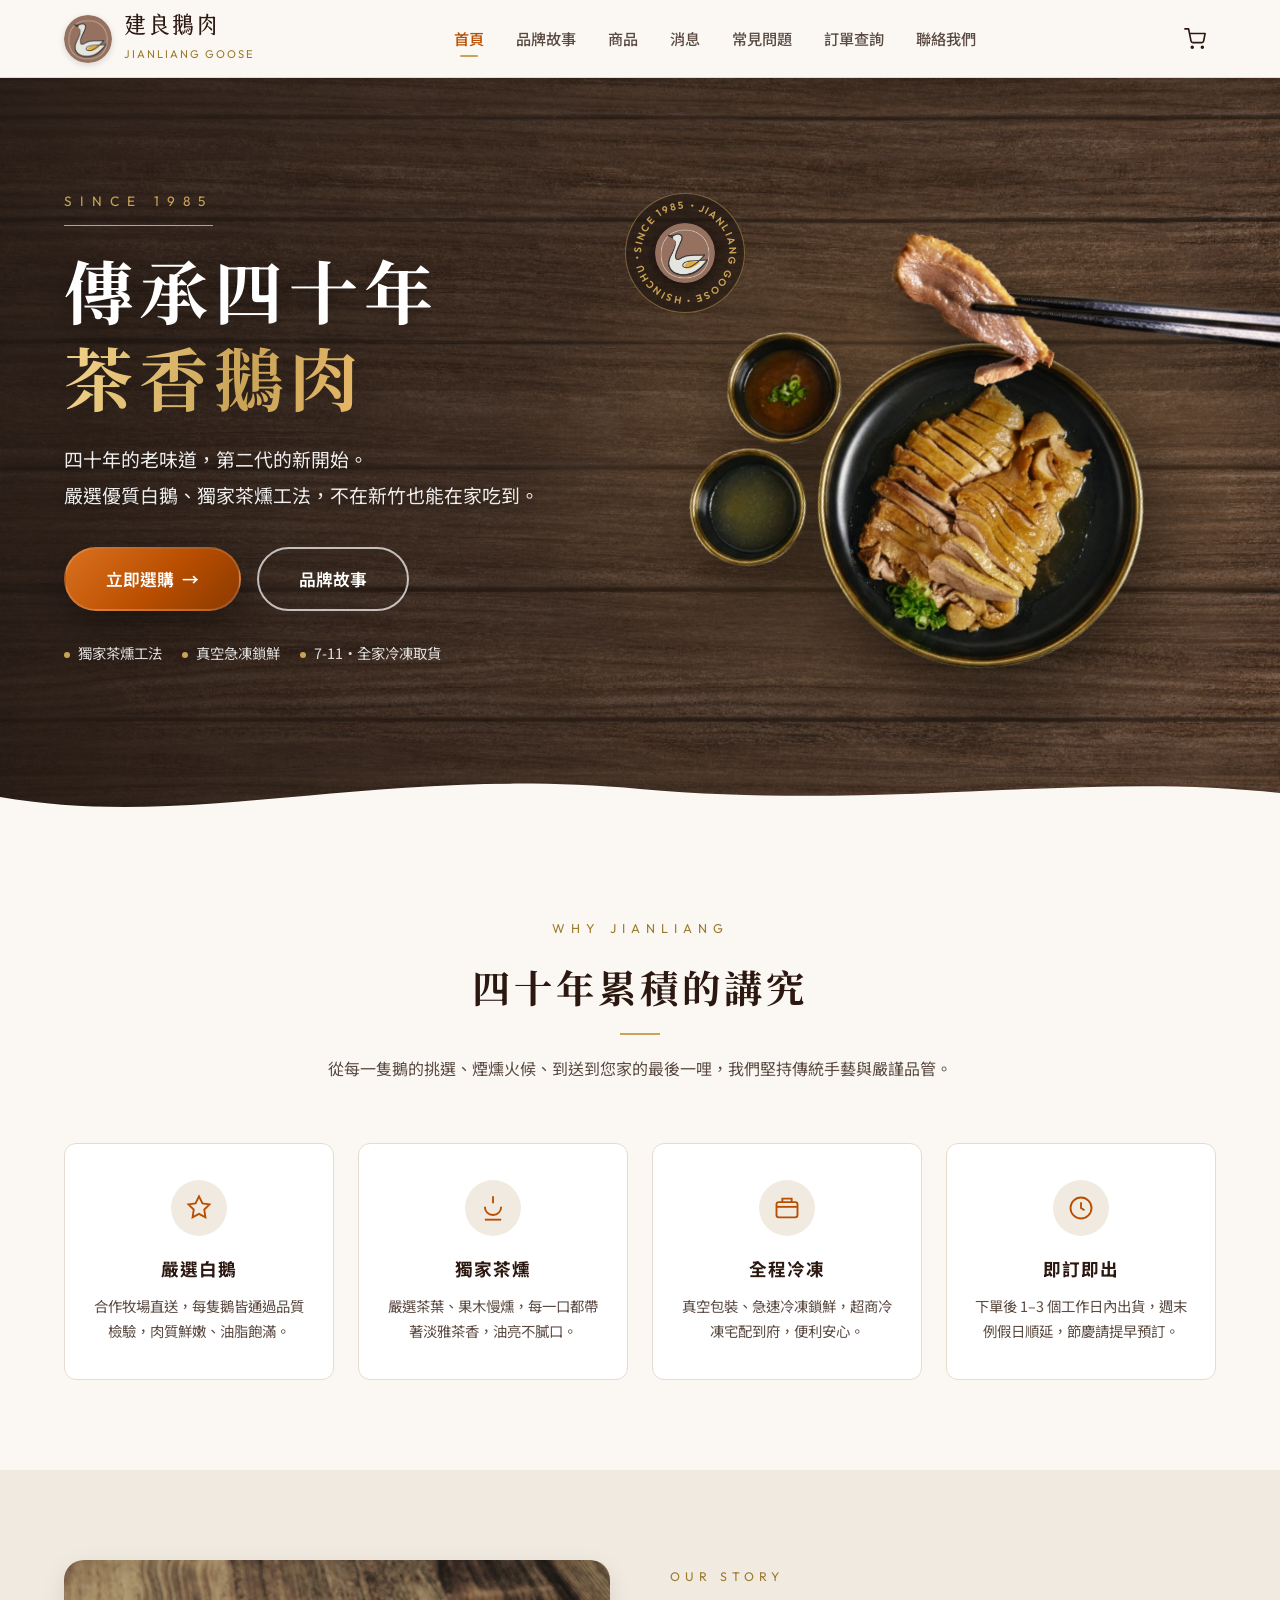
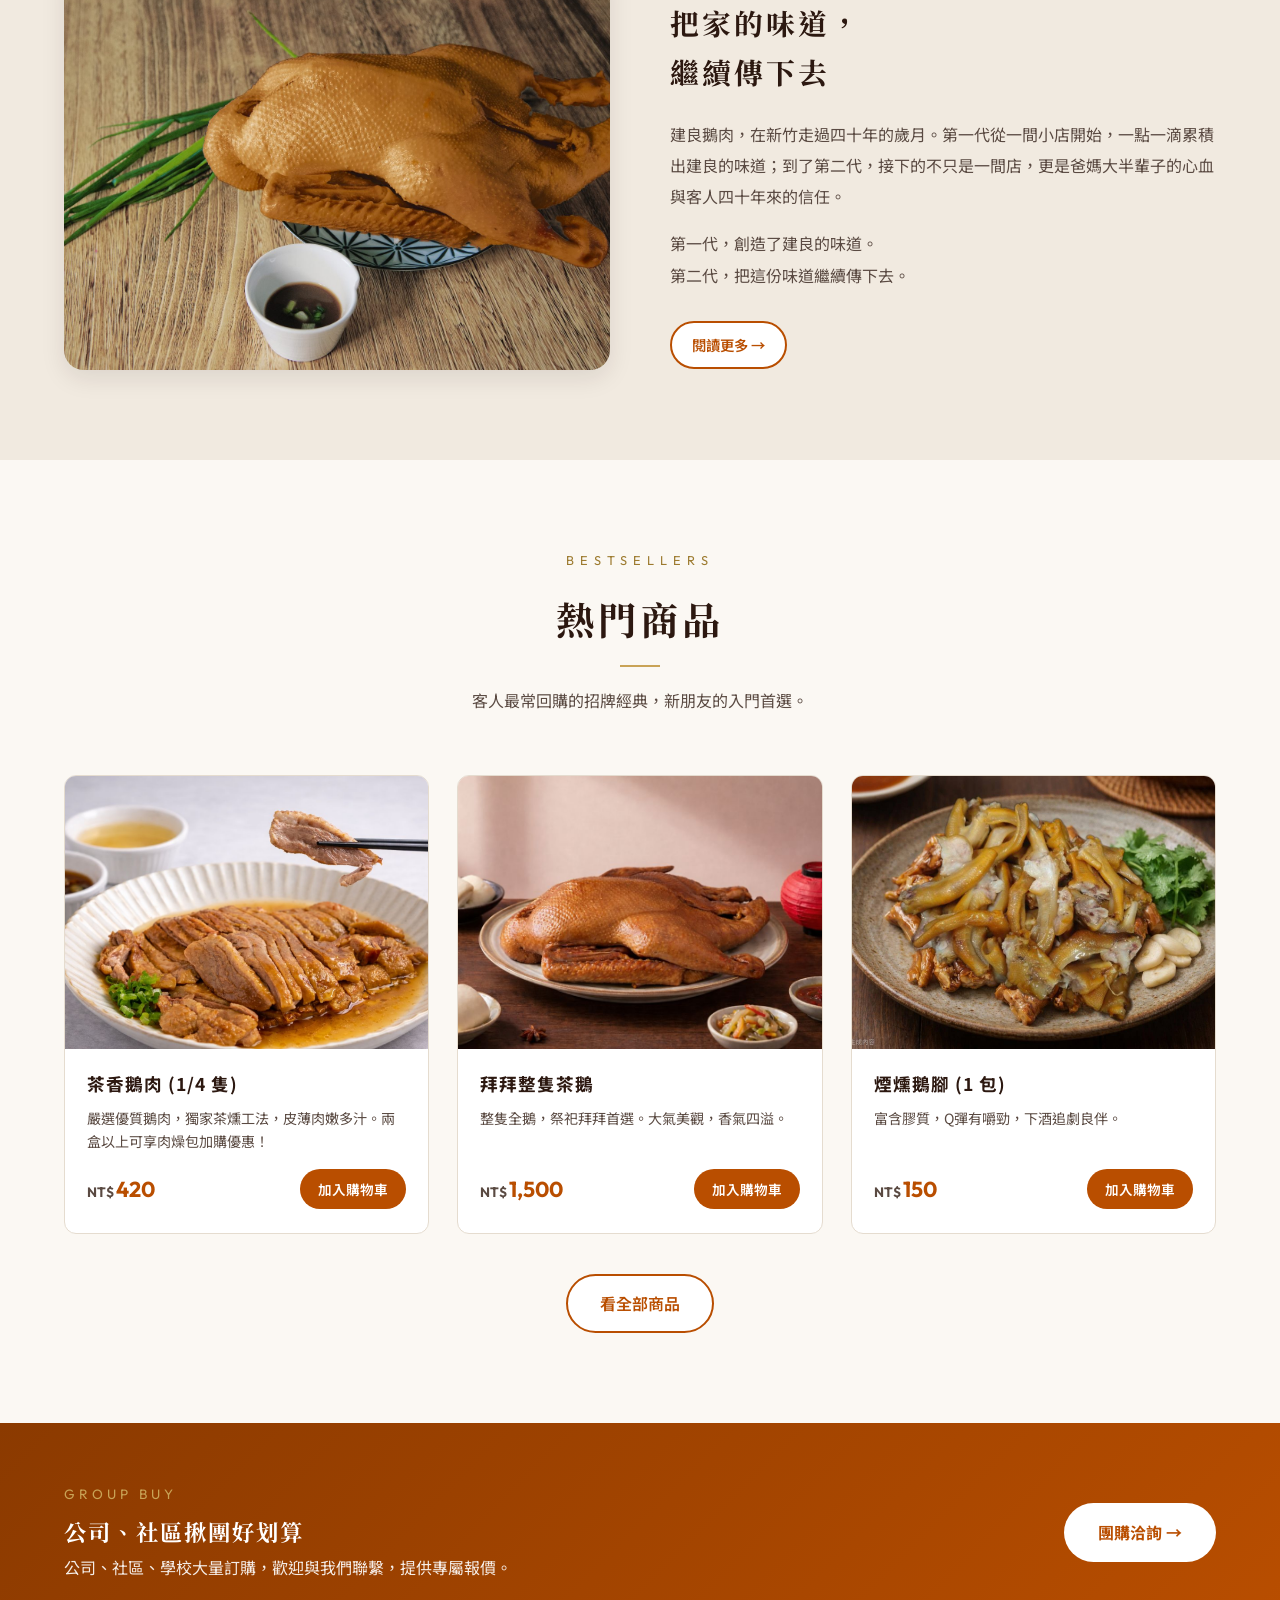
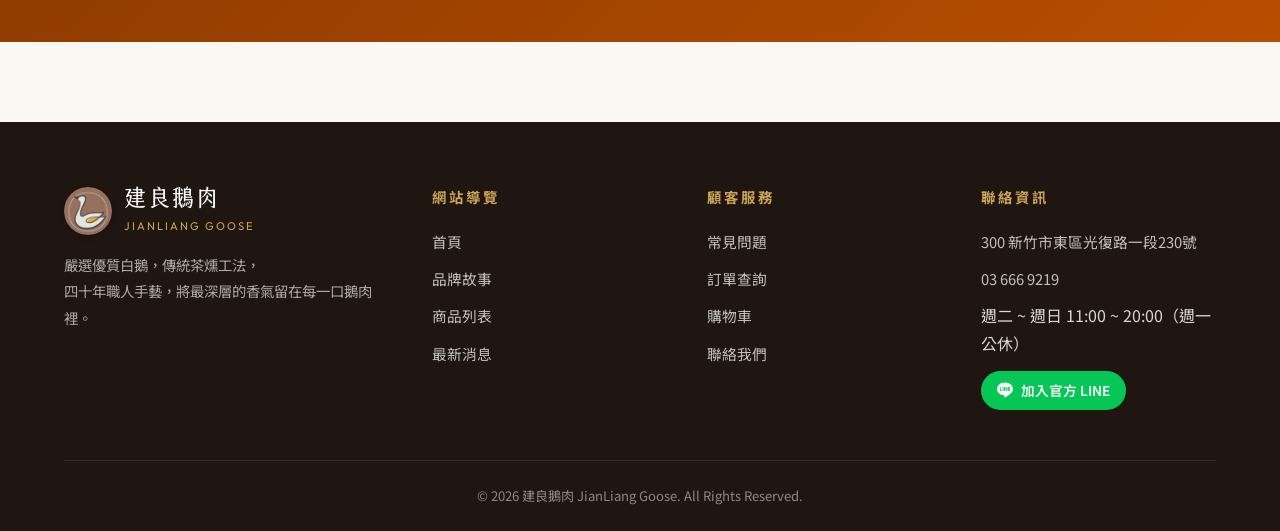
<file: index.html>
<!DOCTYPE html>
<html lang="zh-TW">
<head>
  <meta charset="UTF-8">
  <meta name="viewport" content="width=device-width, initial-scale=1.0">
  <title>建良鵝肉 JianLiang Goose｜傳承四十年的茶香鵝肉</title>
  <meta name="description" content="嚴選優質白鵝，傳統茶燻工法，四十年職人手藝。線上購買茶香鵝肉、煙燻鵝腳、鵝舌，超商冷凍宅配到家。">
  <link rel="preconnect" href="https://fonts.googleapis.com">
  <link rel="preconnect" href="https://fonts.gstatic.com" crossorigin>
  <link href="https://fonts.googleapis.com/css2?family=Noto+Sans+TC:wght@400;500;700&family=Noto+Serif+TC:wght@500;700&family=Outfit:wght@400;600;700&display=swap" rel="stylesheet">
  <link rel="stylesheet" href="css/style.css?v=8">
</head>
<body>
  <div id="siteHeader"></div>

  <!-- Hero -->
  <section class="hero">
    <div class="container hero-grid">
      <div class="hero-copy">
        <span class="eyebrow">SINCE 1985</span>
        <h1>傳承四十年<br><span class="hl">茶香鵝肉</span></h1>
        <p>
          四十年的老味道，第二代的新開始。<br>
          嚴選優質白鵝、獨家茶燻工法，不在新竹也能在家吃到。
        </p>
        <div class="hero-actions">
          <a href="products.html" class="btn btn-primary btn-lg">立即選購 <span class="arrow">→</span></a>
          <a href="about.html" class="btn btn-outline btn-lg">品牌故事</a>
        </div>
        <ul class="hero-points">
          <li>獨家茶燻工法</li>
          <li>真空急凍鎖鮮</li>
          <li>7-11・全家冷凍取貨</li>
        </ul>
      </div>
      <div class="hero-visual" aria-hidden="true">
        <div class="hero-steam"><span></span><span></span><span></span></div>
        <img src="images/hero_plate.png" alt="" class="hero-plate">
        <img src="hero_chopsticks.png?v=3" alt="" class="hero-chopsticks">
        <div class="hero-badge">
          <svg viewBox="0 0 120 120">
            <defs><path id="heroBadgePath" d="M60,60 m-44,0 a44,44 0 1,1 88,0 a44,44 0 1,1 -88,0"/></defs>
            <text><textPath href="#heroBadgePath" textLength="274" lengthAdjust="spacing">SINCE 1985 • JIANLIANG GOOSE • HSINCHU •</textPath></text>
          </svg>
          <img src="brand_logo.png" alt="">
        </div>
      </div>
    </div>
    <svg class="hero-wave" viewBox="0 0 1440 70" preserveAspectRatio="none" aria-hidden="true">
      <path d="M0,38 C220,72 420,6 720,30 C1000,52 1220,12 1440,34 L1440,70 L0,70 Z" fill="currentColor"/>
    </svg>
  </section>

  <!-- Highlights -->
  <section class="section">
    <div class="container">
      <div class="section-head">
        <span class="eyebrow">Why JianLiang</span>
        <h2>四十年累積的講究</h2>
        <p>從每一隻鵝的挑選、煙燻火候、到送到您家的最後一哩，我們堅持傳統手藝與嚴謹品管。</p>
      </div>
      <div class="highlights-grid">
        <div class="highlight-card">
          <div class="highlight-icon">
            <svg width="28" height="28" viewBox="0 0 24 24" fill="none" stroke="currentColor" stroke-width="1.6"><path d="M12 2l3 6 6 .9-4.5 4.4 1 6.7L12 17l-5.5 3 1-6.7L3 8.9 9 8z"/></svg>
          </div>
          <h3>嚴選白鵝</h3>
          <p>合作牧場直送，每隻鵝皆通過品質檢驗，肉質鮮嫩、油脂飽滿。</p>
        </div>
        <div class="highlight-card">
          <div class="highlight-icon">
            <svg width="28" height="28" viewBox="0 0 24 24" fill="none" stroke="currentColor" stroke-width="1.6"><path d="M12 2v6"/><path d="M5 11c0 4 3 7 7 7s7-3 7-7"/><path d="M5 22h14"/></svg>
          </div>
          <h3>獨家茶燻</h3>
          <p>嚴選茶葉、果木慢燻，每一口都帶著淡雅茶香，油亮不膩口。</p>
        </div>
        <div class="highlight-card">
          <div class="highlight-icon">
            <svg width="28" height="28" viewBox="0 0 24 24" fill="none" stroke="currentColor" stroke-width="1.6"><rect x="3" y="7" width="18" height="13" rx="2"/><path d="M3 11h18"/><path d="M8 7V4h8v3"/></svg>
          </div>
          <h3>全程冷凍</h3>
          <p>真空包裝、急速冷凍鎖鮮，超商冷凍宅配到府，便利安心。</p>
        </div>
        <div class="highlight-card">
          <div class="highlight-icon">
            <svg width="28" height="28" viewBox="0 0 24 24" fill="none" stroke="currentColor" stroke-width="1.6"><circle cx="12" cy="12" r="9"/><path d="M12 7v5l3 2"/></svg>
          </div>
          <h3>即訂即出</h3>
          <p>下單後 1–3 個工作日內出貨，週末例假日順延，節慶請提早預訂。</p>
        </div>
      </div>
    </div>
  </section>

  <!-- Story preview -->
  <section class="section section-alt">
    <div class="container">
      <div class="story-row">
        <div class="story-image">
          <img src="茶鵝.jpg" alt="茶香鵝肉">
        </div>
        <div class="story-text">
          <span class="eyebrow">Our Story</span>
          <h3>把家的味道，<br>繼續傳下去</h3>
          <p>建良鵝肉，在新竹走過四十年的歲月。第一代從一間小店開始，一點一滴累積出建良的味道；到了第二代，接下的不只是一間店，更是爸媽大半輩子的心血與客人四十年來的信任。</p>
          <p>第一代，創造了建良的味道。<br>第二代，把這份味道繼續傳下去。</p>
          <a href="about.html" class="btn btn-ghost btn-sm" style="margin-top:14px;">閱讀更多 →</a>
        </div>
      </div>
    </div>
  </section>

  <!-- Featured products -->
  <section class="section">
    <div class="container">
      <div class="section-head">
        <span class="eyebrow">Bestsellers</span>
        <h2>熱門商品</h2>
        <p>客人最常回購的招牌經典，新朋友的入門首選。</p>
      </div>
      <div class="product-grid" id="featuredGrid">
        <div style="grid-column: 1/-1; text-align:center; padding: 40px; color: var(--ink-mute);">
          <span class="spinner" style="border-color: rgba(0,0,0,.15); border-top-color: var(--primary);"></span>
          <p style="margin-top: 12px;">載入商品中...</p>
        </div>
      </div>
      <div style="text-align:center; margin-top: 40px;">
        <a href="products.html" class="btn btn-ghost">看全部商品</a>
      </div>
    </div>
  </section>

  <!-- Group buy CTA banner -->
  <section class="section-tight" style="background: linear-gradient(135deg, var(--primary-dark), var(--primary));">
    <div class="container" style="display:flex; align-items:center; justify-content:space-between; gap:24px; flex-wrap:wrap; color:white;">
      <div>
        <div style="font-family: var(--font-en); letter-spacing: 4px; color: var(--accent); font-size: 0.85rem; margin-bottom: 6px;">GROUP BUY</div>
        <h3 style="font-family: var(--font-serif); font-size: 1.4rem; letter-spacing: 2px;">公司、社區揪團好划算</h3>
        <p style="opacity: .9; margin-top: 4px;">公司、社區、學校大量訂購，歡迎與我們聯繫，提供專屬報價。</p>
      </div>
      <a href="contact.html" class="btn" style="background: white; color: var(--primary); font-weight: 700;">團購洽詢 →</a>
    </div>
  </section>

  <div id="siteFooter"></div>

  <script src="data.js"></script>
  <script src="js/main.js?v=3"></script>
  <script src="js/shop.js?v=3"></script>
  <script>
    (async function () {
      const data = await fetchShop();
      // 商品表沒有填分類（全部是 other）時，改列前 3 項商品
      let featured = data.products.filter(p => p.Category === 'main' || p.Category === 'snack');
      if (!featured.length) featured = data.products;
      featured = featured.slice(0, 3);
      const grid = document.getElementById('featuredGrid');
      if (!featured.length) {
        grid.innerHTML = '<div style="grid-column:1/-1; text-align:center; padding:40px; color: var(--ink-mute);">商品準備中…</div>';
        return;
      }
      grid.innerHTML = featured.map(renderProductCard).join('');
    })();
  </script>
</body>
</html>
</file>
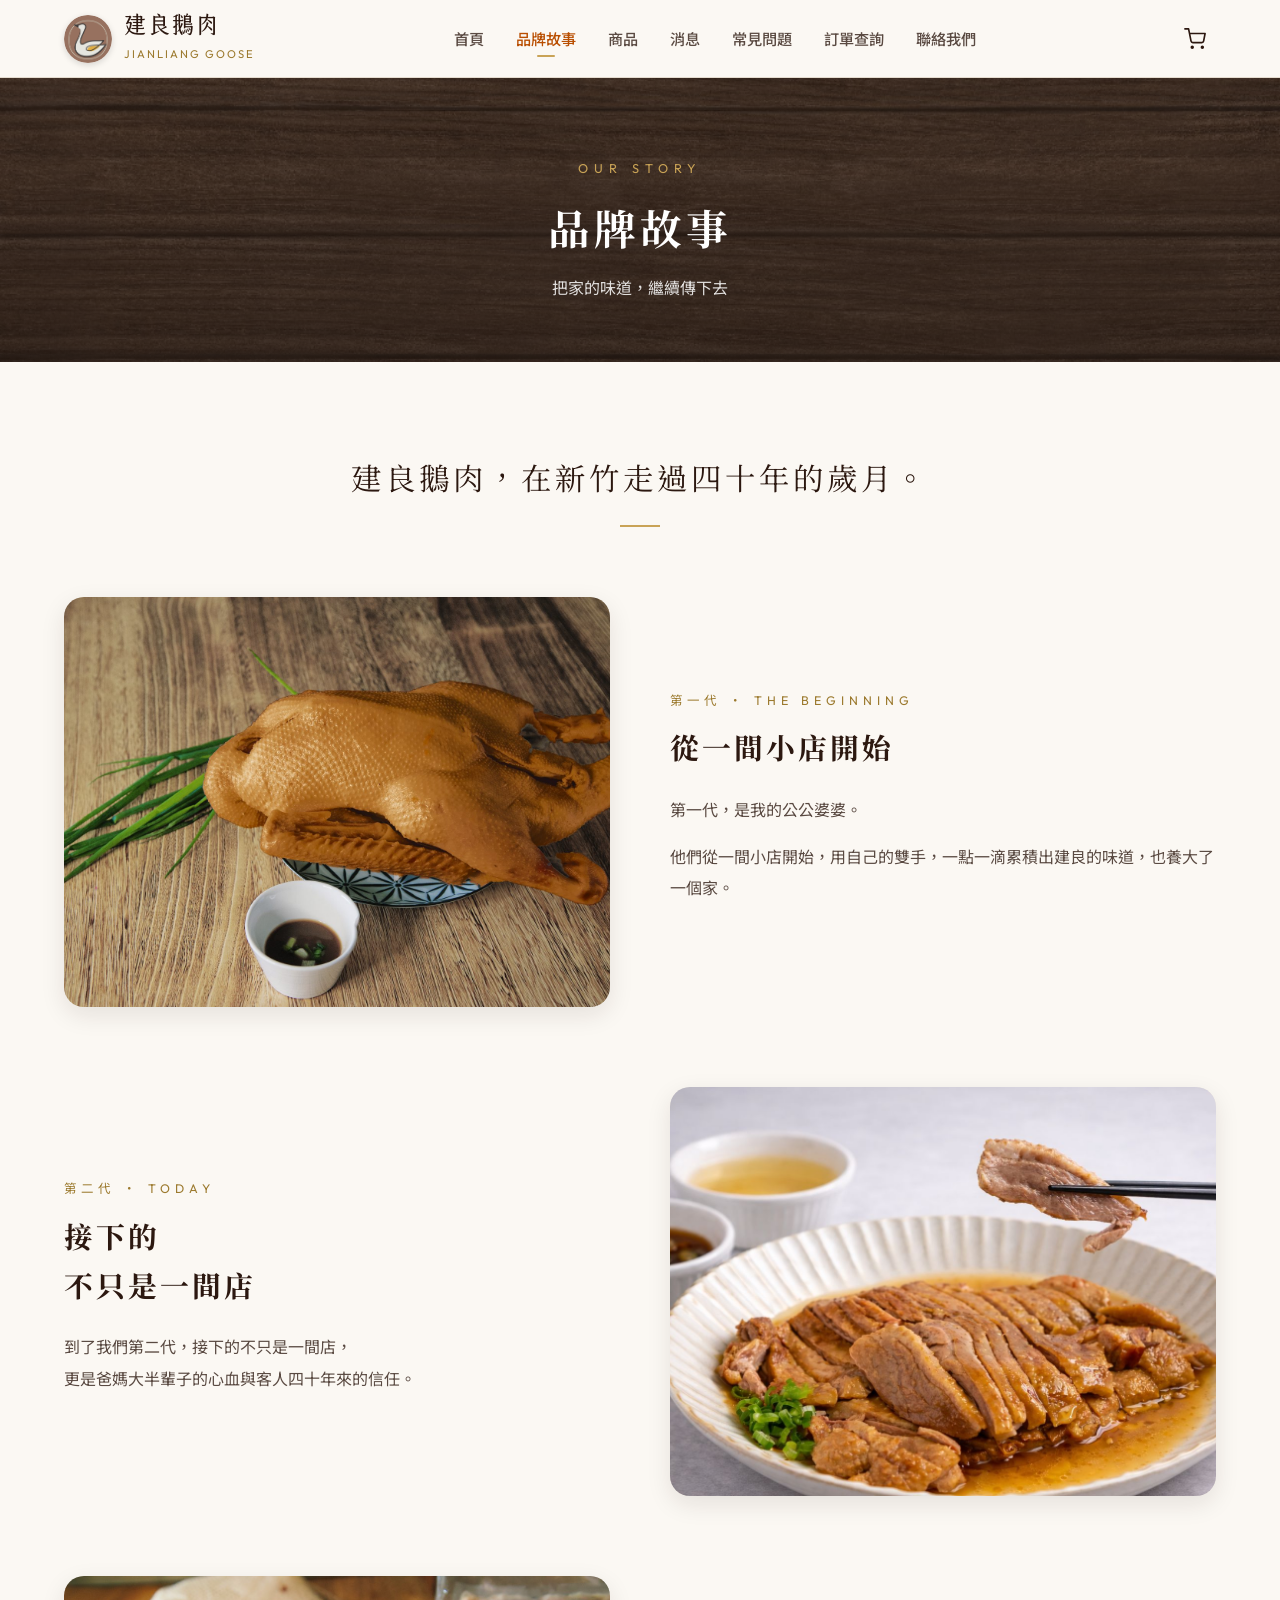
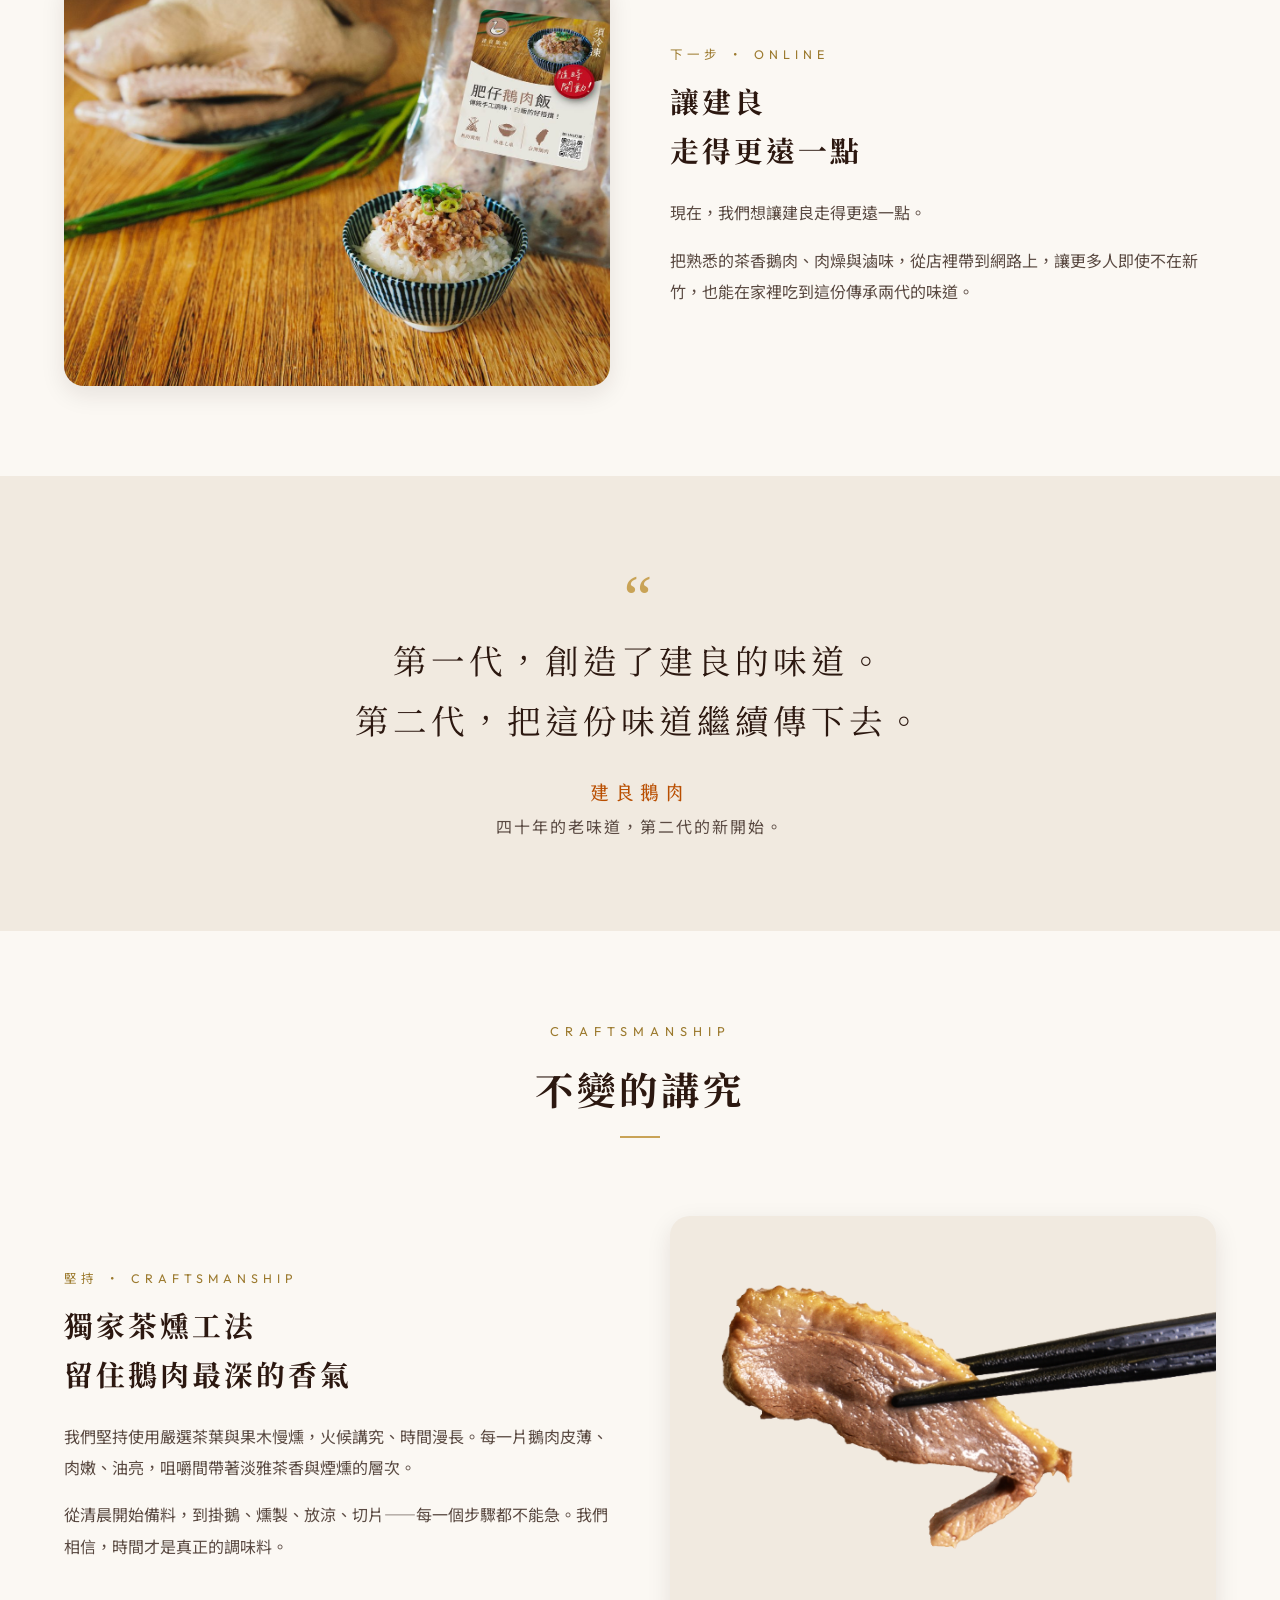
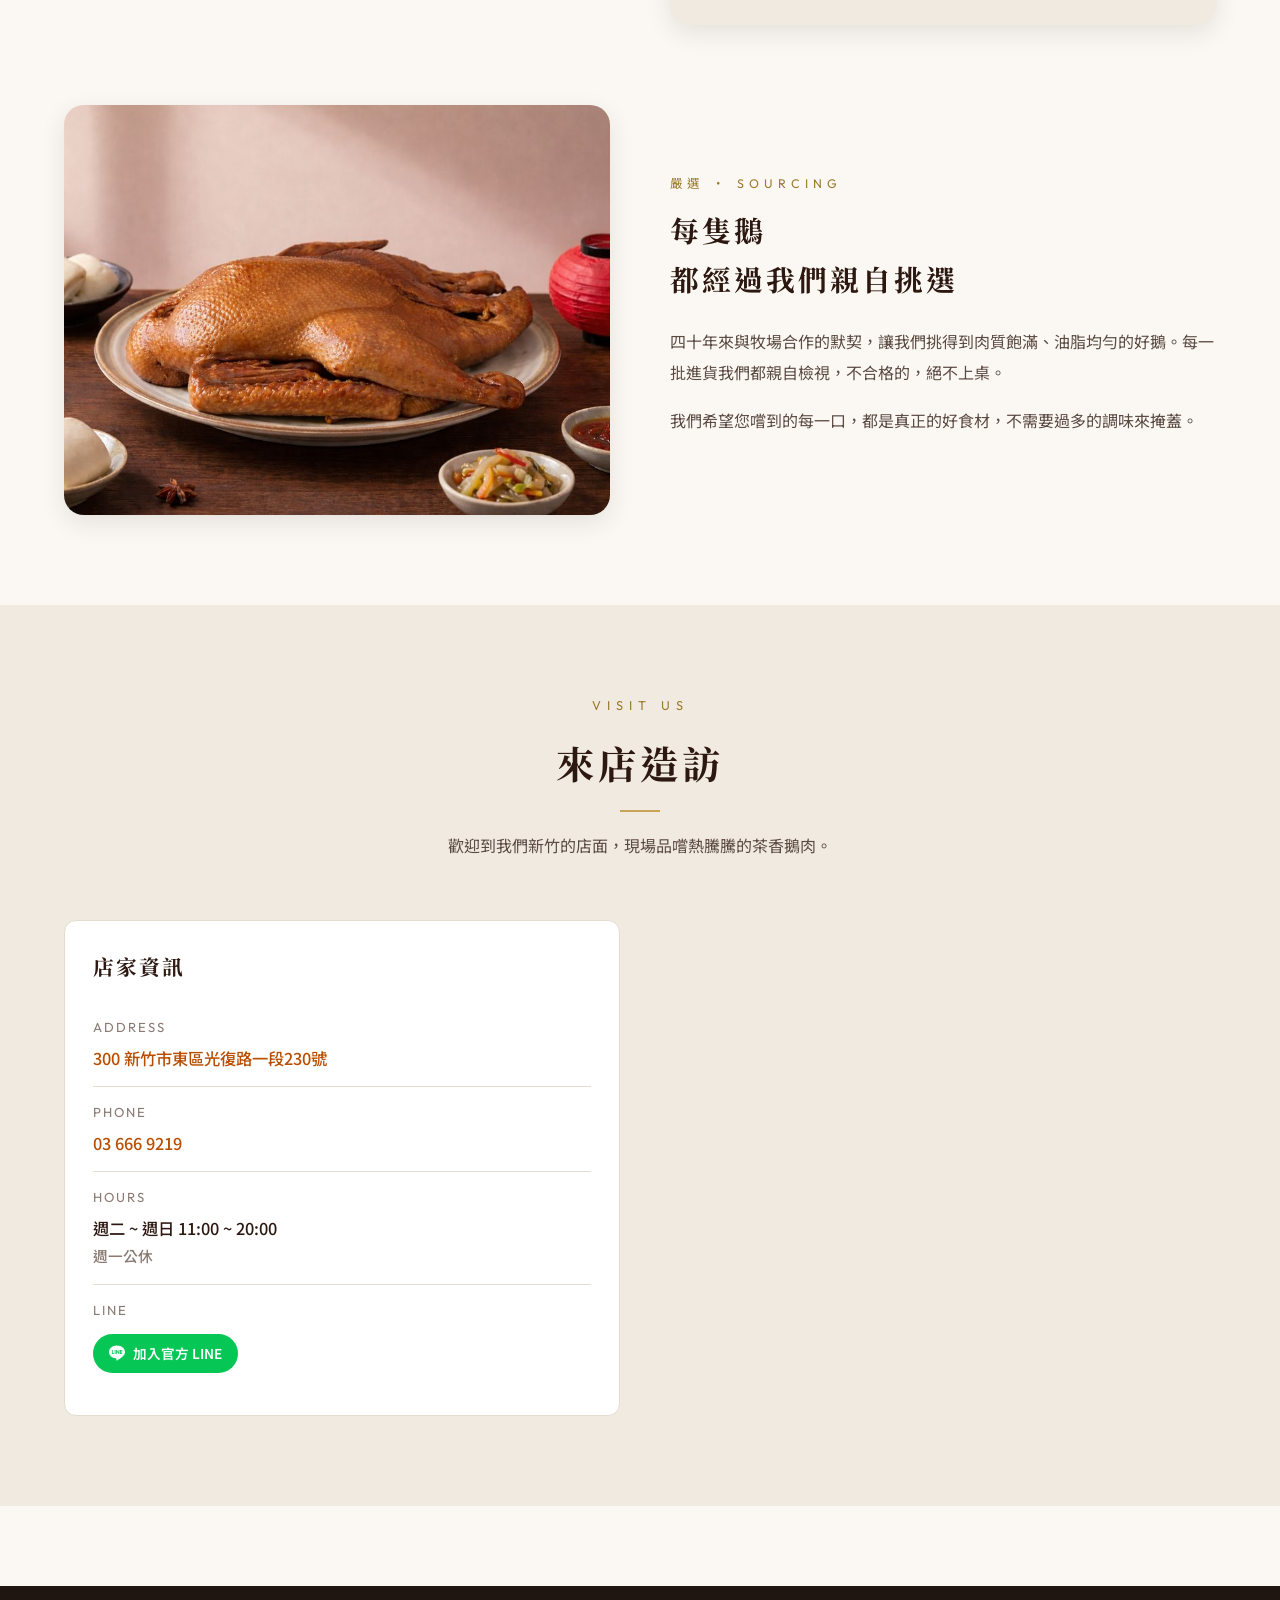
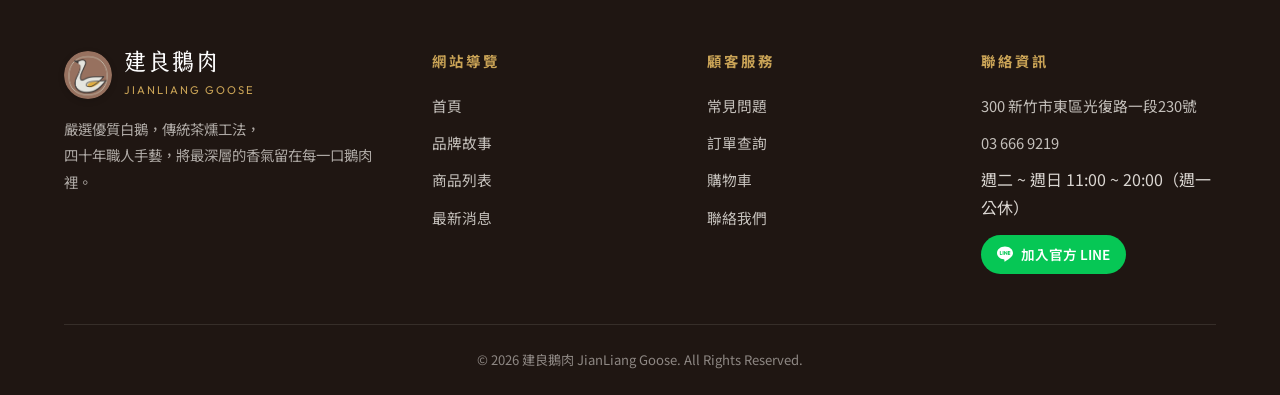
<file: about.html>
<!DOCTYPE html>
<html lang="zh-TW">
<head>
  <meta charset="UTF-8">
  <meta name="viewport" content="width=device-width, initial-scale=1.0">
  <title>品牌故事｜建良鵝肉</title>
  <meta name="description" content="建良鵝肉在新竹走過四十年。第一代從一間小店開始，創造了建良的味道；第二代把這份味道繼續傳下去——四十年的老味道，第二代的新開始。">
  <link rel="preconnect" href="https://fonts.googleapis.com">
  <link rel="preconnect" href="https://fonts.gstatic.com" crossorigin>
  <link href="https://fonts.googleapis.com/css2?family=Noto+Sans+TC:wght@400;500;700&family=Noto+Serif+TC:wght@500;700&family=Outfit:wght@400;600;700&display=swap" rel="stylesheet">
  <link rel="stylesheet" href="css/style.css?v=8">
</head>
<body>
  <div id="siteHeader"></div>

  <section class="page-header">
    <div class="eyebrow">Our Story</div>
    <h1>品牌故事</h1>
    <p>把家的味道，繼續傳下去</p>
  </section>

  <section class="section">
    <div class="container">

      <p class="story-lead">建良鵝肉，在新竹走過四十年的歲月。</p>

      <div class="story-row">
        <div class="story-image">
          <img src="茶鵝.jpg" alt="建良茶香鵝肉">
        </div>
        <div class="story-text">
          <span class="eyebrow">第一代 ・ The Beginning</span>
          <h3>從一間小店開始</h3>
          <p>第一代，是我的公公婆婆。</p>
          <p>他們從一間小店開始，用自己的雙手，一點一滴累積出建良的味道，也養大了一個家。</p>
        </div>
      </div>

      <div class="story-row reverse">
        <div class="story-image">
          <img src="images/goose-quarter.jpg" alt="切盤茶香鵝肉">
        </div>
        <div class="story-text">
          <span class="eyebrow">第二代 ・ Today</span>
          <h3>接下的<br>不只是一間店</h3>
          <p>到了我們第二代，接下的不只是一間店，<br>更是爸媽大半輩子的心血與客人四十年來的信任。</p>
        </div>
      </div>

      <div class="story-row">
        <div class="story-image">
          <img src="images/story-online.jpg" alt="冷凍包裝的肥仔鵝肉飯與鵝肉燥飯">
        </div>
        <div class="story-text">
          <span class="eyebrow">下一步 ・ Online</span>
          <h3>讓建良<br>走得更遠一點</h3>
          <p>現在，我們想讓建良走得更遠一點。</p>
          <p>把熟悉的茶香鵝肉、肉燥與滷味，從店裡帶到網路上，讓更多人即使不在新竹，也能在家裡吃到這份傳承兩代的味道。</p>
        </div>
      </div>

    </div>
  </section>

  <section class="section section-alt">
    <div class="container">
      <blockquote class="story-quote">
        <p>第一代，創造了建良的味道。<br>第二代，把這份味道繼續傳下去。</p>
        <footer><span class="brand">建良鵝肉</span>四十年的老味道，第二代的新開始。</footer>
      </blockquote>
    </div>
  </section>

  <section class="section">
    <div class="container">

      <div class="section-head">
        <span class="eyebrow">Craftsmanship</span>
        <h2>不變的講究</h2>
      </div>

      <div class="story-row reverse">
        <div class="story-image">
          <img src="images/craft-chopsticks.png" alt="茶燻鵝肉">
        </div>
        <div class="story-text">
          <span class="eyebrow">堅持 ・ Craftsmanship</span>
          <h3>獨家茶燻工法<br>留住鵝肉最深的香氣</h3>
          <p>我們堅持使用嚴選茶葉與果木慢燻，火候講究、時間漫長。每一片鵝肉皮薄、肉嫩、油亮，咀嚼間帶著淡雅茶香與煙燻的層次。</p>
          <p>從清晨開始備料，到掛鵝、燻製、放涼、切片——每一個步驟都不能急。我們相信，時間才是真正的調味料。</p>
        </div>
      </div>

      <div class="story-row">
        <div class="story-image">
          <img src="images/goose-whole.jpg" alt="嚴選白鵝">
        </div>
        <div class="story-text">
          <span class="eyebrow">嚴選 ・ Sourcing</span>
          <h3>每隻鵝<br>都經過我們親自挑選</h3>
          <p>四十年來與牧場合作的默契，讓我們挑得到肉質飽滿、油脂均勻的好鵝。每一批進貨我們都親自檢視，不合格的，絕不上桌。</p>
          <p>我們希望您嚐到的每一口，都是真正的好食材，不需要過多的調味來掩蓋。</p>
        </div>
      </div>

    </div>
  </section>

  <!-- Store info -->
  <section class="section section-alt">
    <div class="container">
      <div class="section-head">
        <span class="eyebrow">Visit Us</span>
        <h2>來店造訪</h2>
        <p>歡迎到我們新竹的店面，現場品嚐熱騰騰的茶香鵝肉。</p>
      </div>
      <div class="contact-grid">
        <div class="contact-info">
          <h2>店家資訊</h2>
          <div class="contact-block">
            <div class="label">Address</div>
            <div class="value"><a href="https://maps.google.com/?q=新竹市東區光復路一段230號" target="_blank">300 新竹市東區光復路一段230號</a></div>
          </div>
          <div class="contact-block">
            <div class="label">Phone</div>
            <div class="value"><a href="tel:036669219">03 666 9219</a></div>
          </div>
          <div class="contact-block">
            <div class="label">Hours</div>
            <div class="value">週二 ~ 週日 11:00 ~ 20:00<br><span style="color: var(--ink-mute); font-size: 0.92rem;">週一公休</span></div>
          </div>
          <div class="contact-block">
            <div class="label">LINE</div>
            <div class="value"><a href="https://lin.ee/uLbdSkD" target="_blank" class="footer-line" style="margin-top:6px;">
              <svg width="16" height="16" viewBox="0 0 24 24" fill="currentColor"><path d="M19.365 9.863c.349 0 .63.285.63.631 0 .345-.281.63-.63.63H17.61v1.125h1.755c.349 0 .63.283.63.63 0 .344-.281.629-.63.629h-2.386c-.345 0-.627-.285-.627-.629V8.108c0-.345.282-.63.63-.63h2.386c.346 0 .627.285.627.63 0 .349-.281.63-.63.63H17.61v1.125h1.755zm-3.855 3.016c0 .27-.174.51-.432.596-.064.021-.133.031-.199.031-.211 0-.391-.09-.51-.25l-2.443-3.317v2.94c0 .344-.279.629-.631.629-.346 0-.626-.285-.626-.629V8.108c0-.27.173-.51.43-.595.06-.023.136-.033.194-.033.195 0 .375.105.495.254l2.462 3.33V8.108c0-.345.282-.63.63-.63.345 0 .63.285.63.63v4.771zm-5.741 0c0 .344-.282.629-.631.629-.345 0-.627-.285-.627-.629V8.108c0-.345.282-.63.63-.63.346 0 .628.285.628.63v4.771zm-2.466.629H4.917c-.345 0-.63-.285-.63-.629V8.108c0-.345.285-.63.63-.63.348 0 .63.285.63.63v4.141h1.756c.348 0 .629.283.629.63 0 .344-.282.629-.629.629M24 10.314C24 4.943 18.615.572 12 .572S0 4.943 0 10.314c0 4.811 4.27 8.842 10.035 9.608.391.082.923.258 1.058.59.12.301.079.766.038 1.08l-.164 1.02c-.045.301-.24 1.186 1.049.645 1.291-.539 6.916-4.078 9.436-6.975C23.176 14.393 24 12.458 24 10.314"/></svg>
              加入官方 LINE
            </a></div>
          </div>
        </div>
        <div>
          <iframe class="contact-map"
            src="https://www.google.com/maps?q=%E6%96%B0%E7%AB%B9%E5%B8%82%E6%9D%B1%E5%8D%80%E5%85%89%E5%BE%A9%E8%B7%AF%E4%B8%80%E6%AE%B5230%E8%99%9F&output=embed"
            allowfullscreen loading="lazy"></iframe>
        </div>
      </div>
    </div>
  </section>

  <div id="siteFooter"></div>

  <script src="js/main.js?v=3"></script>
</body>
</html>
</file>
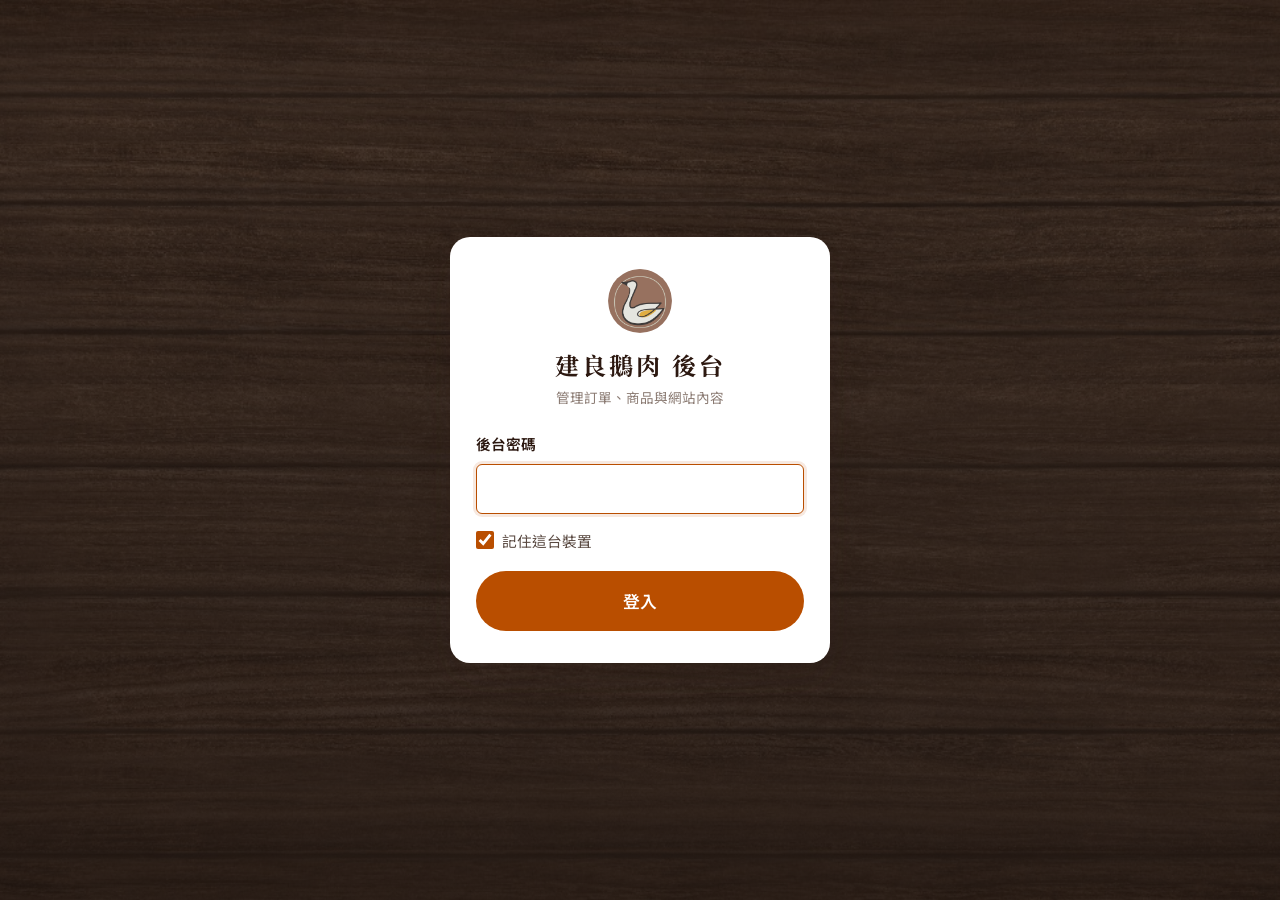
<file: admin.html>
<!DOCTYPE html>
<html lang="zh-TW">
<head>
  <meta charset="UTF-8">
  <meta name="viewport" content="width=device-width, initial-scale=1.0, viewport-fit=cover">
  <meta name="robots" content="noindex, nofollow">
  <title>後台管理｜建良鵝肉</title>
  <link rel="icon" href="brand_logo.png">
  <link rel="apple-touch-icon" href="brand_logo.png">
  <link rel="preconnect" href="https://fonts.googleapis.com">
  <link rel="preconnect" href="https://fonts.gstatic.com" crossorigin>
  <link href="https://fonts.googleapis.com/css2?family=Noto+Sans+TC:wght@400;500;700&family=Noto+Serif+TC:wght@500;700&family=Outfit:wght@400;600;700&display=swap" rel="stylesheet">
  <link rel="stylesheet" href="css/style.css?v=8">
  <link rel="stylesheet" href="css/admin.css?v=1">
</head>
<body class="admin-body">
  <div id="app">
    <div class="a-empty">讀取中…</div>
  </div>

  <script src="js/main.js?v=3"></script>
  <script src="js/shop.js?v=3"></script>
  <script src="js/admin.js?v=2"></script>
</body>
</html>
</file>
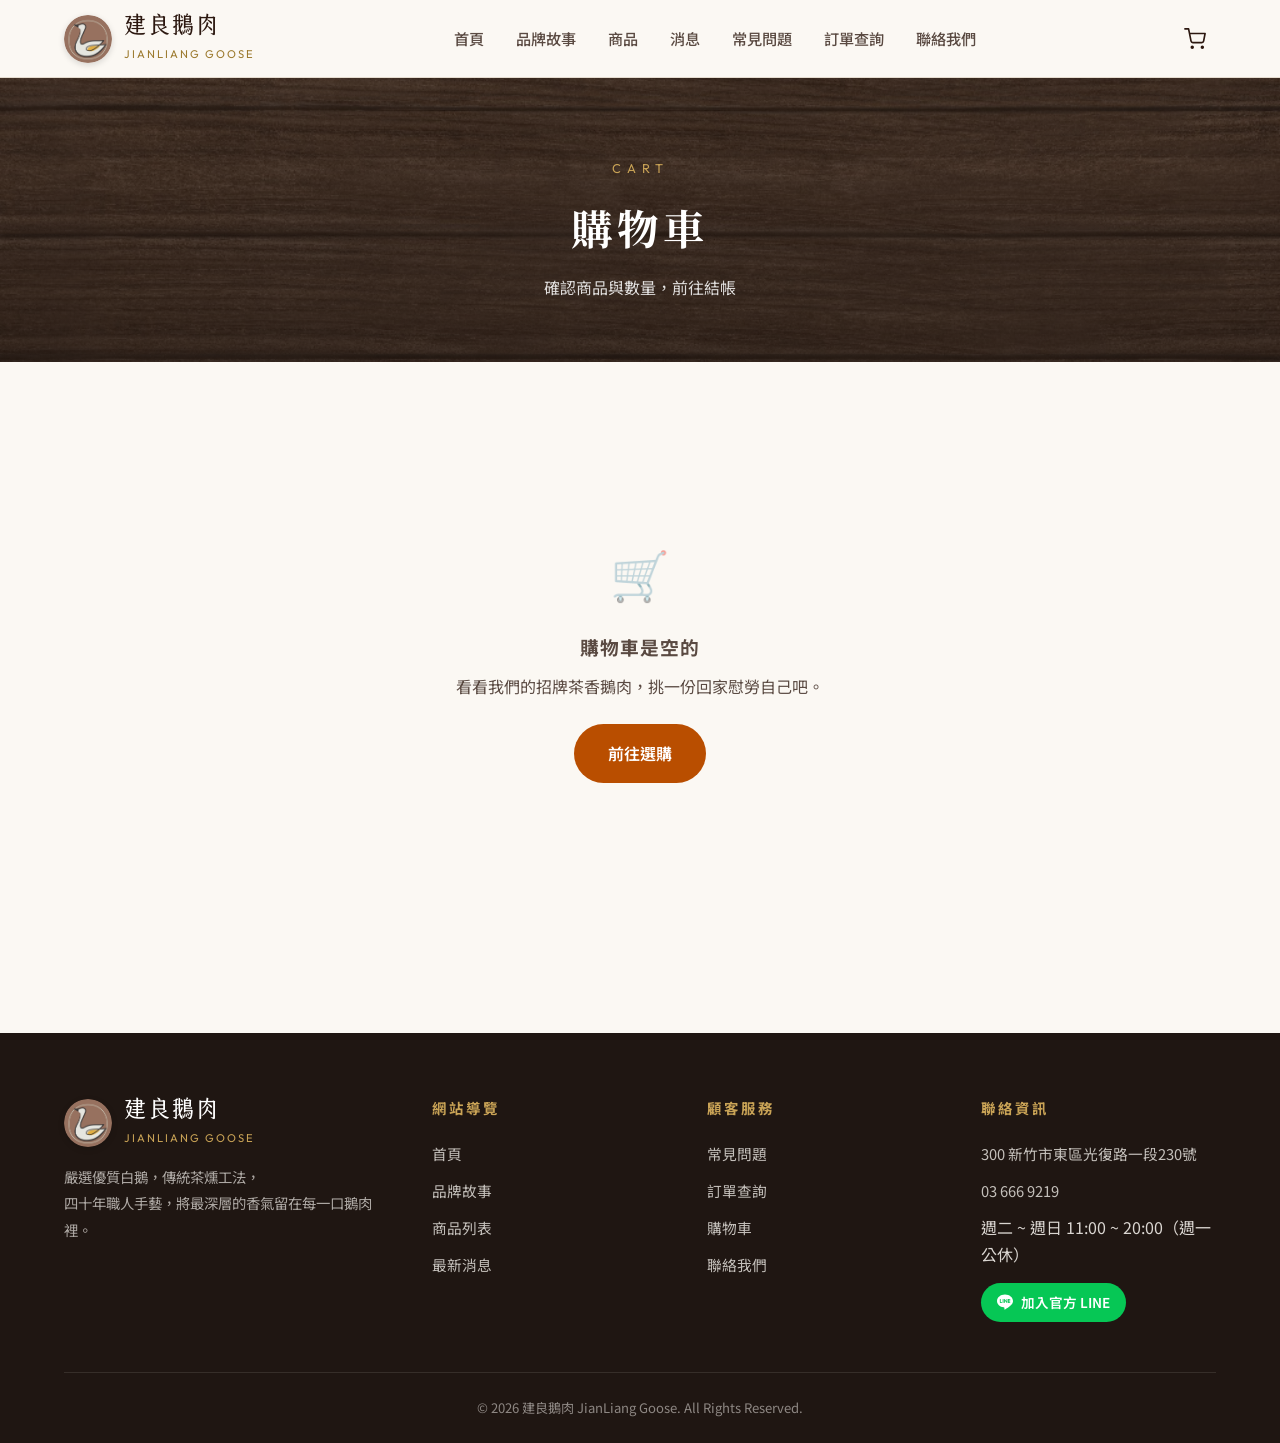
<file: cart.html>
<!DOCTYPE html>
<html lang="zh-TW">
<head>
  <meta charset="UTF-8">
  <meta name="viewport" content="width=device-width, initial-scale=1.0">
  <title>購物車｜建良鵝肉</title>
  <link rel="preconnect" href="https://fonts.googleapis.com">
  <link rel="preconnect" href="https://fonts.gstatic.com" crossorigin>
  <link href="https://fonts.googleapis.com/css2?family=Noto+Sans+TC:wght@400;500;700&family=Noto+Serif+TC:wght@500;700&family=Outfit:wght@400;600;700&display=swap" rel="stylesheet">
  <link rel="stylesheet" href="css/style.css?v=8">
</head>
<body>
  <div id="siteHeader"></div>

  <section class="page-header">
    <div class="eyebrow">Cart</div>
    <h1>購物車</h1>
    <p>確認商品與數量，前往結帳</p>
  </section>

  <section class="section">
    <div class="container">
      <div id="cartContent">
        <div style="text-align:center; padding: 60px; color: var(--ink-mute);">
          <span class="spinner" style="border-color: rgba(0,0,0,.15); border-top-color: var(--primary);"></span>
          <p style="margin-top: 12px;">載入中...</p>
        </div>
      </div>
    </div>
  </section>

  <div id="siteFooter"></div>

  <script src="data.js"></script>
  <script src="js/main.js?v=3"></script>
  <script src="js/shop.js?v=3"></script>
  <script>
    let allProducts = [];
    let shopSettings = {};

    function buildCartLines() {
      const cart = getCart();
      const lines = [];
      Object.entries(cart).forEach(([id, qty]) => {
        const p = findProduct(allProducts, id);
        if (!p) return;
        const unit = effectivePrice(p);
        lines.push({ p, qty: parseInt(qty) || 0, unit, lineTotal: unit * (parseInt(qty) || 0) });
      });
      return lines;
    }

    function calcTotals(lines) {
      const subTotal = lines.reduce((s, l) => s + l.lineTotal, 0);
      const threshold = parseFloat(shopSettings.shipping_threshold) || 3000;
      const shippingFee = parseFloat(shopSettings.shipping_fee) || 120;
      // Cart page assumes shipping; actual fee determined at checkout based on delivery method
      const ship = subTotal >= threshold ? 0 : shippingFee;
      return { subTotal, threshold, shippingFee, estShipping: ship, grandTotal: subTotal + ship };
    }

    function render() {
      const lines = buildCartLines();
      const root = document.getElementById('cartContent');

      if (!lines.length) {
        root.innerHTML = `
          <div class="empty-state">
            <div class="icon">🛒</div>
            <h3>購物車是空的</h3>
            <p>看看我們的招牌茶香鵝肉，挑一份回家慰勞自己吧。</p>
            <a href="products.html" class="btn btn-primary">前往選購</a>
          </div>`;
        return;
      }

      const t = calcTotals(lines);
      const remain = Math.max(0, t.threshold - t.subTotal);
      const note = remain > 0
        ? `再買 ${fmtPrice(remain)} 即享免運費（超商冷凍配送，現場自取永遠免運）`
        : `已享免運費！結帳時可選擇配送方式`;

      root.innerHTML = `
        <div class="cart-layout">
          <div class="cart-items" id="cartItems">
            ${lines.map(l => `
              <div class="cart-row" data-id="${l.p.ID}">
                <img class="thumb" src="${imagePath(l.p.Image)}" alt="${l.p.Name}" onerror="this.style.opacity=0.3">
                <div class="meta">
                  <h4><a href="product.html?id=${encodeURIComponent(l.p.ID)}" style="color:inherit;">${l.p.Name}</a></h4>
                  <div class="unit-price">單價 ${fmtPrice(l.unit)}</div>
                </div>
                <div class="qty-control">
                  <button type="button" data-act="dec">−</button>
                  <input type="number" value="${l.qty}" min="1" max="99" data-input>
                  <button type="button" data-act="inc">+</button>
                </div>
                <div class="line-total">${fmtPrice(l.lineTotal)}</div>
                <button class="remove-btn" data-act="remove" aria-label="移除">×</button>
              </div>
            `).join('')}
          </div>

          <aside class="cart-summary">
            <h3>訂單摘要</h3>
            <div class="summary-row"><span>商品小計</span><span>${fmtPrice(t.subTotal)}</span></div>
            <div class="summary-row"><span>預估運費</span><span>${t.estShipping === 0 ? '免運' : fmtPrice(t.estShipping)}</span></div>
            <div class="summary-row total"><span>預估總計</span><span>${fmtPrice(t.grandTotal)}</span></div>
            <div class="summary-note">${note}</div>
            <div style="margin-top: 18px; display: flex; flex-direction: column; gap: 10px;">
              <a href="checkout.html" class="btn btn-primary btn-block">前往結帳</a>
              <a href="products.html" class="btn btn-ghost btn-block">繼續選購</a>
            </div>
            <button onclick="if(confirm('清空購物車？')){clearCart();render();}" style="display:block; margin: 14px auto 0; color: var(--ink-mute); font-size: 0.85rem; background:none;">清空購物車</button>
          </aside>
        </div>
      `;

      // wire qty buttons
      root.querySelectorAll('.cart-row').forEach(row => {
        const id = row.dataset.id;
        const input = row.querySelector('[data-input]');
        row.querySelector('[data-act="dec"]').onclick = () => {
          let v = (parseInt(input.value) || 1) - 1;
          if (v <= 0) { removeFromCart(id); render(); return; }
          setCartItem(id, v); render();
        };
        row.querySelector('[data-act="inc"]').onclick = () => {
          let v = Math.min(99, (parseInt(input.value) || 1) + 1);
          setCartItem(id, v); render();
        };
        input.addEventListener('change', () => {
          let v = Math.min(99, Math.max(1, parseInt(input.value) || 1));
          setCartItem(id, v); render();
        });
        row.querySelector('[data-act="remove"]').onclick = () => {
          removeFromCart(id); render();
        };
      });
    }

    (async function () {
      const data = await fetchShop();
      allProducts = data.products;
      shopSettings = data.settings;
      render();
    })();
  </script>
</body>
</html>
</file>
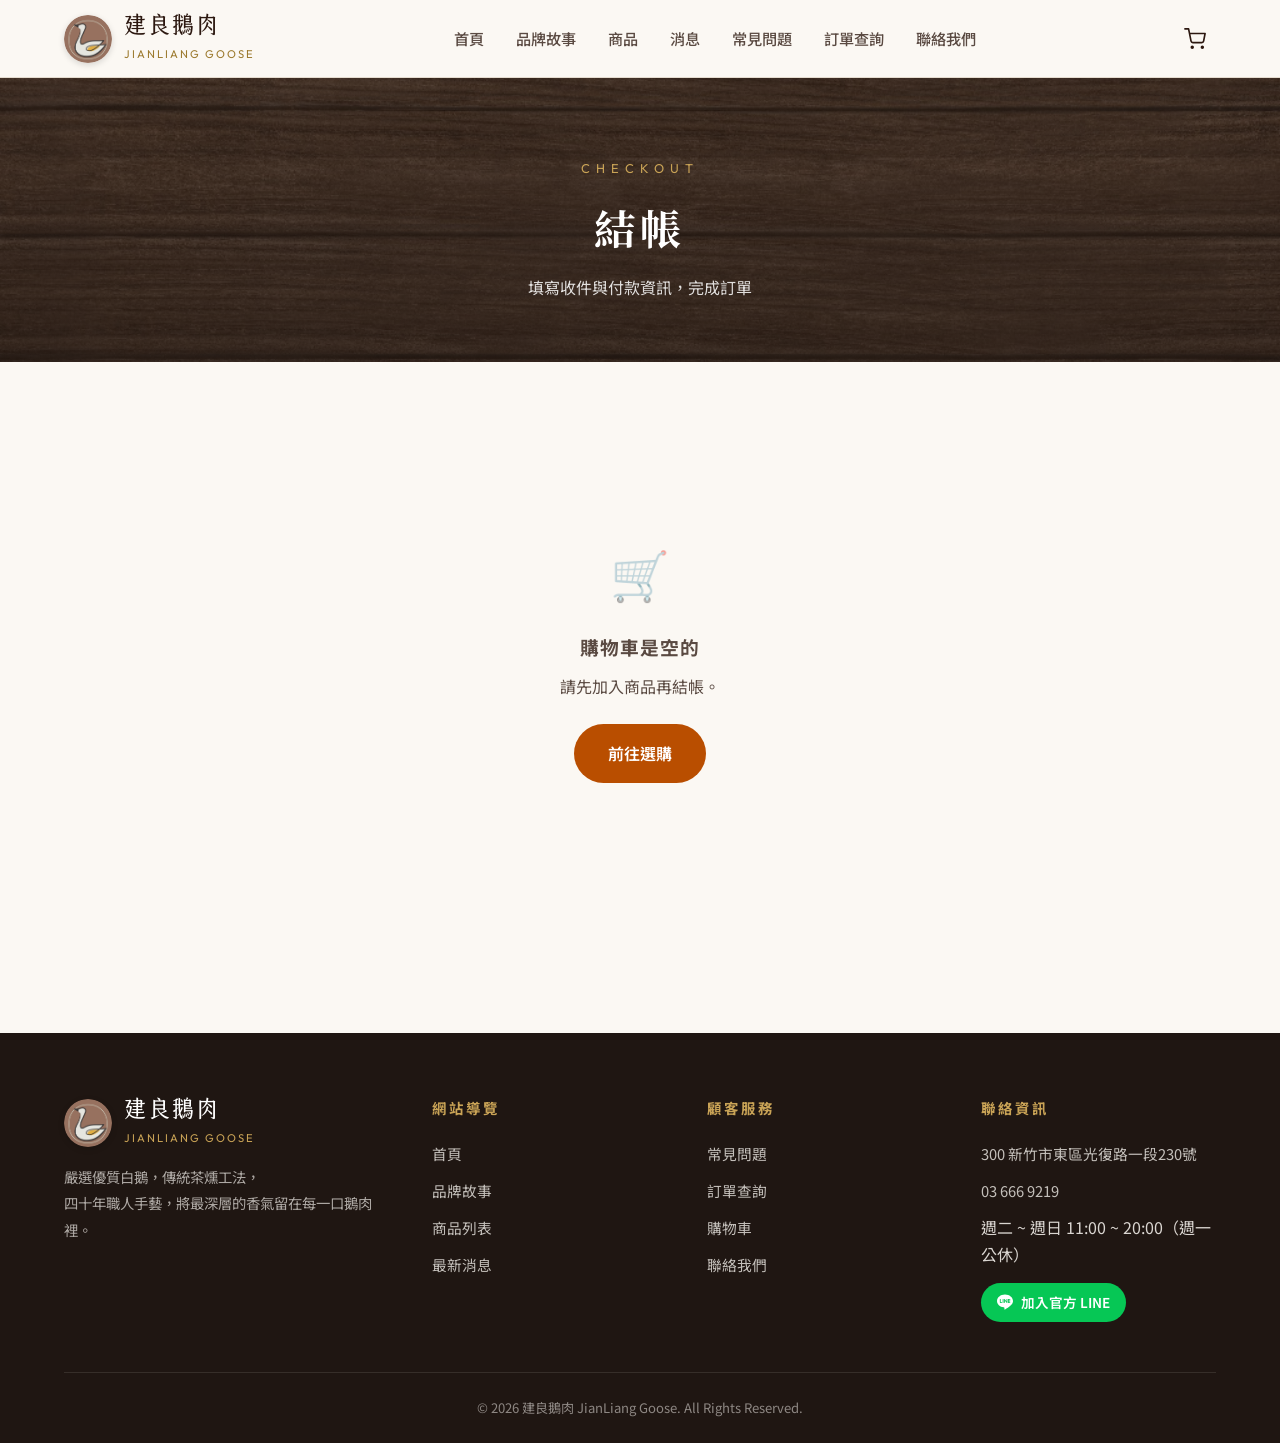
<file: checkout.html>
<!DOCTYPE html>
<html lang="zh-TW">
<head>
  <meta charset="UTF-8">
  <meta name="viewport" content="width=device-width, initial-scale=1.0">
  <title>結帳｜建良鵝肉</title>
  <link rel="preconnect" href="https://fonts.googleapis.com">
  <link rel="preconnect" href="https://fonts.gstatic.com" crossorigin>
  <link href="https://fonts.googleapis.com/css2?family=Noto+Sans+TC:wght@400;500;700&family=Noto+Serif+TC:wght@500;700&family=Outfit:wght@400;600;700&display=swap" rel="stylesheet">
  <link rel="stylesheet" href="css/style.css?v=8">
</head>
<body>
  <div id="siteHeader"></div>

  <section class="page-header">
    <div class="eyebrow">Checkout</div>
    <h1>結帳</h1>
    <p>填寫收件與付款資訊，完成訂單</p>
  </section>

  <section class="section">
    <div class="container">
      <div id="checkoutContent">
        <div style="text-align:center; padding: 60px; color: var(--ink-mute);">
          <span class="spinner" style="border-color: rgba(0,0,0,.15); border-top-color: var(--primary);"></span>
          <p style="margin-top: 12px;">載入中...</p>
        </div>
      </div>
    </div>
  </section>

  <div id="siteFooter"></div>

  <script src="data.js"></script>
  <script src="js/main.js?v=3"></script>
  <script src="js/shop.js?v=3"></script>
  <script src="js/cvs-picker.js?v=1"></script>
  <script>
    let allProducts = [];
    let shopSettings = {};
    let storePicker = null;

    // 付款資訊由後台「設定」頁管理；收款碼沒設定時，結帳頁就不顯示該付款方式
    function payConfig() {
      return {
        bankName: shopSetting(shopSettings, 'bank_name', '凱基銀行'),
        bankCode: shopSetting(shopSettings, 'bank_code', '809'),
        bankAccount: shopSetting(shopSettings, 'bank_account', '0005-95-3239840-6'),
        bankHolder: shopSetting(shopSettings, 'bank_holder', '林宛儒'),
        jkoQr: shopSetting(shopSettings, 'jko_qr', 'images/pay-jkopay.jpg'),
        linepayQr: shopSetting(shopSettings, 'linepay_qr', ''),
      };
    }

    function payQrHtml(src, label) {
      return `<img src="${escapeHtml(imagePath(src))}" alt="建良鵝肉 ${label} 收款 QR Code">`;
    }

    function numSetting(key, fallback) {
      const n = Number(shopSetting(shopSettings, key, ''));
      return shopSetting(shopSettings, key, '') !== '' && !isNaN(n) ? n : fallback;
    }

    function buildLines() {
      const cart = getCart();
      return Object.entries(cart).map(([id, qty]) => {
        const p = findProduct(allProducts, id);
        if (!p) return null;
        const unit = effectivePrice(p);
        return { p, qty: parseInt(qty) || 0, unit, lineTotal: unit * (parseInt(qty) || 0) };
      }).filter(Boolean);
    }

    function calcTotals(lines, deliveryMethod) {
      const subTotal = lines.reduce((s, l) => s + l.lineTotal, 0);
      const threshold = numSetting('shipping_threshold', 3000);
      const shippingFee = numSetting('shipping_fee', 120);
      let ship = 0;
      if (deliveryMethod === 'shipping') {
        ship = subTotal >= threshold ? 0 : shippingFee;
      }
      return { subTotal, threshold, shippingFee, ship, grandTotal: subTotal + ship };
    }

    function renderEmpty() {
      document.getElementById('checkoutContent').innerHTML = `
        <div class="empty-state">
          <div class="icon">🛒</div>
          <h3>購物車是空的</h3>
          <p>請先加入商品再結帳。</p>
          <a href="products.html" class="btn btn-primary">前往選購</a>
        </div>`;
    }

    function renderClosed() {
      const msg = shopSetting(shopSettings, 'closed_message', '') || '目前暫停接單，造成不便敬請見諒。';
      document.getElementById('checkoutContent').innerHTML = `
        <div class="empty-state">
          <div class="icon">🙏</div>
          <h3>目前暫停接單</h3>
          <p style="white-space: pre-line;">${escapeHtml(msg)}</p>
          <a href="https://lin.ee/uLbdSkD" target="_blank" class="btn btn-primary">LINE 詢問</a>
        </div>`;
    }

    function renderCheckout() {
      if (!shopIsOpen(shopSettings)) { renderClosed(); return; }
      const lines = buildLines();
      if (!lines.length) { renderEmpty(); return; }
      const pay = payConfig();

      document.getElementById('checkoutContent').innerHTML = `
        <form id="checkoutForm" class="cart-layout">
          <div>
            <!-- 訂購人資料 -->
            <div class="form-card">
              <h2>訂購人資料</h2>
              <div class="card-desc">我們會用此資料聯繫對帳與配送通知。</div>
              <div class="form-row">
                <div class="form-group">
                  <label class="form-label">姓名 <span class="required">*</span></label>
                  <input type="text" class="form-input" id="customerName" required placeholder="王小明">
                </div>
                <div class="form-group">
                  <label class="form-label">手機 <span class="required">*</span></label>
                  <input type="tel" class="form-input" id="customerPhone" required placeholder="0912-345-678" pattern="[0-9\\-\\s]{8,}">
                </div>
              </div>
              <div class="form-group">
                <label class="form-label">Email（選填，將用於寄送收據）</label>
                <input type="email" class="form-input" id="customerEmail" placeholder="example@mail.com">
              </div>
            </div>

            <!-- 取貨方式 -->
            <div class="form-card">
              <h2>取貨方式</h2>
              <div class="card-desc">超商冷凍店到店免低溫運費，現場自取免運。</div>
              <div class="radio-group">
                <label class="radio-tile selected" data-delivery="shipping">
                  <input type="radio" name="deliveryMethod" value="shipping" checked>
                  <div class="tile-text">
                    <div class="tile-title">超商冷凍店到店</div>
                    <div class="tile-sub">7-11 / 全家 ・ 滿 ${numSetting('shipping_threshold', 3000).toLocaleString()} 免運</div>
                  </div>
                </label>
                <label class="radio-tile" data-delivery="self">
                  <input type="radio" name="deliveryMethod" value="self">
                  <div class="tile-text">
                    <div class="tile-title">現場自取</div>
                    <div class="tile-sub">新竹光復路門市 ・ 永遠免運</div>
                  </div>
                </label>
              </div>

              <!-- 超商配送資訊 -->
              <div id="shippingFields" style="margin-top: 18px;">
                <div class="form-group">
                  <label class="form-label">超商系統</label>
                  <div class="radio-group">
                    <label class="radio-tile selected" data-store="familymart" style="flex: 1;">
                      <input type="radio" name="storeType" value="familymart" checked>
                      <div class="tile-text">
                        <div class="tile-title">全家 FamilyMart</div>
                      </div>
                    </label>
                    <label class="radio-tile" data-store="711" style="flex: 1;">
                      <input type="radio" name="storeType" value="711">
                      <div class="tile-text">
                        <div class="tile-title">7-11</div>
                      </div>
                    </label>
                  </div>
                </div>
                <div class="form-group store-picker" id="storePicker"></div>
                <div class="form-group">
                  <label class="form-label">收件人姓名（如同訂購人可留空）</label>
                  <input type="text" class="form-input" id="receiverName" placeholder="同訂購人">
                </div>
              </div>

              <!-- 自取資訊 -->
              <div id="selfFields" style="margin-top: 18px; display: none;">
                <div class="form-group">
                  <label class="form-label">預計自取時間 <span class="required">*</span></label>
                  <input type="text" class="form-input" id="pickupTime" placeholder="例如：3/15 下午3點、週六傍晚">
                  <div class="form-help">📍 自取地點：300 新竹市東區光復路一段230號</div>
                </div>
              </div>
            </div>

            <!-- 付款方式 -->
            <div class="form-card">
              <h2>付款方式</h2>
              <div class="card-desc">本店採先付款、後出貨，超商取貨不提供貨到付款。付款後請填寫下方資訊，我們確認款項後就會安排出貨。</div>
              <div class="radio-group">
                <label class="radio-tile selected" data-payment="atm">
                  <input type="radio" name="paymentMethod" value="atm" checked>
                  <div class="tile-text">
                    <div class="tile-title">ATM 轉帳</div>
                    <div class="tile-sub">${escapeHtml(pay.bankName)} ・ 轉帳後填寫末 5 碼</div>
                  </div>
                </label>
                ${pay.jkoQr ? `
                <label class="radio-tile" data-payment="jko">
                  <input type="radio" name="paymentMethod" value="jko">
                  <div class="tile-text">
                    <div class="tile-title">街口支付</div>
                    <div class="tile-sub">掃描 QR Code 付款</div>
                  </div>
                </label>` : ''}
                ${pay.linepayQr ? `
                <label class="radio-tile" data-payment="linepay">
                  <input type="radio" name="paymentMethod" value="linepay">
                  <div class="tile-text">
                    <div class="tile-title">LINE Pay</div>
                    <div class="tile-sub">掃描 QR Code 付款</div>
                  </div>
                </label>` : ''}
              </div>

              <!-- ATM info -->
              <div id="atmFields" style="margin-top: 18px;">
                <div class="payment-info-box">
                  <div><strong>🏦 ${escapeHtml(pay.bankName)}（代碼 ${escapeHtml(pay.bankCode)}）</strong></div>
                  <div class="account-row">
                    <span>帳號：</span>
                    <span class="account-num" id="bankAcc">${escapeHtml(pay.bankAccount)}</span>
                    <button type="button" class="copy-btn" data-copy-account>📋 複製</button>
                  </div>
                  <div>戶名：<strong>${escapeHtml(pay.bankHolder)}</strong></div>
                </div>
                <div class="form-row" style="margin-top: 14px;">
                  <div class="form-group">
                    <label class="form-label">轉帳帳號末 5 碼 <span class="required">*</span></label>
                    <input type="text" class="form-input" id="atmLast5" placeholder="12345" maxlength="5" pattern="[0-9]{5}">
                  </div>
                  <div class="form-group">
                    <label class="form-label">轉帳日期 <span class="required">*</span></label>
                    <input type="date" class="form-input" id="atmDate">
                  </div>
                </div>
              </div>

              <!-- 街口支付 -->
              <div id="jkoFields" style="margin-top: 18px; display: none;">
                <div class="payment-info-box pay-qr">
                  ${pay.jkoQr ? payQrHtml(pay.jkoQr, '街口支付') : ''}
                  <div>
                    <div><strong>📱 街口支付</strong></div>
                    <div>請掃描 QR Code，或截圖後於街口 APP 內掃描完成付款。</div>
                  </div>
                </div>
                <div class="form-row" style="margin-top: 14px;">
                  <div class="form-group">
                    <label class="form-label">街口帳號 / 暱稱 <span class="required">*</span></label>
                    <input type="text" class="form-input" id="jkoAccount" placeholder="您的街口帳號或暱稱">
                  </div>
                  <div class="form-group">
                    <label class="form-label">付款日期 <span class="required">*</span></label>
                    <input type="date" class="form-input" id="jkoDate">
                  </div>
                </div>
              </div>

              <!-- LINE Pay -->
              <div id="linepayFields" style="margin-top: 18px; display: none;">
                <div class="payment-info-box pay-qr">
                  ${pay.linepayQr ? payQrHtml(pay.linepayQr, 'LINE Pay') : ''}
                  <div>
                    <div><strong>📱 LINE Pay</strong></div>
                    <div>請掃描 QR Code，或截圖後於 LINE Pay 內掃描完成付款。</div>
                  </div>
                </div>
                <div class="form-row" style="margin-top: 14px;">
                  <div class="form-group">
                    <label class="form-label">LINE 顯示名稱 <span class="required">*</span></label>
                    <input type="text" class="form-input" id="linepayName" placeholder="付款時的 LINE 名稱">
                  </div>
                  <div class="form-group">
                    <label class="form-label">付款日期 <span class="required">*</span></label>
                    <input type="date" class="form-input" id="linepayDate">
                  </div>
                </div>
              </div>
            </div>

            <!-- 訂單備註 -->
            <div class="form-card">
              <h2>訂單備註（選填）</h2>
              <div class="form-group">
                <textarea class="form-textarea" id="orderNote" placeholder="例如：收件人聯絡時段、特殊需求…"></textarea>
              </div>
            </div>
          </div>

          <!-- 訂單摘要 -->
          <aside class="cart-summary">
            <h3>訂單摘要</h3>
            <div class="summary-items-list" id="summaryItems"></div>
            <div class="checkout-summary-row"><span>商品小計</span><span id="sumSub">$0</span></div>
            <div class="checkout-summary-row"><span>運費</span><span id="sumShip">$0</span></div>
            <div class="checkout-summary-row total"><span>總計</span><span id="sumTotal">$0</span></div>
            <div class="summary-note" id="shipNote"></div>

            <div style="margin-top: 18px;">
              <button type="submit" class="btn btn-primary btn-block btn-lg" id="submitOrderBtn">確認下單</button>
              <a href="cart.html" style="display:block; text-align:center; margin-top: 12px; color: var(--ink-mute); font-size: 0.9rem;">← 回購物車</a>
            </div>
            <div style="font-size: 0.78rem; color: var(--ink-mute); text-align: center; margin-top: 14px; line-height: 1.6;">
              送出訂單即代表您同意我們<br>使用您的資料進行訂單聯繫與核對。
            </div>
          </aside>
        </form>
      `;

      // Wire up the form
      wireForm(lines);
    }

    function wireForm(lines) {
      // Radio tile selection
      function bindRadios(name, onChange) {
        document.querySelectorAll(`input[name="${name}"]`).forEach(r => {
          r.addEventListener('change', () => {
            document.querySelectorAll(`input[name="${name}"]`).forEach(rr => {
              const tile = rr.closest('.radio-tile');
              if (tile) tile.classList.toggle('selected', rr.checked);
            });
            if (onChange) onChange(r.value);
          });
        });
      }

      const shippingFields = document.getElementById('shippingFields');
      const selfFields = document.getElementById('selfFields');
      const payFields = {
        atm: document.getElementById('atmFields'),
        jko: document.getElementById('jkoFields'),
        linepay: document.getElementById('linepayFields'),
      };

      document.querySelector('[data-copy-account]').addEventListener('click', e => {
        copyToClipboard(payConfig().bankAccount, e.currentTarget);
      });

      storePicker = createCvsPicker(document.getElementById('storePicker'));
      storePicker.setChain(document.querySelector('input[name="storeType"]:checked').value);

      bindRadios('deliveryMethod', (v) => {
        shippingFields.style.display = v === 'shipping' ? '' : 'none';
        selfFields.style.display = v === 'self' ? '' : 'none';
        updateSummary();
      });
      bindRadios('storeType', (v) => storePicker.setChain(v));
      bindRadios('paymentMethod', (v) => {
        Object.entries(payFields).forEach(([k, el]) => { el.style.display = k === v ? '' : 'none'; });
      });

      // Render summary items
      const itemsHtml = lines.map(l => `
        <div class="summary-item"><span>${l.p.Name} × ${l.qty}</span><span>${fmtPrice(l.lineTotal)}</span></div>
      `).join('');
      document.getElementById('summaryItems').innerHTML = itemsHtml;

      function updateSummary() {
        const dm = (document.querySelector('input[name="deliveryMethod"]:checked') || {}).value || 'shipping';
        const t = calcTotals(lines, dm);
        document.getElementById('sumSub').textContent = fmtPrice(t.subTotal);
        document.getElementById('sumShip').textContent = t.ship === 0 ? '免運' : fmtPrice(t.ship);
        document.getElementById('sumTotal').textContent = fmtPrice(t.grandTotal);
        const remain = Math.max(0, t.threshold - t.subTotal);
        const note = dm === 'self'
          ? '現場自取免運費'
          : (remain > 0 ? `再買 ${fmtPrice(remain)} 即享免運費` : '已享免運費');
        document.getElementById('shipNote').textContent = note;
      }
      updateSummary();

      document.getElementById('checkoutForm').addEventListener('submit', (e) => {
        e.preventDefault();
        handleSubmit(lines);
      });
    }

    async function handleSubmit(lines) {
      const btn = document.getElementById('submitOrderBtn');
      const name = document.getElementById('customerName').value.trim();
      const phone = document.getElementById('customerPhone').value.trim();
      const email = document.getElementById('customerEmail').value.trim();
      const note = document.getElementById('orderNote').value.trim();
      const dm = document.querySelector('input[name="deliveryMethod"]:checked').value;
      const pm = document.querySelector('input[name="paymentMethod"]:checked').value;

      if (!name) { showToast('請填寫訂購人姓名', 'error'); return; }
      if (!phone || phone.replace(/\D/g, '').length < 8) { showToast('請填寫正確的手機號碼', 'error'); return; }

      let storeInfoFull = '';
      let pickupTime = '';
      let deliveryLabel = '';

      if (dm === 'shipping') {
        const picked = storePicker.getValue();
        if (!picked) { showToast('請選擇收件門市', 'error'); storePicker.focus(); return; }
        const storeType = document.querySelector('input[name="storeType"]:checked').value;
        const storeLabel = CVS_CHAINS[storeType].label;
        const storeText = picked.store
          ? `${picked.store.name} / ${picked.store.id} / ${picked.store.addr}`
          : picked.text;
        const receiver = document.getElementById('receiverName').value.trim();
        storeInfoFull = `${storeLabel} - ${storeText}` + (receiver ? `（收件人：${receiver}）` : '');
        deliveryLabel = '冷凍店到店';
      } else {
        pickupTime = document.getElementById('pickupTime').value.trim();
        if (!pickupTime) { showToast('請填寫預計自取時間', 'error'); return; }
        deliveryLabel = '現場自取';
      }

      let paymentInfo = '';
      let paymentLabel = '';
      if (pm === 'atm') {
        const last5 = document.getElementById('atmLast5').value.trim();
        const date = document.getElementById('atmDate').value;
        if (!/^\d{5}$/.test(last5)) { showToast('請填寫正確的轉帳末 5 碼', 'error'); return; }
        if (!date) { showToast('請填寫轉帳日期', 'error'); return; }
        paymentInfo = `帳號末5碼: ${last5}, 日期: ${date}`;
        paymentLabel = 'ATM轉帳';
      } else if (pm === 'jko') {
        const account = document.getElementById('jkoAccount').value.trim();
        const date = document.getElementById('jkoDate').value;
        if (!account) { showToast('請填寫您的街口帳號或暱稱', 'error'); return; }
        if (!date) { showToast('請填寫付款日期', 'error'); return; }
        paymentInfo = `街口帳號: ${account}, 日期: ${date}`;
        paymentLabel = '街口支付';
      } else {
        const lineName = document.getElementById('linepayName').value.trim();
        const date = document.getElementById('linepayDate').value;
        if (!lineName) { showToast('請填寫付款時的 LINE 顯示名稱', 'error'); return; }
        if (!date) { showToast('請填寫付款日期', 'error'); return; }
        paymentInfo = `LINE 名稱: ${lineName}, 日期: ${date}`;
        paymentLabel = 'LINE Pay';
      }

      const t = calcTotals(lines, dm);
      const itemsStr = lines.map(l => `${l.p.Name}x${l.qty}`).join(', ');
      const orderId = generateOrderId();

      const fullEmail = email ? `, Email: ${email}` : '';
      const fullNote = note + (email ? `\nEmail: ${email}` : '');

      const payload = {
        action: 'createOrder',
        orderId,
        groupLeader: '官網訂單',
        name,
        phone,
        items: itemsStr,
        totalAmount: t.subTotal,
        shippingFee: t.ship,
        grandTotal: t.grandTotal,
        paymentMethod: paymentLabel,
        paymentInfo,
        deliveryMethod: deliveryLabel,
        storeInfo: storeInfoFull,
        pickupTime,
        note: fullNote,
      };

      btn.disabled = true;
      btn.innerHTML = '<span class="spinner"></span> 送出中...';

      try {
        await submitOrderToGAS(payload);
        clearCart();
        renderSuccess(orderId, payload, t);
      } catch (err) {
        console.error(err);
        showToast('訂單送出失敗，請稍後再試或聯絡客服', 'error');
        btn.disabled = false;
        btn.innerHTML = '確認下單';
      }
    }

    function renderSuccess(orderId, payload, t) {
      const now = new Date();
      const lineMsg = `【我已下單】

📋 訂單編號：${orderId}
👤 訂購人：${payload.name}
📱 電話：${payload.phone}
🛒 訂購內容：${payload.items}
💰 總金額：${fmtPrice(t.grandTotal)}
💳 付款：${payload.paymentMethod}（${payload.paymentInfo}）
🚚 取貨：${payload.deliveryMethod}${payload.storeInfo ? ` - ${payload.storeInfo}` : ''}${payload.pickupTime ? `\n⏰ 預計自取：${payload.pickupTime}` : ''}`;

      const LINE_OA_ID = '@063ifost';
      const lineUrl = `https://line.me/R/oaMessage/${LINE_OA_ID}/?${encodeURIComponent(lineMsg)}`;

      document.getElementById('checkoutContent').innerHTML = `
        <div class="success-card">
          <div class="success-icon">✓</div>
          <h1>訂購完成！</h1>
          <p style="color: var(--ink-soft);">${now.toLocaleString('zh-TW', { hour12: false })} 訂單已送出</p>
          <div class="order-id">訂單編號 <span class="num">${orderId}</span></div>
          <p style="color: var(--ink-mute); font-size: 0.85rem;">之後用「手機號碼＋這個訂單編號」就能在訂單查詢頁看到出貨進度。</p>

          <div class="line-share-section" style="background: linear-gradient(135deg,#06c755,#00b548); padding: 18px; border-radius: var(--r-md); margin: 18px 0; color: white; box-shadow: 0 6px 18px rgba(6,199,85,.25);">
            <p style="margin-bottom: 12px;">📬 請傳送訂單給我們，方便後續對帳與聯繫</p>
            <a href="${lineUrl}" target="_blank" class="btn" style="background: white; color: #06c755; font-weight: 700;">
              傳送訂單給建良
            </a>
            <div style="font-size: 0.8rem; opacity: .85; margin-top: 8px;">尚未加好友？點擊後會引導加入</div>
          </div>

          <div class="success-meta">
            <div class="meta-line"><span class="label">訂購人</span><span class="value">${payload.name}</span></div>
            <div class="meta-line"><span class="label">總金額</span><span class="value" style="color: var(--primary); font-weight: 700;">${fmtPrice(t.grandTotal)}</span></div>
            <div class="meta-line"><span class="label">付款方式</span><span class="value">${payload.paymentMethod}<br><span style="color: var(--ink-mute); font-size: 0.85rem;">${payload.paymentInfo}</span></span></div>
            <div class="meta-line"><span class="label">取貨方式</span><span class="value">${payload.deliveryMethod}${payload.storeInfo ? '<br>' + payload.storeInfo : ''}${payload.pickupTime ? '<br>預計自取：' + payload.pickupTime : ''}</span></div>
            <div class="meta-line" style="display:block;"><span class="label" style="display:block; margin-bottom: 6px;">訂購內容</span><span class="value" style="text-align:left;">${payload.items.split(', ').map(s => '• ' + s).join('<br>')}</span></div>
          </div>

          <div style="background: #fff3cd; color: #856404; padding: 10px 14px; border-radius: var(--r-sm); display: inline-block; margin: 12px 0; font-size: 0.9rem;">
            📸 請截圖保存此畫面，方便後續對帳
          </div>

          <div style="margin-top: 24px; display: grid; grid-template-columns: 1fr 1fr; gap: 12px;">
            <a href="tracking.html" class="btn btn-ghost">查詢我的訂單</a>
            <a href="index.html" class="btn btn-primary">回到首頁</a>
          </div>
        </div>
      `;
      window.scrollTo({ top: 0, behavior: 'smooth' });
    }

    (async function () {
      const data = await fetchShop();
      allProducts = data.products;
      shopSettings = data.settings;
      renderCheckout();
    })();
  </script>
</body>
</html>
</file>
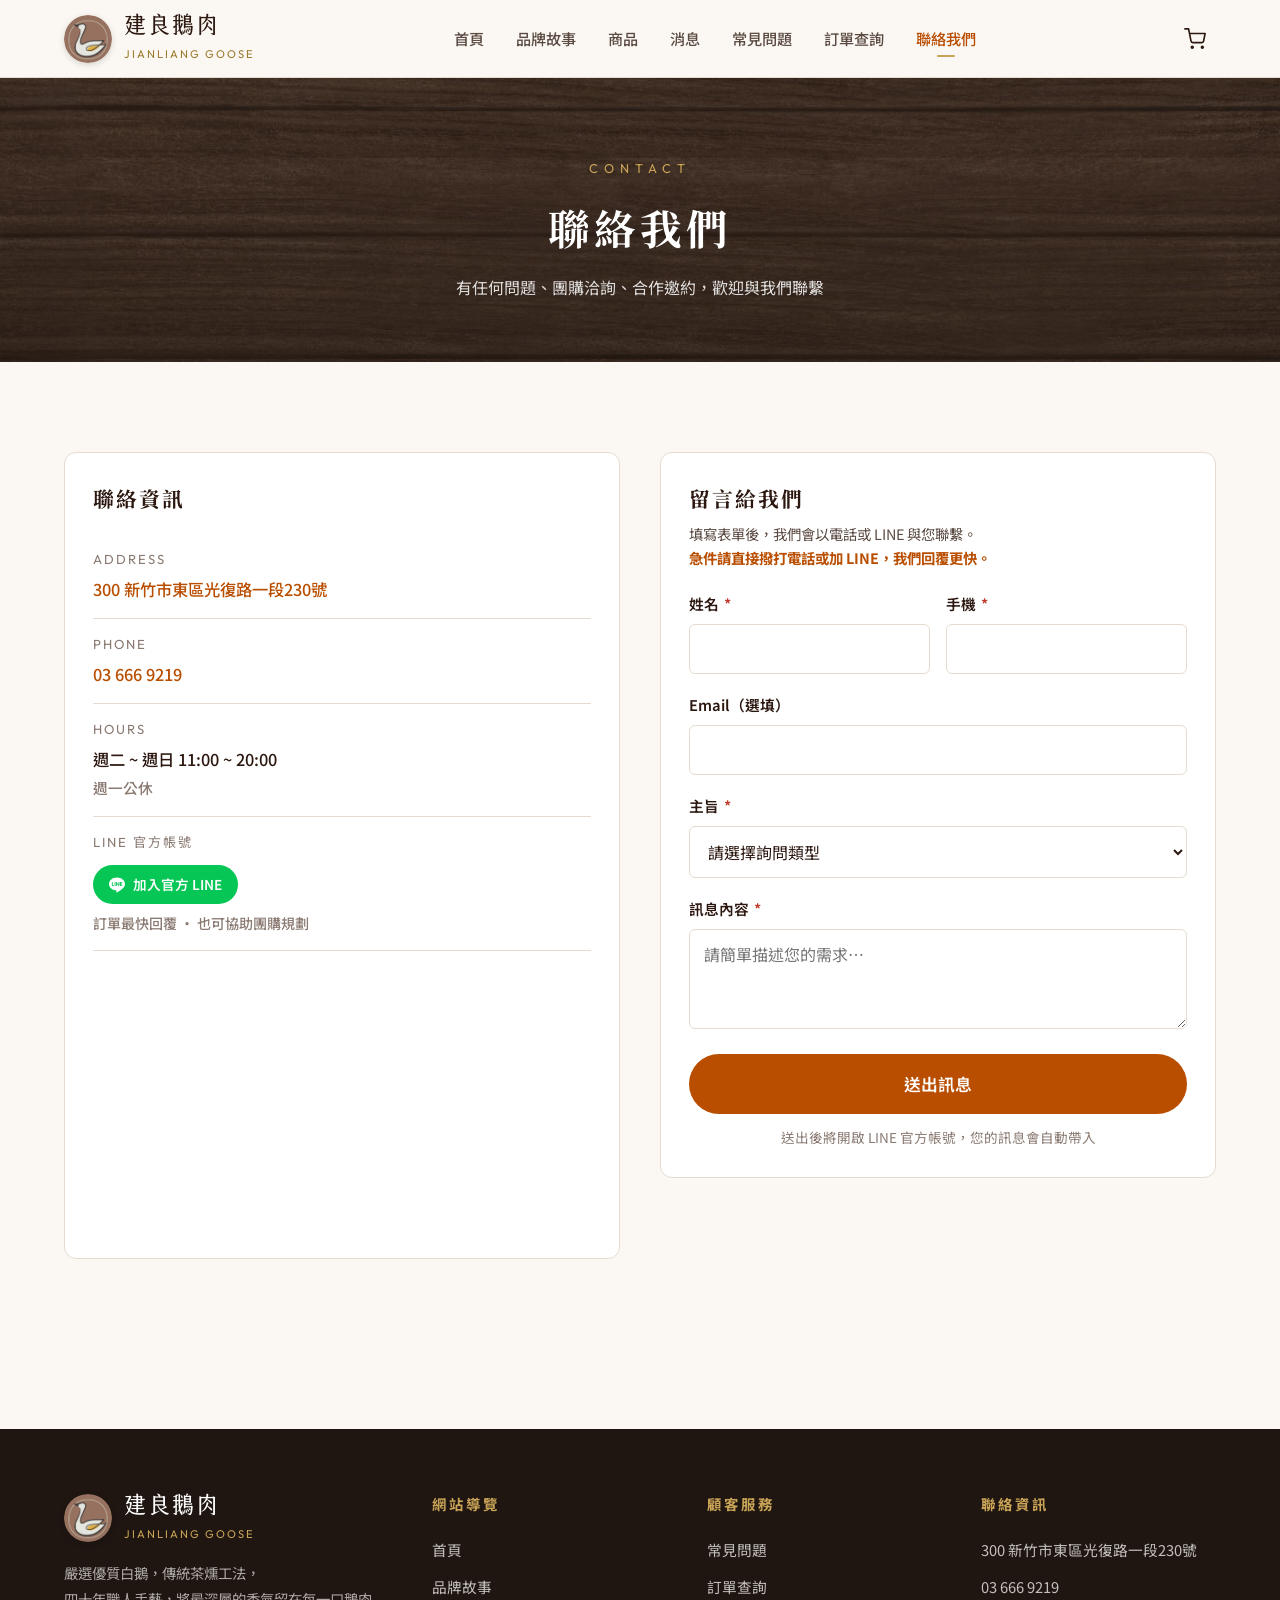
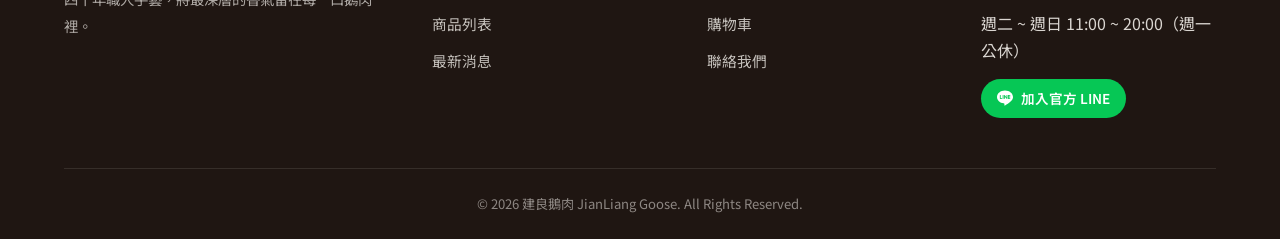
<file: contact.html>
<!DOCTYPE html>
<html lang="zh-TW">
<head>
  <meta charset="UTF-8">
  <meta name="viewport" content="width=device-width, initial-scale=1.0">
  <title>聯絡我們｜建良鵝肉</title>
  <meta name="description" content="建良鵝肉聯絡資訊：電話、地址、營業時間、LINE 官方帳號。歡迎來電或來訊洽詢。">
  <link rel="preconnect" href="https://fonts.googleapis.com">
  <link rel="preconnect" href="https://fonts.gstatic.com" crossorigin>
  <link href="https://fonts.googleapis.com/css2?family=Noto+Sans+TC:wght@400;500;700&family=Noto+Serif+TC:wght@500;700&family=Outfit:wght@400;600;700&display=swap" rel="stylesheet">
  <link rel="stylesheet" href="css/style.css?v=8">
</head>
<body>
  <div id="siteHeader"></div>

  <section class="page-header">
    <div class="eyebrow">Contact</div>
    <h1>聯絡我們</h1>
    <p>有任何問題、團購洽詢、合作邀約，歡迎與我們聯繫</p>
  </section>

  <section class="section">
    <div class="container">
      <div class="contact-grid">
        <!-- Left: contact info -->
        <div class="contact-info">
          <h2>聯絡資訊</h2>

          <div class="contact-block">
            <div class="label">Address</div>
            <div class="value"><a href="https://maps.google.com/?q=新竹市東區光復路一段230號" target="_blank">300 新竹市東區光復路一段230號</a></div>
          </div>

          <div class="contact-block">
            <div class="label">Phone</div>
            <div class="value"><a href="tel:036669219">03 666 9219</a></div>
          </div>

          <div class="contact-block">
            <div class="label">Hours</div>
            <div class="value">週二 ~ 週日 11:00 ~ 20:00<br><span style="color: var(--ink-mute); font-size: 0.92rem;">週一公休</span></div>
          </div>

          <div class="contact-block">
            <div class="label">LINE 官方帳號</div>
            <div class="value">
              <a href="https://lin.ee/uLbdSkD" target="_blank" class="footer-line" style="margin-top: 6px;">
                <svg width="16" height="16" viewBox="0 0 24 24" fill="currentColor"><path d="M19.365 9.863c.349 0 .63.285.63.631 0 .345-.281.63-.63.63H17.61v1.125h1.755c.349 0 .63.283.63.63 0 .344-.281.629-.63.629h-2.386c-.345 0-.627-.285-.627-.629V8.108c0-.345.282-.63.63-.63h2.386c.346 0 .627.285.627.63 0 .349-.281.63-.63.63H17.61v1.125h1.755zm-3.855 3.016c0 .27-.174.51-.432.596-.064.021-.133.031-.199.031-.211 0-.391-.09-.51-.25l-2.443-3.317v2.94c0 .344-.279.629-.631.629-.346 0-.626-.285-.626-.629V8.108c0-.27.173-.51.43-.595.06-.023.136-.033.194-.033.195 0 .375.105.495.254l2.462 3.33V8.108c0-.345.282-.63.63-.63.345 0 .63.285.63.63v4.771zm-5.741 0c0 .344-.282.629-.631.629-.345 0-.627-.285-.627-.629V8.108c0-.345.282-.63.63-.63.346 0 .628.285.628.63v4.771zm-2.466.629H4.917c-.345 0-.63-.285-.63-.629V8.108c0-.345.285-.63.63-.63.348 0 .63.285.63.63v4.141h1.756c.348 0 .629.283.629.63 0 .344-.282.629-.629.629M24 10.314C24 4.943 18.615.572 12 .572S0 4.943 0 10.314c0 4.811 4.27 8.842 10.035 9.608.391.082.923.258 1.058.59.12.301.079.766.038 1.08l-.164 1.02c-.045.301-.24 1.186 1.049.645 1.291-.539 6.916-4.078 9.436-6.975C23.176 14.393 24 12.458 24 10.314"/></svg>
                加入官方 LINE
              </a>
              <div style="margin-top: 8px; font-size: 0.88rem; color: var(--ink-mute);">訂單最快回覆 ・ 也可協助團購規劃</div>
            </div>
          </div>

          <iframe class="contact-map"
            src="https://www.google.com/maps?q=%E6%96%B0%E7%AB%B9%E5%B8%82%E6%9D%B1%E5%8D%80%E5%85%89%E5%BE%A9%E8%B7%AF%E4%B8%80%E6%AE%B5230%E8%99%9F&output=embed"
            allowfullscreen loading="lazy"></iframe>
        </div>

        <!-- Right: contact form -->
        <div class="form-card" style="margin: 0;">
          <h2>留言給我們</h2>
          <div class="card-desc">填寫表單後，我們會以電話或 LINE 與您聯繫。<br>
            <strong style="color: var(--primary);">急件請直接撥打電話或加 LINE，我們回覆更快。</strong>
          </div>

          <form id="contactForm" onsubmit="return submitContact(event)">
            <div class="form-row">
              <div class="form-group">
                <label class="form-label">姓名 <span class="required">*</span></label>
                <input type="text" class="form-input" id="cName" required>
              </div>
              <div class="form-group">
                <label class="form-label">手機 <span class="required">*</span></label>
                <input type="tel" class="form-input" id="cPhone" required>
              </div>
            </div>
            <div class="form-group">
              <label class="form-label">Email（選填）</label>
              <input type="email" class="form-input" id="cEmail">
            </div>
            <div class="form-group">
              <label class="form-label">主旨 <span class="required">*</span></label>
              <select class="form-select" id="cTopic" required>
                <option value="">請選擇詢問類型</option>
                <option value="商品詢問">商品詢問</option>
                <option value="訂單問題">訂單問題</option>
                <option value="團購洽詢">團購洽詢（公司、社區、學校）</option>
                <option value="禮盒/節慶預訂">禮盒 / 節慶預訂</option>
                <option value="合作提案">合作提案</option>
                <option value="其他">其他</option>
              </select>
            </div>
            <div class="form-group">
              <label class="form-label">訊息內容 <span class="required">*</span></label>
              <textarea class="form-textarea" id="cMessage" required placeholder="請簡單描述您的需求…"></textarea>
            </div>
            <button type="submit" class="btn btn-primary btn-block btn-lg" id="cSubmitBtn">送出訊息</button>
            <div style="text-align: center; margin-top: 12px; font-size: 0.85rem; color: var(--ink-mute);">
              送出後將開啟 LINE 官方帳號，您的訊息會自動帶入
            </div>
          </form>
        </div>
      </div>
    </div>
  </section>

  <div id="siteFooter"></div>

  <script src="js/main.js?v=3"></script>
  <script>
    function submitContact(e) {
      e.preventDefault();
      const name = document.getElementById('cName').value.trim();
      const phone = document.getElementById('cPhone').value.trim();
      const email = document.getElementById('cEmail').value.trim();
      const topic = document.getElementById('cTopic').value;
      const message = document.getElementById('cMessage').value.trim();

      if (!name || !phone || !topic || !message) {
        showToast('請填寫所有必填欄位', 'error');
        return false;
      }

      const text = `【官網來信 - ${topic}】

👤 姓名：${name}
📱 電話：${phone}${email ? `\n📧 Email：${email}` : ''}

📝 訊息：
${message}`;

      const LINE_OA_ID = '@063ifost';
      const url = `https://line.me/R/oaMessage/${LINE_OA_ID}/?${encodeURIComponent(text)}`;
      showToast('正在開啟 LINE…');
      setTimeout(() => { window.open(url, '_blank'); }, 600);
      return false;
    }
  </script>
</body>
</html>
</file>
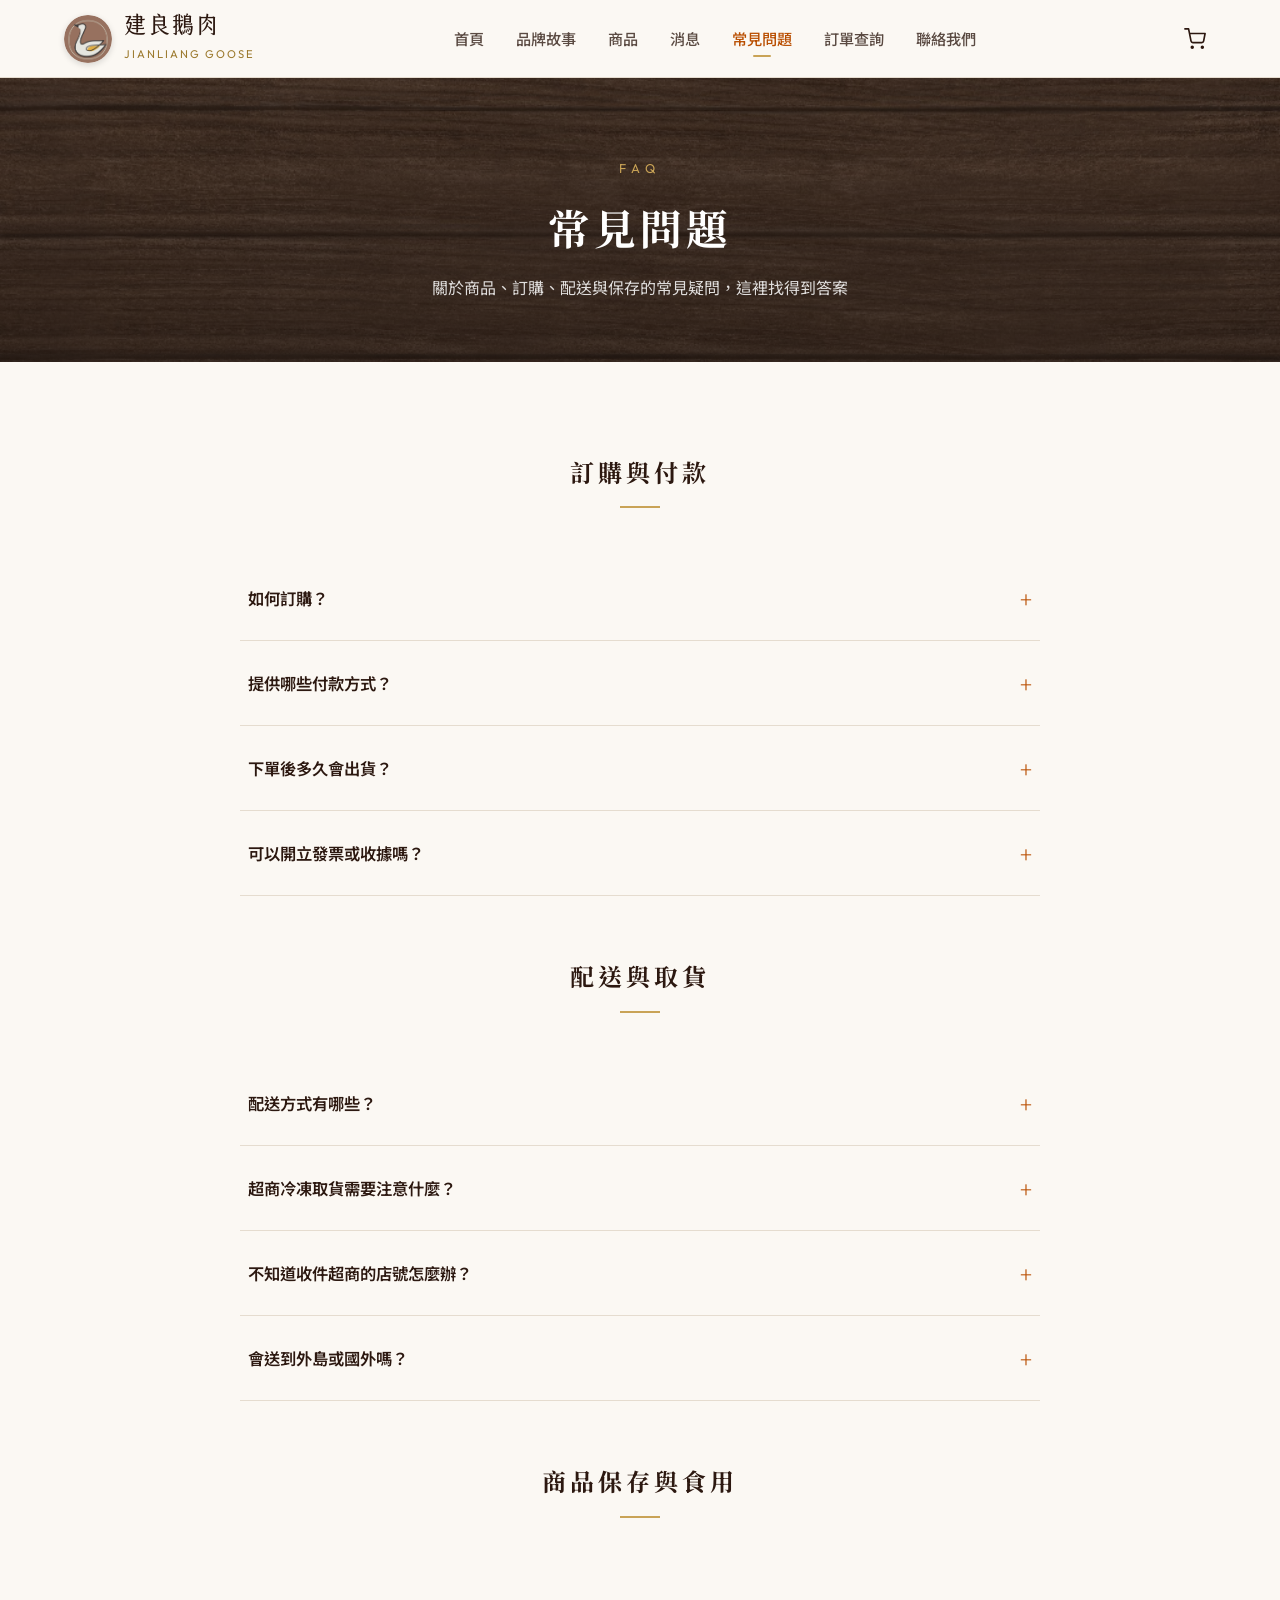
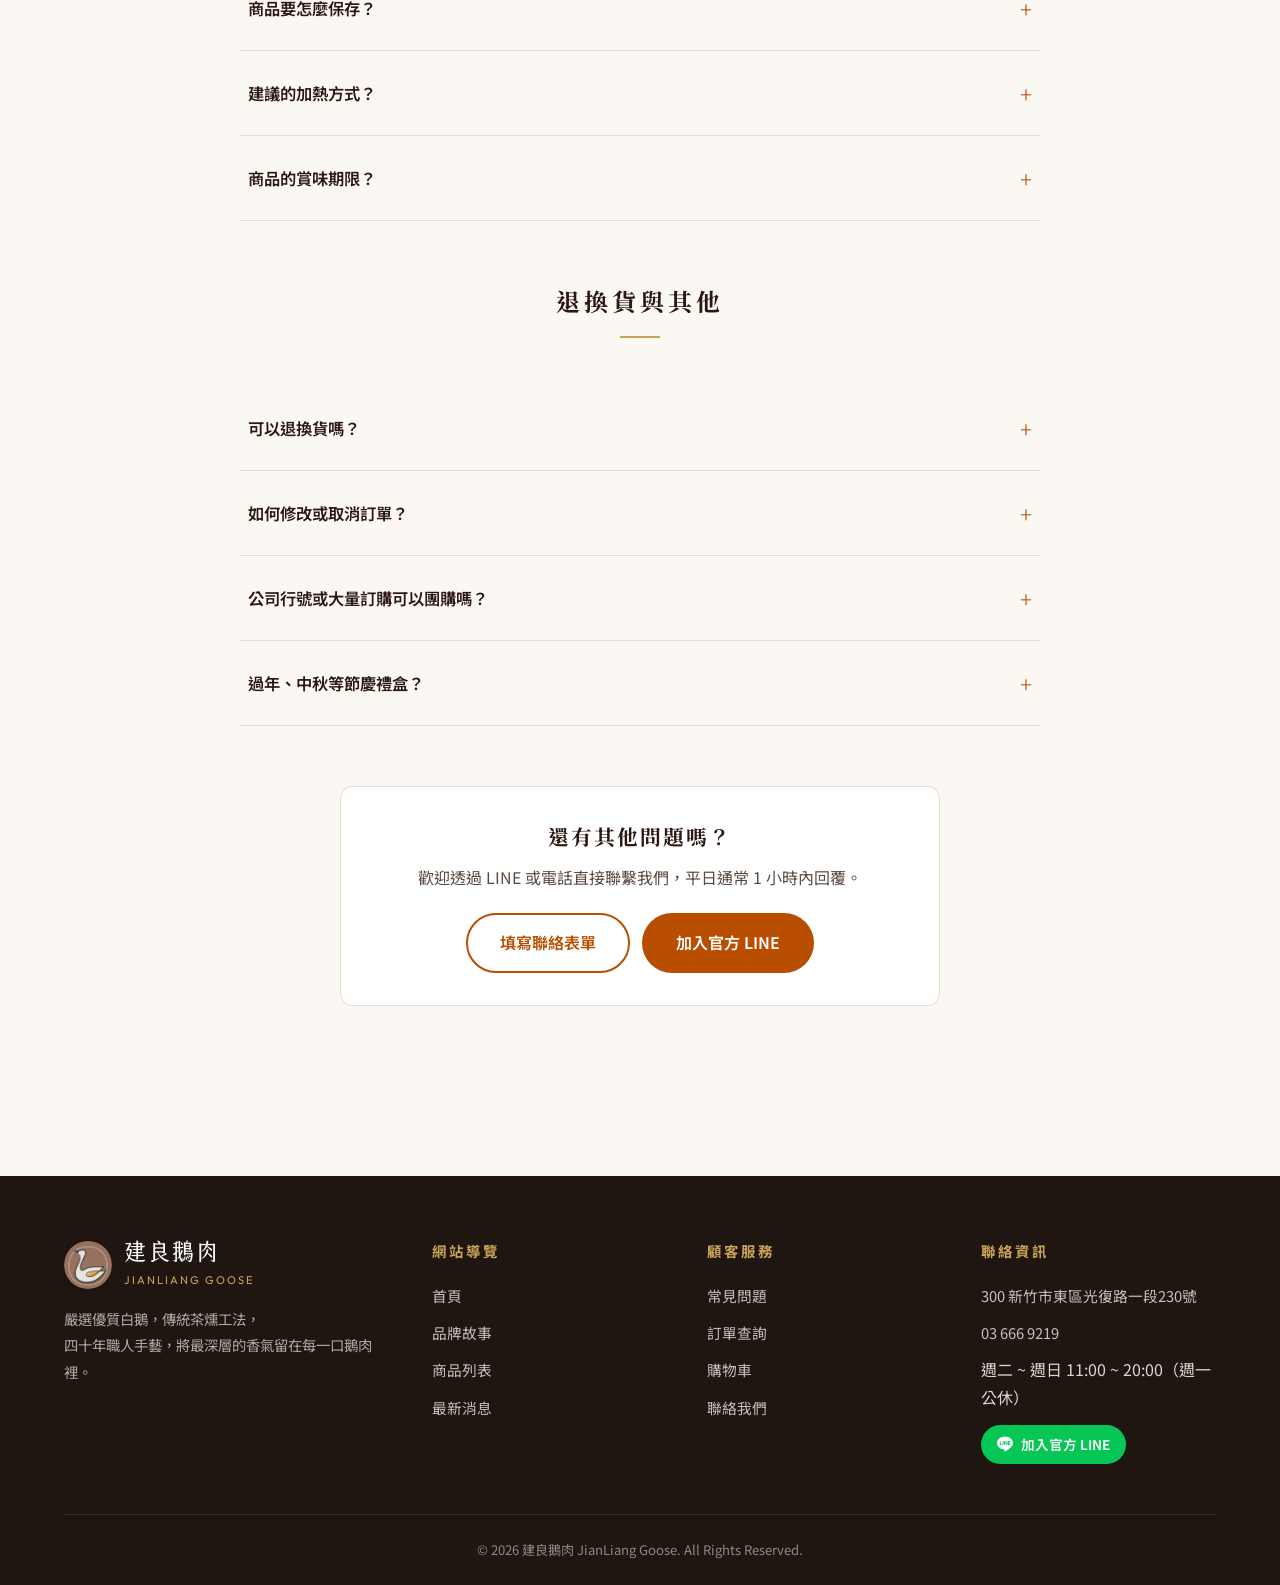
<file: faq.html>
<!DOCTYPE html>
<html lang="zh-TW">
<head>
  <meta charset="UTF-8">
  <meta name="viewport" content="width=device-width, initial-scale=1.0">
  <title>常見問題 FAQ｜建良鵝肉</title>
  <meta name="description" content="關於配送、付款、保存、退換貨等常見問題說明。">
  <link rel="preconnect" href="https://fonts.googleapis.com">
  <link rel="preconnect" href="https://fonts.gstatic.com" crossorigin>
  <link href="https://fonts.googleapis.com/css2?family=Noto+Sans+TC:wght@400;500;700&family=Noto+Serif+TC:wght@500;700&family=Outfit:wght@400;600;700&display=swap" rel="stylesheet">
  <link rel="stylesheet" href="css/style.css?v=8">
</head>
<body>
  <div id="siteHeader"></div>

  <section class="page-header">
    <div class="eyebrow">FAQ</div>
    <h1>常見問題</h1>
    <p>關於商品、訂購、配送與保存的常見疑問，這裡找得到答案</p>
  </section>

  <section class="section">
    <div class="container">

      <!-- Section: 訂購流程 -->
      <div class="section-head" style="margin-bottom: 30px;">
        <h2 style="font-size: 1.5rem;">訂購與付款</h2>
      </div>
      <div class="faq-list" style="margin-bottom: 60px;">
        <div class="faq-item">
          <button class="faq-q">如何訂購？<span class="icon">+</span></button>
          <div class="faq-a">
            <p>請至「商品列表」選擇您想要的商品，加入購物車後前往結帳，填寫收件與付款資訊即可完成訂購。如有任何問題，歡迎透過 LINE 官方帳號或電話與我們聯繫。</p>
          </div>
        </div>
        <div class="faq-item">
          <button class="faq-q">提供哪些付款方式？<span class="icon">+</span></button>
          <div class="faq-a">
            <p>提供 ATM 轉帳與行動支付（街口支付、LINE Pay 等，以結帳頁顯示的選項為準），皆為<strong>先付款、後出貨</strong>（超商取貨不提供貨到付款）。</p>
            <p><strong>ATM 轉帳</strong>：轉帳帳號會顯示在結帳頁。轉帳後請填寫您的轉帳末 5 碼與日期，方便我們對帳。</p>
            <p><strong>行動支付</strong>：於結帳頁掃描 QR Code 付款，並填寫付款帳號名稱與付款日期。</p>
            <p>我們確認款項後，就會為您安排出貨。</p>
          </div>
        </div>
        <div class="faq-item">
          <button class="faq-q">下單後多久會出貨？<span class="icon">+</span></button>
          <div class="faq-a">
            <p>一般訂單於下單後 1～3 個工作日內出貨（週末例假日順延）。</p>
            <p>遇到節慶（如中秋、過年）或團購活動，出貨時間會稍長，請以結帳頁與訂單通知為準。如有指定到貨日需求，請於備註欄註明。</p>
          </div>
        </div>
        <div class="faq-item">
          <button class="faq-q">可以開立發票或收據嗎？<span class="icon">+</span></button>
          <div class="faq-a">
            <p>可以。如需公司報帳發票或抬頭收據，請於下單時於備註欄註明統一編號與抬頭，我們會於出貨時一併附上。</p>
          </div>
        </div>
      </div>

      <!-- Section: 配送 -->
      <div class="section-head" style="margin-bottom: 30px;">
        <h2 style="font-size: 1.5rem;">配送與取貨</h2>
      </div>
      <div class="faq-list" style="margin-bottom: 60px;">
        <div class="faq-item">
          <button class="faq-q">配送方式有哪些？<span class="icon">+</span></button>
          <div class="faq-a">
            <p><strong>超商冷凍店到店</strong>：支援 7-11 與 全家 FamilyMart 的冷凍取貨服務，運費 NT$120，單筆訂單滿 NT$3,000 免運費。</p>
            <p><strong>現場自取</strong>：歡迎到新竹光復路門市取貨，免運費，請於結帳頁填寫預計自取時間。</p>
          </div>
        </div>
        <div class="faq-item">
          <button class="faq-q">超商冷凍取貨需要注意什麼？<span class="icon">+</span></button>
          <div class="faq-a">
            <p>商品到店後，超商會以簡訊通知您。請於 7 日內取貨，逾期未取會被退回，將影響您未來的訂購權益。</p>
            <p>取貨後請盡速放入冷凍庫保存，避免在常溫下放置過久。</p>
          </div>
        </div>
        <div class="faq-item">
          <button class="faq-q">不知道收件超商的店號怎麼辦？<span class="icon">+</span></button>
          <div class="faq-a">
            <p>不用另外查詢！結帳時選擇 7-11 或全家後，輸入店名、路名或店號即可搜尋，也可以依縣市、鄉鎮市區挑選門市，店名、店號與地址會自動帶入。</p>
            <p>7-11 清單只列出有提供冷凍交貨便的門市。如果清單裡找不到您要的門市，也可以改為手動輸入。</p>
          </div>
        </div>
        <div class="faq-item">
          <button class="faq-q">會送到外島或國外嗎？<span class="icon">+</span></button>
          <div class="faq-a">
            <p>目前僅配送台灣本島地區（含超商冷凍宅配可達範圍）。離島與國外暫不配送，敬請見諒。</p>
          </div>
        </div>
      </div>

      <!-- Section: 商品保存 -->
      <div class="section-head" style="margin-bottom: 30px;">
        <h2 style="font-size: 1.5rem;">商品保存與食用</h2>
      </div>
      <div class="faq-list" style="margin-bottom: 60px;">
        <div class="faq-item">
          <button class="faq-q">商品要怎麼保存？<span class="icon">+</span></button>
          <div class="faq-a">
            <p>所有商品皆採真空包裝、急速冷凍，請收到貨後立即放入 <strong>-18°C 以下冷凍庫</strong> 保存。</p>
            <p>解凍後請冷藏並於 1～2 日內食用完畢，請勿重複冷凍。</p>
          </div>
        </div>
        <div class="faq-item">
          <button class="faq-q">建議的加熱方式？<span class="icon">+</span></button>
          <div class="faq-a">
            <div id="faqHeating"></div>
            <p>※ 各商品的建議加熱時間略有不同，請以商品頁上的說明為準。</p>
          </div>
        </div>
        <div class="faq-item">
          <button class="faq-q">商品的賞味期限？<span class="icon">+</span></button>
          <div class="faq-a">
            <p>真空冷凍狀態下，賞味期限約 30～60 天，實際以包裝標示為準。建議盡早食用以享最佳風味。</p>
          </div>
        </div>
      </div>

      <!-- Section: 退換貨 -->
      <div class="section-head" style="margin-bottom: 30px;">
        <h2 style="font-size: 1.5rem;">退換貨與其他</h2>
      </div>
      <div class="faq-list" style="margin-bottom: 60px;">
        <div class="faq-item">
          <button class="faq-q">可以退換貨嗎？<span class="icon">+</span></button>
          <div class="faq-a">
            <p>因冷凍食品為保障食品安全與衛生，依《消費者保護法》規定，<strong>不適用 7 天鑑賞期</strong>。商品一經售出，恕不接受退換貨。</p>
            <p>若收到商品有品質問題（包裝破損、商品變質等），請於 24 小時內透過 LINE 與我們聯繫，並提供照片佐證，我們會立即協助處理。</p>
          </div>
        </div>
        <div class="faq-item">
          <button class="faq-q">如何修改或取消訂單？<span class="icon">+</span></button>
          <div class="faq-a">
            <p>訂單送出後若需修改或取消，請<strong>於出貨前</strong>透過 LINE 或電話與我們聯繫。商品一旦寄出後，將無法取消。</p>
          </div>
        </div>
        <div class="faq-item">
          <button class="faq-q">公司行號或大量訂購可以團購嗎？<span class="icon">+</span></button>
          <div class="faq-a">
            <p>歡迎！我們有公司、社區、學校的團購方案，數量越多優惠越好。請透過 LINE 或電話與我們聯繫，告訴我們您的需求，我們會提供專屬報價。</p>
          </div>
        </div>
        <div class="faq-item">
          <button class="faq-q">過年、中秋等節慶禮盒？<span class="icon">+</span></button>
          <div class="faq-a">
            <p>節慶期間我們會推出特別禮盒方案。請關注「最新消息」頁面，或加入 LINE 官方帳號取得第一手資訊。</p>
          </div>
        </div>
      </div>

      <!-- Still need help -->
      <div style="background: var(--white); border: 1px solid var(--line); border-radius: var(--r-md); padding: 32px; text-align: center; max-width: 600px; margin: 0 auto;">
        <h3 style="font-family: var(--font-serif); font-size: 1.3rem; letter-spacing: 2px; margin-bottom: 10px;">還有其他問題嗎？</h3>
        <p style="color: var(--ink-soft); margin-bottom: 22px;">歡迎透過 LINE 或電話直接聯繫我們，平日通常 1 小時內回覆。</p>
        <div style="display: flex; gap: 12px; justify-content: center; flex-wrap: wrap;">
          <a href="contact.html" class="btn btn-ghost">填寫聯絡表單</a>
          <a href="https://lin.ee/uLbdSkD" target="_blank" class="btn btn-primary">加入官方 LINE</a>
        </div>
      </div>

    </div>
  </section>

  <div id="siteFooter"></div>

  <script src="js/main.js?v=3"></script>
  <script>
    document.getElementById('faqHeating').innerHTML = heatingGuideHTML();

    document.querySelectorAll('.faq-item').forEach(item => {
      item.querySelector('.faq-q').addEventListener('click', () => {
        item.classList.toggle('open');
      });
    });
  </script>
</body>
</html>
</file>
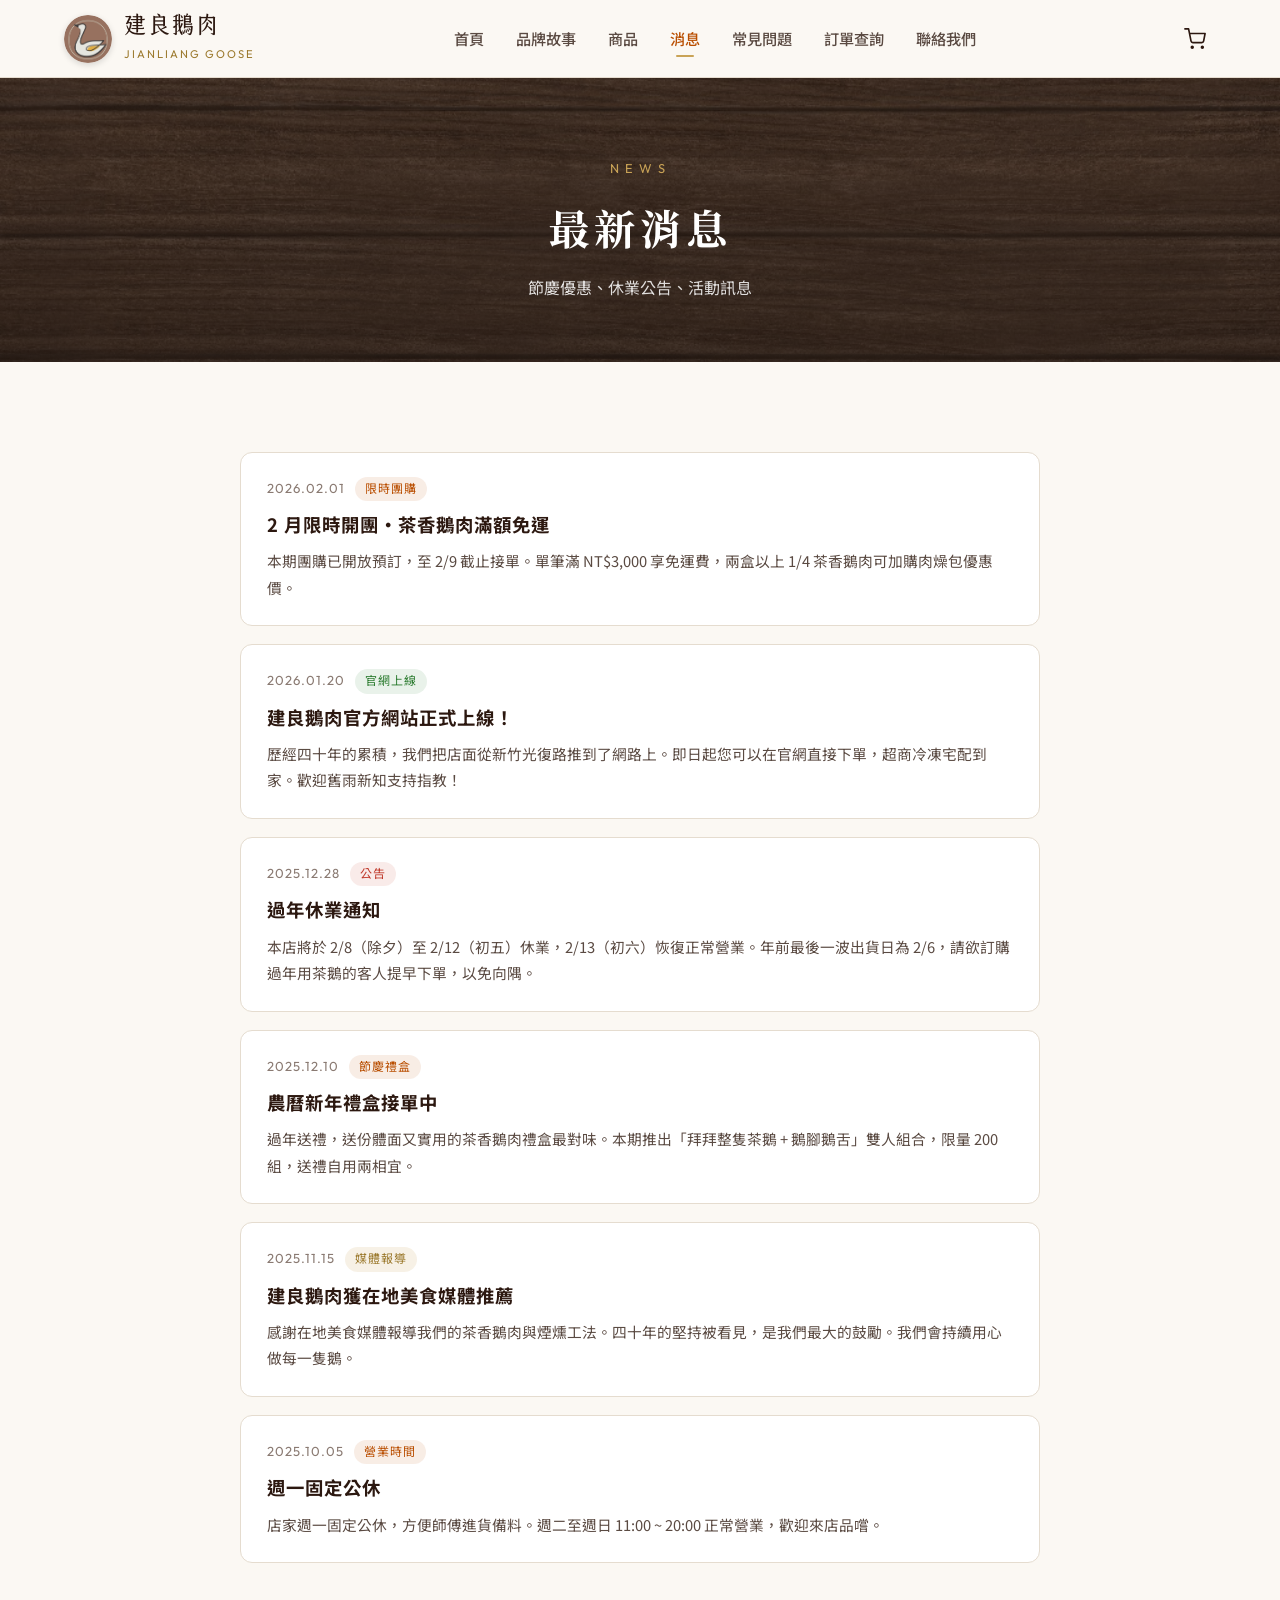
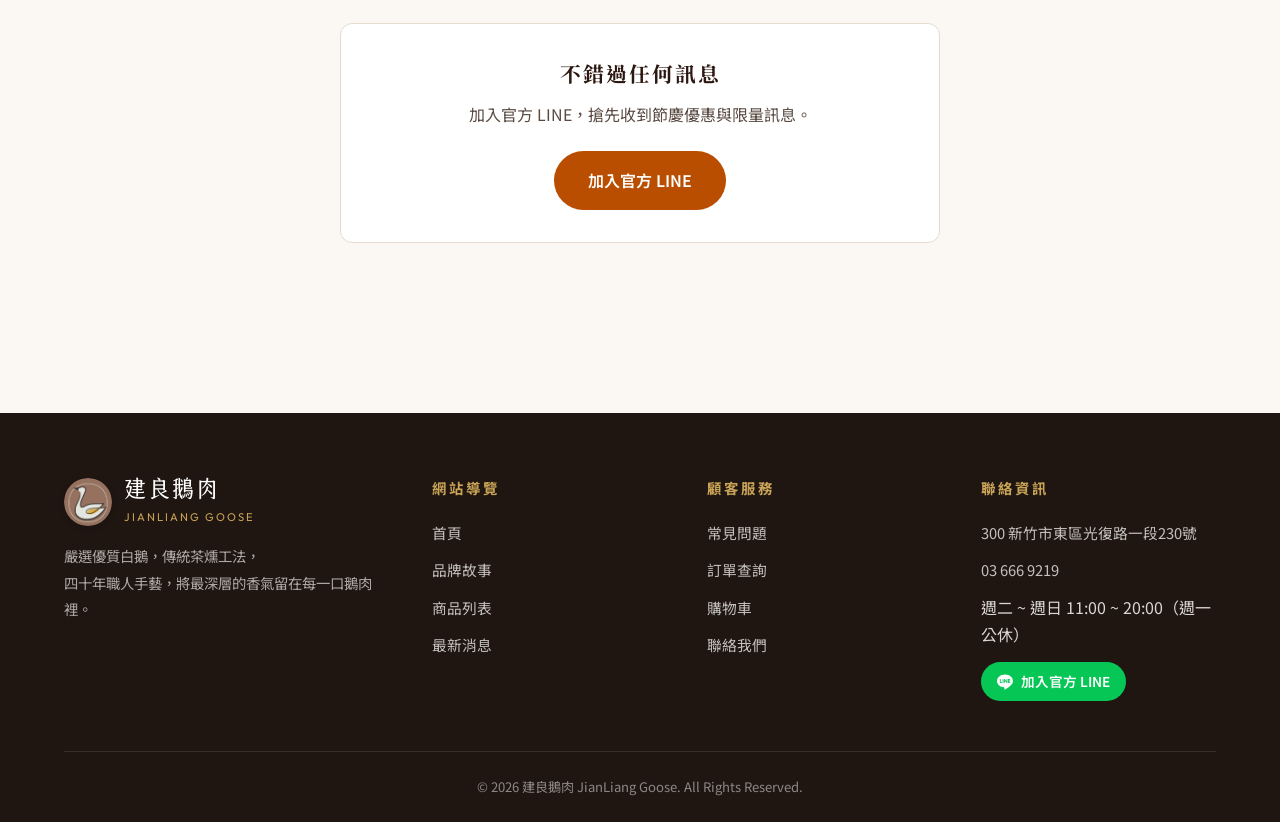
<file: news.html>
<!DOCTYPE html>
<html lang="zh-TW">
<head>
  <meta charset="UTF-8">
  <meta name="viewport" content="width=device-width, initial-scale=1.0">
  <title>最新消息｜建良鵝肉</title>
  <meta name="description" content="建良鵝肉最新消息與公告：限時優惠、節慶禮盒、休業通知等。">
  <link rel="preconnect" href="https://fonts.googleapis.com">
  <link rel="preconnect" href="https://fonts.gstatic.com" crossorigin>
  <link href="https://fonts.googleapis.com/css2?family=Noto+Sans+TC:wght@400;500;700&family=Noto+Serif+TC:wght@500;700&family=Outfit:wght@400;600;700&display=swap" rel="stylesheet">
  <link rel="stylesheet" href="css/style.css?v=8">
</head>
<body>
  <div id="siteHeader"></div>

  <section class="page-header">
    <div class="eyebrow">News</div>
    <h1>最新消息</h1>
    <p>節慶優惠、休業公告、活動訊息</p>
  </section>

  <section class="section">
    <div class="container">
      <div class="news-list">

        <article class="news-item">
          <div class="news-meta">
            2026.02.01 <span class="news-tag">限時團購</span>
          </div>
          <h3>2 月限時開團・茶香鵝肉滿額免運</h3>
          <p>本期團購已開放預訂，至 2/9 截止接單。單筆滿 NT$3,000 享免運費，兩盒以上 1/4 茶香鵝肉可加購肉燥包優惠價。</p>
        </article>

        <article class="news-item">
          <div class="news-meta">
            2026.01.20 <span class="news-tag" style="background: rgba(46,125,50,.1); color: var(--success);">官網上線</span>
          </div>
          <h3>建良鵝肉官方網站正式上線！</h3>
          <p>歷經四十年的累積，我們把店面從新竹光復路推到了網路上。即日起您可以在官網直接下單，超商冷凍宅配到家。歡迎舊雨新知支持指教！</p>
        </article>

        <article class="news-item">
          <div class="news-meta">
            2025.12.28 <span class="news-tag" style="background: rgba(192,57,43,.1); color: var(--error);">公告</span>
          </div>
          <h3>過年休業通知</h3>
          <p>本店將於 2/8（除夕）至 2/12（初五）休業，2/13（初六）恢復正常營業。年前最後一波出貨日為 2/6，請欲訂購過年用茶鵝的客人提早下單，以免向隅。</p>
        </article>

        <article class="news-item">
          <div class="news-meta">
            2025.12.10 <span class="news-tag">節慶禮盒</span>
          </div>
          <h3>農曆新年禮盒接單中</h3>
          <p>過年送禮，送份體面又實用的茶香鵝肉禮盒最對味。本期推出「拜拜整隻茶鵝 + 鵝腳鵝舌」雙人組合，限量 200 組，送禮自用兩相宜。</p>
        </article>

        <article class="news-item">
          <div class="news-meta">
            2025.11.15 <span class="news-tag" style="background: rgba(201,163,86,.15); color: var(--accent-dark);">媒體報導</span>
          </div>
          <h3>建良鵝肉獲在地美食媒體推薦</h3>
          <p>感謝在地美食媒體報導我們的茶香鵝肉與煙燻工法。四十年的堅持被看見，是我們最大的鼓勵。我們會持續用心做每一隻鵝。</p>
        </article>

        <article class="news-item">
          <div class="news-meta">
            2025.10.05 <span class="news-tag">營業時間</span>
          </div>
          <h3>週一固定公休</h3>
          <p>店家週一固定公休，方便師傅進貨備料。週二至週日 11:00 ~ 20:00 正常營業，歡迎來店品嚐。</p>
        </article>

      </div>

      <!-- Subscribe / Follow -->
      <div style="background: var(--white); border: 1px solid var(--line); border-radius: var(--r-md); padding: 32px; text-align: center; max-width: 600px; margin: 60px auto 0;">
        <h3 style="font-family: var(--font-serif); font-size: 1.3rem; letter-spacing: 2px; margin-bottom: 10px;">不錯過任何訊息</h3>
        <p style="color: var(--ink-soft); margin-bottom: 22px;">加入官方 LINE，搶先收到節慶優惠與限量訊息。</p>
        <a href="https://lin.ee/uLbdSkD" target="_blank" class="btn btn-primary">加入官方 LINE</a>
      </div>
    </div>
  </section>

  <div id="siteFooter"></div>

  <script src="data.js"></script>
  <script src="js/main.js?v=3"></script>
  <script src="js/shop.js?v=3"></script>
  <script>
    // 後台「消息」頁有內容時，改顯示後台的消息；否則保留上面原本的內容
    const NEWS_TAG_STYLES = {
      '公告': 'background: rgba(192,57,43,.1); color: var(--error);',
      '官網上線': 'background: rgba(46,125,50,.1); color: var(--success);',
      '媒體報導': 'background: rgba(201,163,86,.15); color: var(--accent-dark);',
    };
    fetchShop().then(({ settings }) => {
      let list = null;
      try { list = JSON.parse((settings && settings.news_json) || 'null'); } catch (e) {}
      if (!Array.isArray(list) || !list.length) return;
      document.querySelector('.news-list').innerHTML = list.map(n => `
        <article class="news-item">
          <div class="news-meta">
            ${escapeHtml(String(n.date || '').replace(/-/g, '.'))}
            ${n.tag ? `<span class="news-tag" style="${NEWS_TAG_STYLES[n.tag] || ''}">${escapeHtml(n.tag)}</span>` : ''}
          </div>
          <h3>${escapeHtml(n.title)}</h3>
          <p style="white-space: pre-line;">${escapeHtml(n.body)}</p>
        </article>`).join('');
    });
  </script>
</body>
</html>
</file>
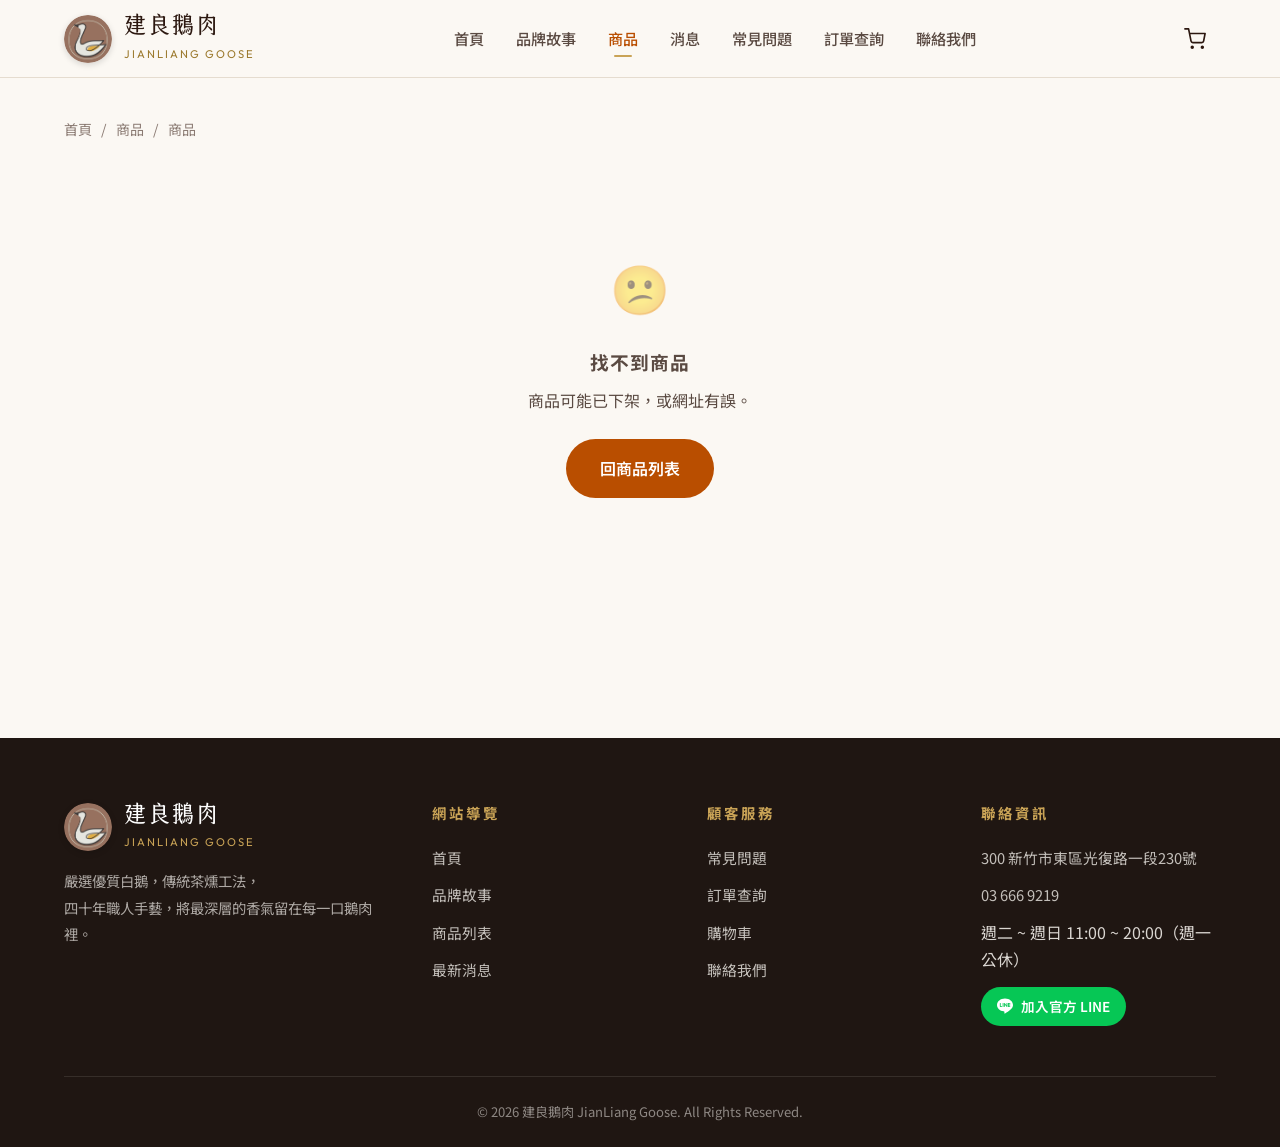
<file: product.html>
<!DOCTYPE html>
<html lang="zh-TW">
<head>
  <meta charset="UTF-8">
  <meta name="viewport" content="width=device-width, initial-scale=1.0">
  <title>商品詳情｜建良鵝肉</title>
  <link rel="preconnect" href="https://fonts.googleapis.com">
  <link rel="preconnect" href="https://fonts.gstatic.com" crossorigin>
  <link href="https://fonts.googleapis.com/css2?family=Noto+Sans+TC:wght@400;500;700&family=Noto+Serif+TC:wght@500;700&family=Outfit:wght@400;600;700&display=swap" rel="stylesheet">
  <link rel="stylesheet" href="css/style.css?v=8">
</head>
<body>
  <div id="siteHeader"></div>

  <main class="container" style="padding-top: 40px; padding-bottom: 80px;">
    <nav style="font-size: 0.88rem; color: var(--ink-mute); margin-bottom: 24px;">
      <a href="index.html" style="color: var(--ink-mute);">首頁</a>
      <span style="margin: 0 6px;">/</span>
      <a href="products.html" style="color: var(--ink-mute);">商品</a>
      <span style="margin: 0 6px;">/</span>
      <span id="crumbName">商品</span>
    </nav>

    <div id="productDetail">
      <div style="text-align:center; padding: 80px; color: var(--ink-mute);">
        <span class="spinner" style="border-color: rgba(0,0,0,.15); border-top-color: var(--primary);"></span>
        <p style="margin-top: 12px;">載入商品中...</p>
      </div>
    </div>
  </main>

  <!-- Related products -->
  <section class="section section-alt" id="relatedSection" style="display:none;">
    <div class="container">
      <div class="section-head">
        <span class="eyebrow">More</span>
        <h2>您可能也喜歡</h2>
      </div>
      <div class="product-grid" id="relatedGrid"></div>
    </div>
  </section>

  <div id="siteFooter"></div>

  <script src="data.js"></script>
  <script src="js/main.js?v=3"></script>
  <script src="js/shop.js?v=3"></script>
  <script>
    function renderDetail(p, allProducts) {
      document.title = `${p.Name}｜建良鵝肉`;
      document.getElementById('crumbName').textContent = p.Name;

      const eff = effectivePrice(p);
      const orig = p.DiscountPrice && Number(p.DiscountPrice) > 0 ? p.Price : null;
      const promoBox = p.PromoTag ? `
        <div style="display:inline-block; background: rgba(185,78,0,.1); color: var(--primary); padding: 4px 12px; border-radius: 50px; font-size: 0.82rem; font-weight: 600; margin-bottom: 14px;">
          ${p.PromoTag}${p.PromoDesc ? ' · ' + p.PromoDesc : ''}
        </div>` : '';

      const stock = String(p.Stock || '').trim();
      const isOOS = stock !== '' && Number(stock) === 0;

      document.getElementById('productDetail').innerHTML = `
        <div class="product-detail">
          <div class="product-gallery">
            <img src="${imagePath(p.Image)}" alt="${p.Name}" onerror="this.style.opacity=0.3">
          </div>
          <div class="product-info">
            <span class="eyebrow">${CATEGORY_LABEL[p.Category] || '商品'}</span>
            <h1>${p.Name}</h1>
            ${promoBox}
            <div class="price-row">
              <div class="price-now">NT$ ${Number(eff).toLocaleString()}</div>
              ${orig ? `<div class="price-original">NT$ ${Number(orig).toLocaleString()}</div>` : ''}
            </div>
            <div class="description">${(p.Description || '').replace(/\n/g, '<br>')}</div>

            <div>
              <label class="form-label" style="margin-bottom: 12px;">數量</label>
              <div class="qty-control">
                <button type="button" id="qtyMinus">−</button>
                <input type="number" id="qtyInput" value="1" min="1" max="99">
                <button type="button" id="qtyPlus">+</button>
              </div>
            </div>

            <div class="product-actions">
              <button class="btn btn-ghost btn-lg" id="addCartBtn" ${isOOS ? 'disabled' : ''}>
                ${isOOS ? '已售完' : '加入購物車'}
              </button>
              <button class="btn btn-primary btn-lg" id="buyNowBtn" ${isOOS ? 'disabled' : ''}>
                直接購買
              </button>
            </div>

            <div class="product-meta">
              <div class="meta-row"><strong>商品編號</strong><span>${p.ID}</span></div>
              <div class="meta-row"><strong>保存方式</strong><span>冷凍 -18°C 以下，解凍後請盡速食用</span></div>
              <div class="meta-row"><strong>配送方式</strong><span>7-11 / 全家 超商冷凍店到店、現場自取</span></div>
              <div class="meta-row"><strong>付款方式</strong><span>ATM 轉帳、行動支付（先付款後出貨）</span></div>
            </div>
          </div>
        </div>
      `;

      const qtyInput = document.getElementById('qtyInput');
      document.getElementById('qtyMinus').onclick = () => {
        qtyInput.value = Math.max(1, (parseInt(qtyInput.value) || 1) - 1);
      };
      document.getElementById('qtyPlus').onclick = () => {
        qtyInput.value = Math.min(99, (parseInt(qtyInput.value) || 1) + 1);
      };
      qtyInput.addEventListener('change', () => {
        let v = parseInt(qtyInput.value) || 1;
        v = Math.min(99, Math.max(1, v));
        qtyInput.value = v;
      });

      document.getElementById('addCartBtn').onclick = () => {
        addToCart(p.ID, parseInt(qtyInput.value) || 1);
        showToast('已加入購物車');
      };
      document.getElementById('buyNowBtn').onclick = () => {
        addToCart(p.ID, parseInt(qtyInput.value) || 1);
        location.href = 'cart.html';
      };

      // Related: same category, exclude self
      const related = allProducts.filter(x => x.ID !== p.ID && (x.Category === p.Category || x.Category === 'main')).slice(0, 3);
      if (related.length) {
        document.getElementById('relatedGrid').innerHTML = related.map(renderProductCard).join('');
        document.getElementById('relatedSection').style.display = '';
      }
    }

    (async function () {
      const params = new URLSearchParams(location.search);
      const id = params.get('id');
      const data = await fetchShop();
      const p = findProduct(data.products, id);

      if (!p) {
        document.getElementById('productDetail').innerHTML = `
          <div class="empty-state">
            <div class="icon">😕</div>
            <h3>找不到商品</h3>
            <p>商品可能已下架，或網址有誤。</p>
            <a href="products.html" class="btn btn-primary">回商品列表</a>
          </div>
        `;
        return;
      }
      renderDetail(p, data.products);
    })();
  </script>
</body>
</html>
</file>
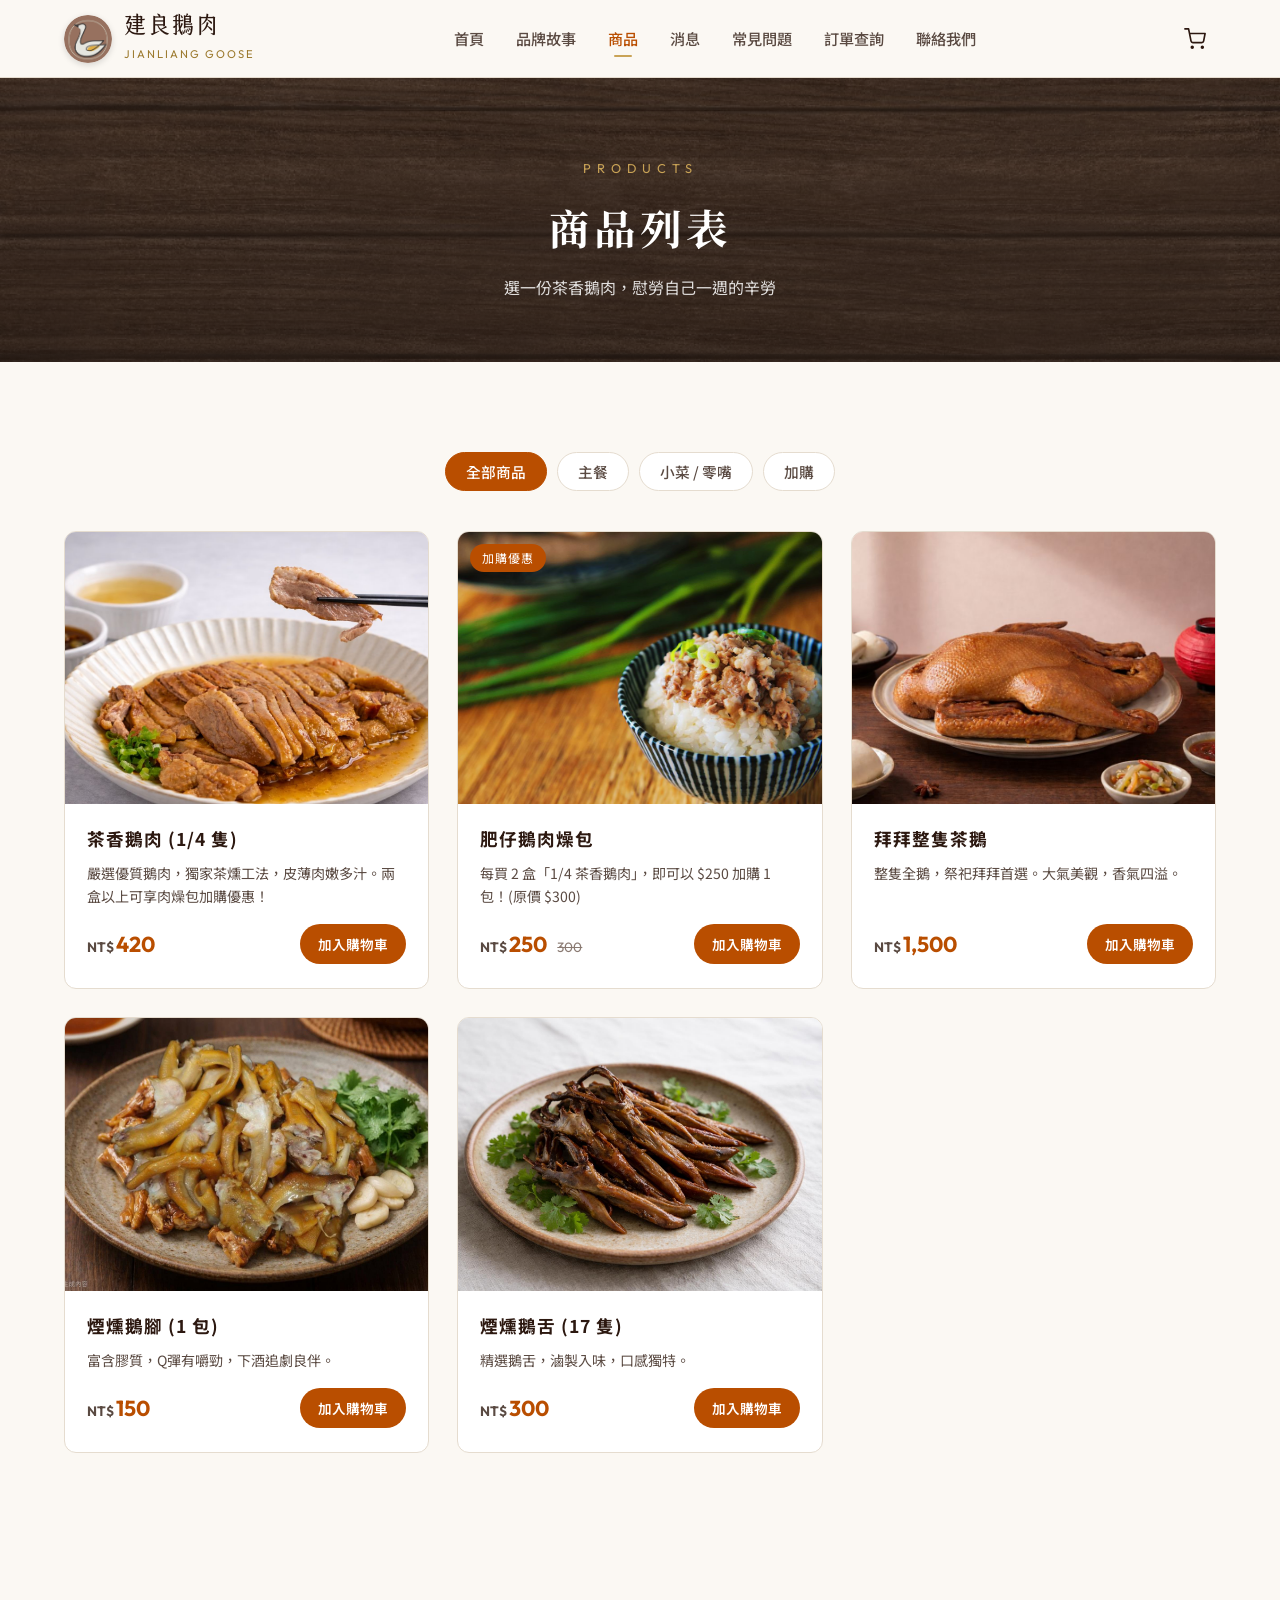
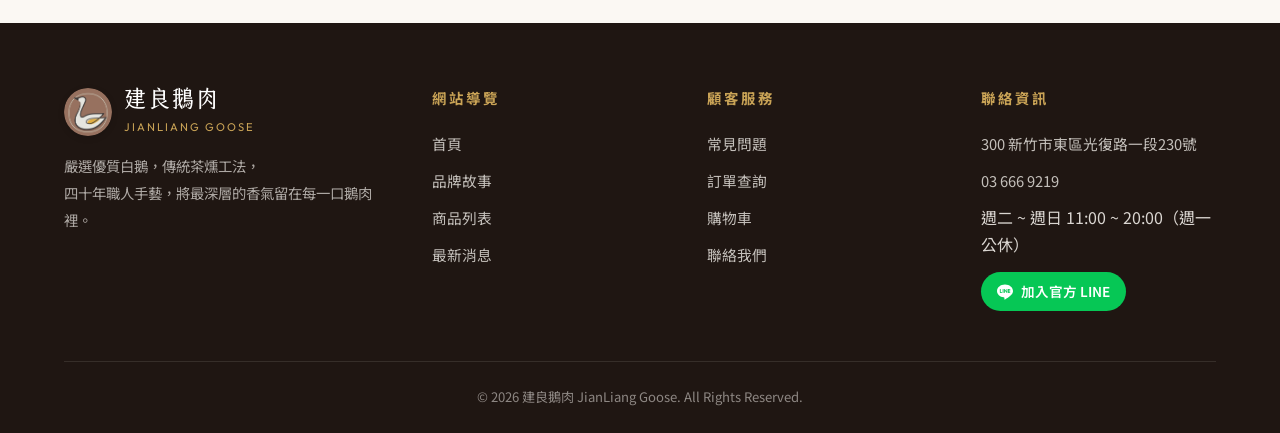
<file: products.html>
<!DOCTYPE html>
<html lang="zh-TW">
<head>
  <meta charset="UTF-8">
  <meta name="viewport" content="width=device-width, initial-scale=1.0">
  <title>商品列表｜建良鵝肉</title>
  <meta name="description" content="建良鵝肉線上商城——茶香鵝肉、煙燻鵝腳、鵝舌、肉燥包。冷凍宅配，新鮮到家。">
  <link rel="preconnect" href="https://fonts.googleapis.com">
  <link rel="preconnect" href="https://fonts.gstatic.com" crossorigin>
  <link href="https://fonts.googleapis.com/css2?family=Noto+Sans+TC:wght@400;500;700&family=Noto+Serif+TC:wght@500;700&family=Outfit:wght@400;600;700&display=swap" rel="stylesheet">
  <link rel="stylesheet" href="css/style.css?v=8">
</head>
<body>
  <div id="siteHeader"></div>

  <section class="page-header">
    <div class="eyebrow">Products</div>
    <h1>商品列表</h1>
    <p>選一份茶香鵝肉，慰勞自己一週的辛勞</p>
  </section>

  <section class="section">
    <div class="container">
      <div class="filter-chips" id="filterChips"></div>
      <div class="product-grid" id="productGrid">
        <div style="grid-column: 1/-1; text-align:center; padding: 60px; color: var(--ink-mute);">
          <span class="spinner" style="border-color: rgba(0,0,0,.15); border-top-color: var(--primary);"></span>
          <p style="margin-top: 12px;">載入商品中...</p>
        </div>
      </div>
    </div>
  </section>

  <div id="siteFooter"></div>

  <script src="data.js"></script>
  <script src="js/main.js?v=3"></script>
  <script src="js/shop.js?v=3"></script>
  <script>
    let allProducts = [];
    let currentCategory = 'all';

    function renderGrid() {
      const grid = document.getElementById('productGrid');
      const list = currentCategory === 'all'
        ? allProducts
        : allProducts.filter(p => (p.Category || 'other') === currentCategory);

      if (!list.length) {
        grid.innerHTML = `<div style="grid-column:1/-1; text-align:center; padding: 60px; color: var(--ink-mute);">這個分類目前沒有商品</div>`;
        return;
      }
      grid.innerHTML = list.map(renderProductCard).join('');
    }

    function renderChips() {
      const chips = document.getElementById('filterChips');
      const cats = Array.from(new Set(allProducts.map(p => p.Category || 'other')));
      const order = ['main', 'snack', 'addon', 'sauce', 'other'];
      cats.sort((a, b) => (order.indexOf(a) === -1 ? 99 : order.indexOf(a)) - (order.indexOf(b) === -1 ? 99 : order.indexOf(b)));

      const html = [`<button class="chip ${currentCategory === 'all' ? 'active' : ''}" data-cat="all">全部商品</button>`]
        .concat(cats.map(c => `<button class="chip ${currentCategory === c ? 'active' : ''}" data-cat="${c}">${CATEGORY_LABEL[c] || c}</button>`))
        .join('');
      chips.innerHTML = html;
      chips.querySelectorAll('.chip').forEach(btn => {
        btn.addEventListener('click', () => {
          currentCategory = btn.dataset.cat;
          chips.querySelectorAll('.chip').forEach(c => c.classList.remove('active'));
          btn.classList.add('active');
          renderGrid();
          window.scrollTo({ top: chips.offsetTop - 100, behavior: 'smooth' });
        });
      });
    }

    (async function () {
      const data = await fetchShop();
      allProducts = data.products;

      // Allow ?cat=main via URL
      const params = new URLSearchParams(location.search);
      const initCat = params.get('cat');
      if (initCat) currentCategory = initCat;

      renderChips();
      renderGrid();
    })();
  </script>
</body>
</html>
</file>
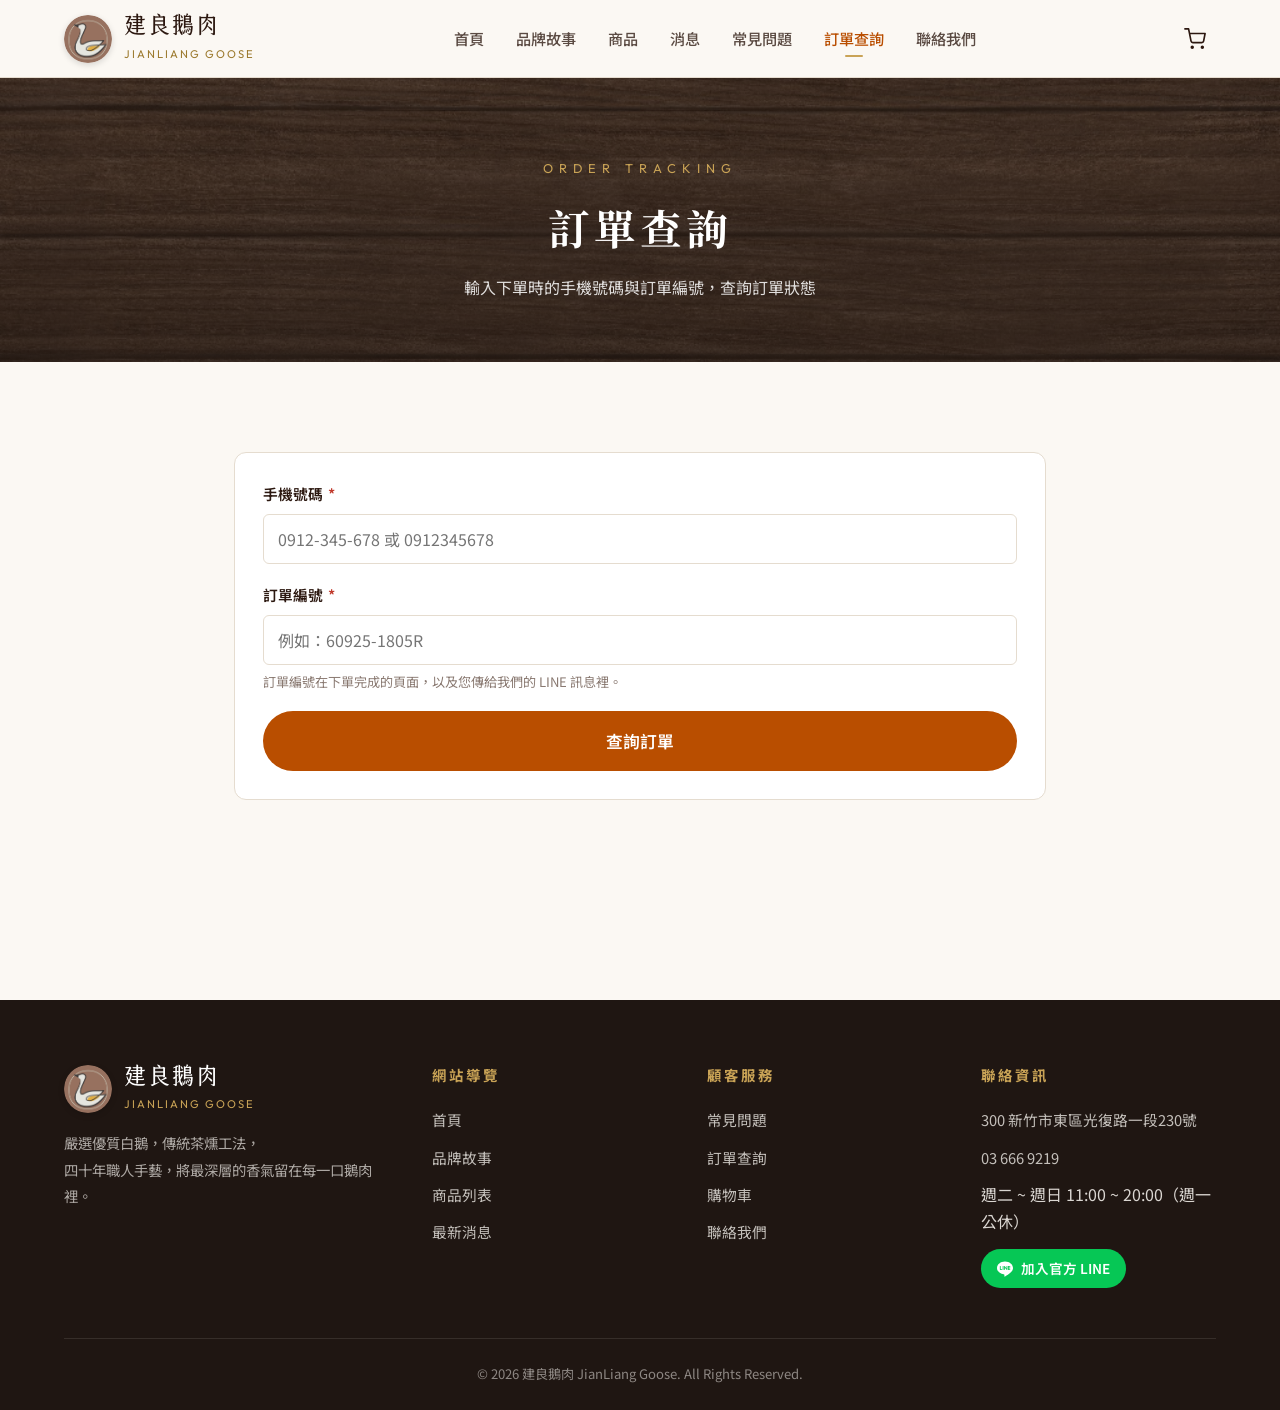
<file: tracking.html>
<!DOCTYPE html>
<html lang="zh-TW">
<head>
  <meta charset="UTF-8">
  <meta name="viewport" content="width=device-width, initial-scale=1.0">
  <title>訂單查詢｜建良鵝肉</title>
  <meta name="description" content="輸入手機號碼與訂單編號，查詢您的訂單狀態與付款狀態。">
  <link rel="preconnect" href="https://fonts.googleapis.com">
  <link rel="preconnect" href="https://fonts.gstatic.com" crossorigin>
  <link href="https://fonts.googleapis.com/css2?family=Noto+Sans+TC:wght@400;500;700&family=Noto+Serif+TC:wght@500;700&family=Outfit:wght@400;600;700&display=swap" rel="stylesheet">
  <link rel="stylesheet" href="css/style.css?v=8">
</head>
<body>
  <div id="siteHeader"></div>

  <section class="page-header">
    <div class="eyebrow">Order Tracking</div>
    <h1>訂單查詢</h1>
    <p>輸入下單時的手機號碼與訂單編號，查詢訂單狀態</p>
  </section>

  <section class="section">
    <div class="container-narrow">
      <div class="form-card">
        <form id="trackForm" onsubmit="return doSearch(event)">
          <div class="form-group">
            <label class="form-label">手機號碼 <span class="required">*</span></label>
            <input type="tel" class="form-input" id="trackPhone" required placeholder="0912-345-678 或 0912345678">
          </div>
          <div class="form-group">
            <label class="form-label">訂單編號 <span class="required">*</span></label>
            <input type="text" class="form-input" id="trackOrderId" required placeholder="例如：60925-1805R" autocapitalize="characters" autocomplete="off">
            <div class="form-help">訂單編號在下單完成的頁面，以及您傳給我們的 LINE 訊息裡。</div>
          </div>
          <button type="submit" class="btn btn-primary btn-block btn-lg" id="trackBtn">查詢訂單</button>
        </form>
      </div>

      <div id="trackError" style="display:none; background: #f8d7da; color: #721c24; padding: 14px 18px; border-radius: var(--r-sm); margin-top: 16px; text-align: center;"></div>

      <div id="trackResults" style="margin-top: 30px;"></div>
    </div>
  </section>

  <div id="siteFooter"></div>

  <script src="js/main.js?v=3"></script>
  <script src="js/shop.js?v=3"></script>
  <script>
    function statusClass(status) {
      const s = String(status || '').trim();
      if (s.includes('取消')) return 'cancelled';
      if (s.includes('完成')) return 'completed';
      if (s.includes('出貨') || s.includes('寄出') || s.includes('取貨')) return 'shipped';
      if (s.includes('確認') || s.includes('處理')) return 'processing';
      return 'pending';
    }

    function fmtDate(d) {
      if (!d) return '';
      const dt = new Date(d);
      if (isNaN(dt)) return d;
      return dt.toLocaleString('zh-TW', { hour12: false });
    }

    function renderResults(orders) {
      const root = document.getElementById('trackResults');
      if (!orders.length) {
        root.innerHTML = '';
        return;
      }
      root.innerHTML = `<h3 style="font-family: var(--font-serif); letter-spacing: 2px; margin-bottom: 16px;">找到 ${orders.length} 筆訂單</h3>` +
        orders.map(o => `
          <div class="tracking-card">
            <div class="order-head">
              <div>
                <div class="order-id">${escapeHtml(o.orderId || '???')}</div>
                <div style="font-size: 0.82rem; color: var(--ink-mute); margin-top: 4px;">${escapeHtml(fmtDate(o.createdDate))}</div>
              </div>
              <span class="status-badge ${statusClass(o.status)}">${escapeHtml(o.status || '待處理')}</span>
            </div>
            <div class="field-row"><div class="lbl">訂購內容</div><div class="val">${escapeHtml(o.items || '-')}</div></div>
            <div class="field-row"><div class="lbl">總金額</div><div class="val" style="color: var(--primary); font-weight: 700;">${fmtPrice(o.grandTotal || o.totalAmount)}</div></div>
            <div class="field-row"><div class="lbl">付款方式</div><div class="val">${escapeHtml(o.paymentMethod || '-')}${o.paymentInfo ? '<br><span style="color:var(--ink-mute); font-size: 0.85rem;">' + escapeHtml(o.paymentInfo) + '</span>' : ''}</div></div>
            <div class="field-row"><div class="lbl">對帳狀態</div><div class="val">${escapeHtml(o.paymentStatus === '已對帳' ? '已收款' : (o.paymentStatus || '未核對'))}</div></div>
            <div class="field-row"><div class="lbl">取貨方式</div><div class="val">${escapeHtml(o.deliveryMethod || '-')}${o.storeInfo ? '<br>' + escapeHtml(o.storeInfo) : ''}${o.pickupTime ? '<br>預計自取：' + escapeHtml(o.pickupTime) : ''}</div></div>
          </div>
        `).join('');
    }

    async function doSearch(e) {
      e.preventDefault();
      const phone = document.getElementById('trackPhone').value.trim();
      const orderId = document.getElementById('trackOrderId').value.trim().toUpperCase();
      if (!phone) { showToast('請輸入手機號碼', 'error'); return false; }
      if (!orderId) { showToast('請輸入訂單編號', 'error'); return false; }

      const btn = document.getElementById('trackBtn');
      const errorEl = document.getElementById('trackError');
      errorEl.style.display = 'none';
      document.getElementById('trackResults').innerHTML = '';
      btn.disabled = true;
      btn.innerHTML = '<span class="spinner"></span> 查詢中...';

      try {
        // GAS searchOrder needs to read response, so we use regular fetch (text/plain to bypass preflight).
        const res = await fetch(GAS_API_URL, {
          method: 'POST',
          headers: { 'Content-Type': 'text/plain' },
          body: JSON.stringify({ action: 'searchOrder', phone, orderId }),
        });
        const data = await res.json();
        // 後端也會比對訂單編號；這裡再過濾一次，只顯示這筆訂單
        const orders = (data.result === 'success' && data.orders ? data.orders : [])
          .filter(o => String(o.orderId || '').trim().toUpperCase() === orderId);
        if (orders.length) {
          renderResults(orders);
        } else {
          errorEl.textContent = '查無訂單，請確認手機號碼與訂單編號是否正確。';
          errorEl.style.display = 'block';
        }
      } catch (err) {
        console.error(err);
        errorEl.textContent = '系統連線錯誤，請稍後再試。';
        errorEl.style.display = 'block';
      } finally {
        btn.disabled = false;
        btn.innerHTML = '查詢訂單';
      }
      return false;
    }
  </script>
</body>
</html>
</file>
<file: css/style.css>
/* =========================================================
   建良鵝肉 官方網站 - 共用樣式
   參考呈信鵝肉、鵝鋪子的暖色系食品品牌調性
   ========================================================= */

@font-face {
  font-family: 'Ningshu';
  src: url('../fonts/ningshu-subset.woff2') format('woff2');
  font-weight: normal;
  font-style: normal;
  font-display: swap;
}

:root {
  --primary: #B94E00;
  --primary-dark: #8B3A00;
  --primary-light: #D9711F;
  --accent: #C9A356;          /* Soft gold */
  --accent-dark: #9C7A2E;
  --ink: #2C1810;
  --ink-soft: #5A4A42;
  --ink-mute: #8A7A72;
  --bg: #FBF8F3;              /* Warm cream */
  --bg-alt: #F1EAE0;
  --bg-dark: #1F1612;
  --line: #E5DCCF;
  --white: #FFFFFF;
  --error: #C0392B;
  --success: #2E7D32;

  --shadow-sm: 0 2px 8px rgba(44, 24, 16, 0.06);
  --shadow-md: 0 8px 24px rgba(44, 24, 16, 0.10);
  --shadow-lg: 0 16px 40px rgba(44, 24, 16, 0.16);

  --r-sm: 6px;
  --r-md: 12px;
  --r-lg: 20px;

  --header-h: 78px;

  --font-zh: 'Noto Sans TC', 'PingFang TC', 'Microsoft JhengHei', sans-serif;
  --font-en: 'Outfit', 'Noto Sans TC', sans-serif;
  --font-brand: 'Ningshu', 'Noto Serif TC', serif;  /* 字檔只有「建良鵝肉」四字，只用在單獨出現的品牌名 */
  --font-serif: 'Noto Serif TC', serif;
}

* { box-sizing: border-box; margin: 0; padding: 0; }
[hidden] { display: none !important; }
html { scroll-behavior: smooth; }
body {
  font-family: var(--font-zh);
  background: var(--bg);
  color: var(--ink);
  line-height: 1.7;
  -webkit-font-smoothing: antialiased;
  padding-top: var(--header-h);
}
img { max-width: 100%; display: block; }
a { color: inherit; text-decoration: none; }
button { font-family: inherit; cursor: pointer; border: none; background: none; }
input, select, textarea { font-family: inherit; font-size: 1rem; }

.container {
  max-width: 1200px;
  margin: 0 auto;
  padding: 0 24px;
}

.container-narrow {
  max-width: 860px;
  margin: 0 auto;
  padding: 0 24px;
}

/* =========================================================
   Header / Top Navigation
   ========================================================= */
.site-header {
  position: fixed;
  top: 0; left: 0; right: 0;
  height: var(--header-h);
  background: rgba(251, 248, 243, 0.96);
  backdrop-filter: blur(10px);
  -webkit-backdrop-filter: blur(10px);
  border-bottom: 1px solid var(--line);
  z-index: 100;
  transition: box-shadow .2s;
}
.site-header.scrolled { box-shadow: var(--shadow-sm); }

/* 網站公告（後台設定） */
.site-announce {
  background: var(--primary-dark);
  color: #fff;
  text-align: center;
  font-size: 0.92rem;
  line-height: 1.6;
  padding: 10px 16px;
  white-space: pre-line;
}

.nav-wrap {
  height: 100%;
  display: flex;
  align-items: center;
  justify-content: space-between;
  gap: 24px;
}

.brand-link {
  display: flex;
  align-items: center;
  gap: 12px;
  flex-shrink: 0;
}
.brand-link img {
  width: 48px; height: 48px;
  border-radius: 50%;
  object-fit: cover;
  box-shadow: 0 2px 6px rgba(0,0,0,0.15);
}
.brand-link .brand-zh {
  font-family: var(--font-brand);
  font-size: 1.4rem;
  font-weight: normal;  /* 凝書體只有一種粗細，設粗體會被瀏覽器硬加粗 */
  color: var(--ink);
  letter-spacing: 2px;
  line-height: 1;
}
.brand-link .brand-en {
  font-family: var(--font-en);
  font-size: 0.7rem;
  letter-spacing: 2px;
  color: var(--accent-dark);
  text-transform: uppercase;
  display: block;
  margin-top: 4px;
}

.nav-menu {
  display: flex;
  gap: 4px;
  list-style: none;
  align-items: center;
}
.nav-menu a {
  display: inline-block;
  padding: 8px 14px;
  font-size: 0.95rem;
  font-weight: 500;
  color: var(--ink-soft);
  border-radius: var(--r-sm);
  transition: all .2s;
  position: relative;
}
.nav-menu a:hover { color: var(--primary); background: rgba(185, 78, 0, 0.06); }
.nav-menu a.active { color: var(--primary); }
.nav-menu a.active::after {
  content: '';
  position: absolute;
  bottom: 2px; left: 50%;
  transform: translateX(-50%);
  width: 18px; height: 2px;
  background: var(--accent);
  border-radius: 2px;
}

.nav-actions {
  display: flex;
  align-items: center;
  gap: 8px;
}
.nav-icon-btn {
  position: relative;
  width: 42px; height: 42px;
  border-radius: 50%;
  display: inline-flex;
  align-items: center;
  justify-content: center;
  color: var(--ink);
  transition: all .2s;
}
.nav-icon-btn:hover { background: rgba(185, 78, 0, 0.08); color: var(--primary); }
.cart-badge {
  position: absolute;
  top: 4px; right: 4px;
  min-width: 18px; height: 18px;
  padding: 0 5px;
  background: var(--primary);
  color: white;
  font-size: 0.7rem;
  font-weight: 700;
  border-radius: 9px;
  display: flex;
  align-items: center;
  justify-content: center;
  line-height: 1;
}
.cart-badge.hidden { display: none; }

.nav-toggle {
  display: none;
  width: 42px; height: 42px;
  border-radius: 50%;
  align-items: center;
  justify-content: center;
}
.nav-toggle:hover { background: rgba(185, 78, 0, 0.08); }

@media (max-width: 880px) {
  :root { --header-h: 66px; }
  .brand-link .brand-zh { font-size: 1.2rem; }
  .brand-link .brand-en { font-size: 0.6rem; }
  .brand-link img { width: 42px; height: 42px; }
  .nav-toggle { display: inline-flex; }
  .nav-menu {
    position: fixed;
    top: var(--header-h);
    left: 0; right: 0;
    background: var(--white);
    border-bottom: 1px solid var(--line);
    flex-direction: column;
    padding: 12px;
    gap: 0;
    /* 收起時整個移到畫面外並隱藏；只移 -110% 的話，選單底部會蓋住頁首上緣 */
    transform: translateY(calc(-100% - var(--header-h)));
    visibility: hidden;
    transition: transform .25s, visibility 0s .25s;
    box-shadow: var(--shadow-md);
    max-height: calc(100vh - var(--header-h));
    overflow-y: auto;
  }
  .nav-menu.open { transform: translateY(0); visibility: visible; transition: transform .25s; }
  .nav-menu li { width: 100%; }
  .nav-menu a {
    display: block;
    padding: 14px 16px;
    border-radius: var(--r-sm);
  }
  .nav-menu a.active::after { display: none; }
  .nav-menu a.active { background: rgba(185, 78, 0, 0.08); }
}

/* =========================================================
   Hero
   ========================================================= */
/* 參考團購頁：左文右圖、筷子浮動、熱氣、旋轉徽章 */
.hero {
  position: relative;
  min-height: calc(92vh - var(--header-h));
  display: flex;
  align-items: center;
  background:
    radial-gradient(ellipse 45% 55% at 72% 50%, rgba(255, 186, 102, .22) 0%, transparent 70%),
    linear-gradient(90deg, rgba(31, 22, 18, .82) 0%, rgba(31, 22, 18, .5) 45%, rgba(31, 22, 18, .2) 100%),
    url('../hero_table.jpg') center/cover no-repeat;
  color: white;
  padding: 56px 0 110px;
  overflow: hidden;
}
.hero-grid {
  position: relative;
  z-index: 2;
  display: grid;
  grid-template-columns: 1fr 1.1fr;
  align-items: center;
  gap: 24px;
  width: 100%;
}
.hero-copy > * { animation: heroFadeUp .8s cubic-bezier(.2, .8, .2, 1) both; }
.hero-copy > :nth-child(2) { animation-delay: .12s; }
.hero-copy > :nth-child(3) { animation-delay: .24s; }
.hero-copy > :nth-child(4) { animation-delay: .36s; }
.hero-copy > :nth-child(5) { animation-delay: .48s; }
.hero .eyebrow {
  display: inline-block;
  font-family: var(--font-en);
  font-size: 0.85rem;
  letter-spacing: 8px;
  color: var(--accent);
  text-transform: uppercase;
  margin-bottom: 20px;
  padding-bottom: 12px;
  border-bottom: 1px solid var(--accent);
}
.hero h1 {
  font-family: var(--font-serif);
  font-size: clamp(2.4rem, 5.4vw, 4.4rem);
  font-weight: 700;
  line-height: 1.25;
  letter-spacing: 6px;
  margin-bottom: 22px;
  text-shadow: 0 6px 30px rgba(0,0,0,.45);
}
.hero h1 .hl {
  background: linear-gradient(100deg, #F3D48B 0%, #C9A356 60%, #E8B96A 100%);
  -webkit-background-clip: text;
  background-clip: text;
  color: transparent;
  text-shadow: none;
  filter: drop-shadow(0 6px 24px rgba(0,0,0,.4));
}
.hero p {
  font-size: clamp(1rem, 1.6vw, 1.18rem);
  line-height: 1.9;
  max-width: 540px;
  margin-bottom: 34px;
  color: rgba(255,255,255,.92);
  text-shadow: 0 2px 12px rgba(0,0,0,.5);
  word-break: keep-all; /* 只在標點處換行，避免單字落單 */
}
.hero-actions {
  display: flex;
  gap: 16px;
  flex-wrap: wrap;
}
.hero .btn-primary {
  background: linear-gradient(135deg, var(--primary-light), var(--primary) 55%, var(--primary-dark));
  box-shadow: 0 14px 34px rgba(0, 0, 0, .35);
  border: 2px solid rgba(255,255,255,.15);
}
.hero .btn-primary:hover { transform: translateY(-3px) scale(1.03); box-shadow: 0 18px 40px rgba(185, 78, 0, .5); }
.hero .btn-primary .arrow { transition: transform .25s; }
.hero .btn-primary:hover .arrow { transform: translateX(4px); }
.hero-points {
  list-style: none;
  display: flex;
  flex-wrap: wrap;
  gap: 8px 20px;
  margin-top: 30px;
  font-size: 0.9rem;
  color: rgba(255,255,255,.85);
}
.hero-points li::before {
  content: '';
  display: inline-block;
  width: 6px; height: 6px;
  margin-right: 8px;
  border-radius: 50%;
  background: var(--accent);
  vertical-align: middle;
}

.hero-visual {
  position: relative;
  aspect-ratio: 1 / .82;
  pointer-events: none;
}
.hero-plate {
  position: absolute;
  width: 120%;
  max-width: none;
  left: -8%;
  top: 8%;
  transform: rotate(-12deg);
  filter: drop-shadow(0 30px 40px rgba(0,0,0,.6));
  animation: heroPlateIn 1.2s cubic-bezier(.2, .8, .2, 1) both;
}
/* 原圖筷子在右緣被裁切，圖片往右補上筷尾（1024 → 1100px）：寬度與位置按比例放大、旋轉中心不變，原本那段筷子位置不動 */
.hero-chopsticks {
  position: absolute;
  width: 85.94%;
  max-width: none;
  right: -21.94%;
  top: -6%;
  transform: rotate(14deg);
  transform-origin: 46.55% 50%;
  filter: drop-shadow(20px 30px 30px rgba(0,0,0,.5));
  animation: heroChopIn 1s .5s cubic-bezier(.2, .8, .2, 1) both, heroChopFloat 6s 1.5s ease-in-out infinite;
}
.hero-steam {
  position: absolute;
  left: 34%; top: 14%;
  width: 34%; height: 44%;
}
.hero-steam span {
  position: absolute;
  bottom: 0;
  width: 18px; height: 110px;
  border-radius: 50%;
  background: radial-gradient(ellipse at center, rgba(255,255,255,.6) 0%, rgba(255,255,255,0) 70%);
  filter: blur(7px);
  opacity: 0;
  animation: heroSteam 4.8s ease-in-out infinite;
}
.hero-steam span:nth-child(1) { left: 18%; }
.hero-steam span:nth-child(2) { left: 48%; animation-delay: 1.6s; }
.hero-steam span:nth-child(3) { left: 76%; animation-delay: 3.2s; }
.hero-badge {
  position: absolute;
  left: 0; top: 2%;
  width: 120px; height: 120px;
  z-index: 3;
  animation: heroFadeUp .8s .9s both;
}
.hero-badge::before {
  content: '';
  position: absolute; inset: 0;
  border-radius: 50%;
  background: rgba(31, 22, 18, .6);
  -webkit-backdrop-filter: blur(4px);
  backdrop-filter: blur(4px);
  border: 1px solid rgba(201, 163, 86, .5);
}
.hero-badge svg {
  position: absolute; inset: 0;
  width: 100%; height: 100%;
  animation: spin 20s linear infinite;
}
.hero-badge text {
  fill: var(--accent);
  font-family: var(--font-en);
  font-size: 10px;
  font-weight: 600;
  letter-spacing: 1px;
}
.hero-badge img {
  position: absolute;
  inset: 25%;
  width: 50%; height: 50%;
  border-radius: 50%;
  box-shadow: 0 4px 14px rgba(0,0,0,.45);
}
.hero-wave {
  position: absolute;
  left: 0; right: 0; bottom: -1px;
  width: 100%; height: 70px;
  color: var(--bg);
  z-index: 3;
}

@keyframes heroFadeUp { from { opacity: 0; transform: translateY(24px); } to { opacity: 1; transform: none; } }
@keyframes heroPlateIn { from { opacity: 0; transform: rotate(-40deg) scale(.85); } to { opacity: 1; transform: rotate(-12deg) scale(1); } }
@keyframes heroChopIn { from { opacity: 0; transform: translate(80px, -50px) rotate(26deg); } to { opacity: 1; transform: rotate(14deg); } }
@keyframes heroChopFloat { 0%, 100% { transform: translateY(0) rotate(14deg); } 50% { transform: translateY(-18px) rotate(17deg); } }
@keyframes heroSteam {
  0% { opacity: 0; transform: translateY(30px) scaleX(1); }
  35% { opacity: .75; }
  100% { opacity: 0; transform: translateY(-90px) scaleX(2.4); }
}

@media (max-width: 880px) {
  .hero {
    min-height: 0;
    padding: 44px 0 80px;
    text-align: center;
    background:
      radial-gradient(ellipse 70% 40% at 50% 78%, rgba(255, 186, 102, .2) 0%, transparent 70%),
      linear-gradient(180deg, rgba(31, 22, 18, .8) 0%, rgba(31, 22, 18, .45) 60%, rgba(31, 22, 18, .3) 100%),
      url('../hero_table.jpg') center/cover no-repeat;
  }
  .hero-grid { grid-template-columns: 1fr; gap: 8px; }
  .hero p { margin-left: auto; margin-right: auto; }
  .hero-actions, .hero-points { justify-content: center; }
  .hero-visual { width: 100%; max-width: 460px; margin: 0 auto; }
  .hero-badge { width: 86px; height: 86px; top: 0; }
  .hero-badge text { font-size: 10.5px; }
  .hero-wave { height: 40px; }
}
@media (max-width: 480px) {
  .hero h1 { letter-spacing: 4px; }
  .hero-actions .btn-lg { padding: 14px 28px; }
  .hero-chopsticks { width: 79.49%; right: -15.49%; }
}
@media (prefers-reduced-motion: reduce) {
  .hero *, .hero *::before { animation: none !important; }
}

/* Page Header (smaller hero for inner pages) */
.page-header {
  background:
    linear-gradient(180deg, rgba(31,22,18,.55) 0%, rgba(31,22,18,.7) 100%),
    url('../hero_table.jpg') center/cover no-repeat;
  color: white;
  text-align: center;
  padding: 80px 24px 60px;
}
.page-header .eyebrow {
  font-family: var(--font-en);
  font-size: 0.8rem;
  letter-spacing: 6px;
  color: var(--accent);
  text-transform: uppercase;
  margin-bottom: 12px;
}
.page-header h1 {
  font-family: var(--font-serif);
  font-size: clamp(1.8rem, 4vw, 2.6rem);
  letter-spacing: 4px;
  margin-bottom: 12px;
}
.page-header p {
  font-size: 1rem;
  color: rgba(255,255,255,.85);
}

/* =========================================================
   Buttons
   ========================================================= */
.btn {
  display: inline-flex;
  align-items: center;
  justify-content: center;
  gap: 8px;
  padding: 14px 32px;
  font-size: 1rem;
  font-weight: 600;
  border-radius: 50px;
  transition: all .25s;
  white-space: nowrap;
  border: 2px solid transparent;
}
.btn-primary {
  background: var(--primary);
  color: white;
}
.btn-primary:hover {
  background: var(--primary-dark);
  transform: translateY(-2px);
  box-shadow: 0 10px 24px rgba(185, 78, 0, .35);
}
.btn-outline {
  background: transparent;
  color: white;
  border-color: rgba(255,255,255,.7);
}
.btn-outline:hover {
  background: white;
  color: var(--ink);
  border-color: white;
}
.btn-ghost {
  background: var(--white);
  color: var(--primary);
  border-color: var(--primary);
}
.btn-ghost:hover {
  background: var(--primary);
  color: white;
}
.btn-block { width: 100%; }
.btn-sm { padding: 10px 20px; font-size: 0.9rem; }
.btn-lg { padding: 16px 40px; font-size: 1.05rem; }
.btn:disabled { opacity: .55; cursor: not-allowed; transform: none !important; box-shadow: none !important; }

/* =========================================================
   Section Layouts
   ========================================================= */
.section { padding: 90px 0; }
.section-tight { padding: 60px 0; }
.section-alt { background: var(--bg-alt); }
.section-dark { background: var(--bg-dark); color: var(--bg); }

.section-head {
  text-align: center;
  max-width: 660px;
  margin: 0 auto 60px;
}
.section-head .eyebrow {
  font-family: var(--font-en);
  font-size: 0.8rem;
  letter-spacing: 6px;
  color: var(--accent-dark);
  text-transform: uppercase;
  margin-bottom: 14px;
  display: block;
}
.section-head h2 {
  font-family: var(--font-serif);
  font-size: clamp(1.8rem, 3.5vw, 2.4rem);
  letter-spacing: 4px;
  color: var(--ink);
  margin-bottom: 18px;
  position: relative;
  display: inline-block;
  padding-bottom: 16px;
}
.section-head h2::after {
  content: '';
  position: absolute;
  bottom: 0; left: 50%;
  transform: translateX(-50%);
  width: 40px; height: 2px;
  background: var(--accent);
}
.section-head p {
  color: var(--ink-soft);
  font-size: 1rem;
  line-height: 1.9;
}

/* =========================================================
   Featured Highlights (4-up icons)
   ========================================================= */
.highlights-grid {
  display: grid;
  grid-template-columns: repeat(4, 1fr);
  gap: 24px;
}
.highlight-card {
  background: var(--white);
  padding: 36px 24px;
  border-radius: var(--r-md);
  text-align: center;
  border: 1px solid var(--line);
  transition: all .25s;
}
.highlight-card:hover {
  transform: translateY(-4px);
  box-shadow: var(--shadow-md);
  border-color: var(--accent);
}
.highlight-icon {
  width: 56px; height: 56px;
  border-radius: 50%;
  background: var(--bg-alt);
  color: var(--primary);
  display: inline-flex;
  align-items: center;
  justify-content: center;
  margin-bottom: 18px;
  font-size: 1.6rem;
}
.highlight-card h3 {
  font-size: 1.1rem;
  margin-bottom: 10px;
  letter-spacing: 1px;
}
.highlight-card p {
  font-size: 0.9rem;
  color: var(--ink-soft);
  line-height: 1.7;
}
@media (max-width: 880px) {
  .highlights-grid { grid-template-columns: repeat(2, 1fr); }
}
@media (max-width: 480px) {
  .highlights-grid { grid-template-columns: 1fr; }
}

/* =========================================================
   Story Section (text + image alternating)
   ========================================================= */
.story-row {
  display: grid;
  grid-template-columns: 1fr 1fr;
  gap: 60px;
  align-items: center;
  margin-bottom: 80px;
}
.story-row:last-child { margin-bottom: 0; }
.story-row.reverse { direction: rtl; }
.story-row.reverse > * { direction: ltr; }

.story-image {
  border-radius: var(--r-lg);
  overflow: hidden;
  box-shadow: var(--shadow-md);
  aspect-ratio: 4/3;
  background: var(--bg-alt);
}
.story-image img {
  width: 100%; height: 100%;
  object-fit: cover;
  transition: transform .8s;
}
.story-image:hover img { transform: scale(1.04); }

.story-text .eyebrow {
  font-family: var(--font-en);
  font-size: 0.78rem;
  letter-spacing: 5px;
  color: var(--accent-dark);
  text-transform: uppercase;
  margin-bottom: 12px;
  display: inline-block;
}
.story-text h3 {
  font-family: var(--font-serif);
  font-size: 1.8rem;
  letter-spacing: 3px;
  margin-bottom: 22px;
  color: var(--ink);
}
.story-text p {
  color: var(--ink-soft);
  margin-bottom: 16px;
  line-height: 1.95;
}
@media (max-width: 880px) {
  .story-row { grid-template-columns: 1fr; gap: 32px; margin-bottom: 60px; }
  .story-row.reverse { direction: ltr; }
}

/* =========================================================
   Product Grid
   ========================================================= */
.product-grid {
  display: grid;
  grid-template-columns: repeat(3, 1fr);
  gap: 28px;
}
@media (max-width: 880px) {
  .product-grid { grid-template-columns: repeat(2, 1fr); gap: 18px; }
}
@media (max-width: 480px) {
  .product-grid { grid-template-columns: 1fr; }
}

.product-card {
  background: var(--white);
  border-radius: var(--r-md);
  overflow: hidden;
  border: 1px solid var(--line);
  transition: all .25s;
  display: flex;
  flex-direction: column;
}
.product-card:hover {
  transform: translateY(-4px);
  box-shadow: var(--shadow-md);
  border-color: var(--accent);
}
.product-card-image {
  position: relative;
  aspect-ratio: 4/3;
  background: var(--bg-alt);
  overflow: hidden;
}
.product-card-image img {
  width: 100%; height: 100%;
  object-fit: cover;
  transition: transform .6s;
}
.product-card:hover .product-card-image img { transform: scale(1.05); }
.product-card-badge {
  position: absolute;
  top: 12px; left: 12px;
  background: var(--primary);
  color: white;
  font-size: 0.75rem;
  padding: 4px 12px;
  border-radius: 50px;
  letter-spacing: 1px;
}
.product-card-body {
  padding: 20px 22px 24px;
  flex: 1;
  display: flex;
  flex-direction: column;
}
.product-card-body h3 {
  font-size: 1.1rem;
  margin-bottom: 8px;
  letter-spacing: 1px;
}
.product-card-body .desc {
  font-size: 0.88rem;
  color: var(--ink-soft);
  line-height: 1.65;
  margin-bottom: 16px;
  flex: 1;
  display: -webkit-box;
  -webkit-line-clamp: 2;
  -webkit-box-orient: vertical;
  overflow: hidden;
}
.product-card-bottom {
  display: flex;
  align-items: center;
  justify-content: space-between;
  gap: 12px;
}
.product-price {
  font-family: var(--font-en);
  font-size: 1.35rem;
  font-weight: 700;
  color: var(--primary);
}
.product-price .currency { font-size: 0.85rem; margin-right: 2px; color: var(--ink-soft); }
.product-price .original {
  font-size: 0.85rem;
  color: var(--ink-mute);
  text-decoration: line-through;
  font-weight: 400;
  margin-left: 6px;
}
.product-card-bottom .btn-sm { padding: 8px 16px; font-size: 0.85rem; }

/* =========================================================
   Category Filter Chips
   ========================================================= */
.filter-chips {
  display: flex;
  gap: 10px;
  flex-wrap: wrap;
  justify-content: center;
  margin-bottom: 40px;
}
.chip {
  padding: 8px 20px;
  border-radius: 50px;
  border: 1px solid var(--line);
  background: var(--white);
  color: var(--ink-soft);
  font-size: 0.92rem;
  font-weight: 500;
  transition: all .2s;
}
.chip:hover { border-color: var(--accent); color: var(--primary); }
.chip.active {
  background: var(--primary);
  color: white;
  border-color: var(--primary);
}

/* =========================================================
   Product Detail
   ========================================================= */
.product-detail {
  display: grid;
  grid-template-columns: 1.1fr 1fr;
  gap: 56px;
  align-items: start;
}
.product-gallery {
  border-radius: var(--r-lg);
  overflow: hidden;
  background: var(--bg-alt);
  aspect-ratio: 1/1;
  box-shadow: var(--shadow-md);
}
.product-gallery img { width: 100%; height: 100%; object-fit: cover; }

.product-info .eyebrow {
  font-family: var(--font-en);
  font-size: 0.75rem;
  letter-spacing: 5px;
  color: var(--accent-dark);
  text-transform: uppercase;
  margin-bottom: 10px;
}
.product-info h1 {
  font-family: var(--font-serif);
  font-size: 2rem;
  letter-spacing: 3px;
  margin-bottom: 18px;
}
.product-info .price-row {
  display: flex;
  align-items: baseline;
  gap: 14px;
  padding: 18px 0;
  border-top: 1px solid var(--line);
  border-bottom: 1px solid var(--line);
  margin-bottom: 24px;
}
.product-info .price-now {
  font-family: var(--font-en);
  font-size: 2.2rem;
  font-weight: 700;
  color: var(--primary);
}
.product-info .price-original {
  font-size: 1rem;
  color: var(--ink-mute);
  text-decoration: line-through;
}
.product-info .description {
  color: var(--ink-soft);
  margin-bottom: 28px;
  line-height: 2;
}

.qty-control {
  display: inline-flex;
  align-items: center;
  border: 1px solid var(--line);
  border-radius: 50px;
  overflow: hidden;
  margin-bottom: 24px;
}
.qty-control button {
  width: 44px; height: 44px;
  font-size: 1.2rem;
  color: var(--ink);
  transition: background .15s;
}
.qty-control button:hover { background: var(--bg-alt); color: var(--primary); }
.qty-control input {
  width: 60px;
  height: 44px;
  border: none;
  text-align: center;
  font-weight: 700;
  font-size: 1.05rem;
  background: transparent;
  color: var(--ink);
  -moz-appearance: textfield;
}
.qty-control input::-webkit-outer-spin-button,
.qty-control input::-webkit-inner-spin-button {
  -webkit-appearance: none;
  margin: 0;
}

.product-actions {
  display: flex;
  gap: 12px;
  flex-wrap: wrap;
}

.product-meta {
  margin-top: 36px;
  padding-top: 28px;
  border-top: 1px dashed var(--line);
  font-size: 0.9rem;
  color: var(--ink-soft);
}
.product-meta .meta-row {
  display: flex;
  gap: 12px;
  margin-bottom: 8px;
}
.product-meta .meta-row strong { color: var(--ink); min-width: 80px; }

@media (max-width: 880px) {
  .product-detail { grid-template-columns: 1fr; gap: 28px; }
  .product-info h1 { font-size: 1.6rem; }
  .product-info .price-now { font-size: 1.8rem; }
}

/* =========================================================
   Cart
   ========================================================= */
.cart-layout {
  display: grid;
  grid-template-columns: 2fr 1fr;
  gap: 40px;
  align-items: start;
}
@media (max-width: 880px) {
  .cart-layout { grid-template-columns: 1fr; }
}

.cart-items {
  background: var(--white);
  border-radius: var(--r-md);
  border: 1px solid var(--line);
  overflow: hidden;
}
.cart-row {
  display: grid;
  grid-template-columns: 90px 1fr auto auto;
  gap: 16px;
  padding: 18px;
  align-items: center;
  border-bottom: 1px solid var(--line);
}
.cart-row:last-child { border-bottom: none; }
.cart-row .thumb {
  width: 90px; height: 90px;
  border-radius: var(--r-sm);
  object-fit: cover;
  background: var(--bg-alt);
}
.cart-row .meta h4 {
  font-size: 1rem;
  margin-bottom: 6px;
  letter-spacing: 1px;
}
.cart-row .meta .unit-price {
  font-size: 0.88rem;
  color: var(--ink-soft);
}
.cart-row .qty-control {
  margin: 0;
  border-radius: 50px;
}
.cart-row .qty-control button { width: 36px; height: 36px; font-size: 1rem; }
.cart-row .qty-control input { width: 44px; height: 36px; font-size: 0.95rem; }
.cart-row .line-total {
  font-family: var(--font-en);
  font-weight: 700;
  font-size: 1.1rem;
  color: var(--primary);
  min-width: 80px;
  text-align: right;
}
.cart-row .remove-btn {
  color: var(--ink-mute);
  font-size: 1.3rem;
  width: 32px; height: 32px;
  border-radius: 50%;
  display: inline-flex;
  align-items: center;
  justify-content: center;
}
.cart-row .remove-btn:hover { background: rgba(192, 57, 43, .08); color: var(--error); }

@media (max-width: 600px) {
  .cart-row {
    grid-template-columns: 70px 1fr auto;
    grid-template-areas:
      "thumb meta remove"
      "thumb qty   total";
    column-gap: 14px;
    row-gap: 10px;
  }
  .cart-row .thumb { width: 70px; height: 70px; grid-area: thumb; }
  .cart-row .meta { grid-area: meta; }
  .cart-row .qty-control { grid-area: qty; }
  .cart-row .line-total { grid-area: total; }
  .cart-row .remove-btn { grid-area: remove; }
}

.cart-summary {
  background: var(--white);
  border-radius: var(--r-md);
  border: 1px solid var(--line);
  padding: 24px;
  position: sticky;
  top: calc(var(--header-h) + 16px);
}
.cart-summary h3 {
  font-size: 1.1rem;
  letter-spacing: 1px;
  margin-bottom: 18px;
  padding-bottom: 14px;
  border-bottom: 1px solid var(--line);
}
.summary-row {
  display: flex;
  justify-content: space-between;
  padding: 8px 0;
  color: var(--ink-soft);
}
.summary-row.total {
  border-top: 1px dashed var(--line);
  margin-top: 10px;
  padding-top: 14px;
  font-size: 1.15rem;
  font-weight: 700;
  color: var(--ink);
}
.summary-row.total span:last-child { color: var(--primary); }
.summary-note {
  font-size: 0.85rem;
  color: var(--ink-soft);
  background: var(--bg-alt);
  padding: 10px 12px;
  border-radius: var(--r-sm);
  margin-top: 14px;
  line-height: 1.6;
}

.empty-state {
  text-align: center;
  padding: 80px 24px;
  color: var(--ink-soft);
}
.empty-state .icon { font-size: 3rem; margin-bottom: 18px; opacity: .5; }
.empty-state h3 { margin-bottom: 10px; letter-spacing: 1px; }
.empty-state p { margin-bottom: 24px; }

/* =========================================================
   Forms (Checkout / Contact)
   ========================================================= */
.form-card {
  background: var(--white);
  border-radius: var(--r-md);
  border: 1px solid var(--line);
  padding: 28px;
  margin-bottom: 20px;
}
.form-card h2 {
  font-family: var(--font-serif);
  font-size: 1.3rem;
  letter-spacing: 2px;
  margin-bottom: 6px;
  color: var(--ink);
}
.form-card .card-desc {
  font-size: 0.9rem;
  color: var(--ink-soft);
  margin-bottom: 20px;
}

.form-group { margin-bottom: 18px; }
.form-row {
  display: grid;
  grid-template-columns: 1fr 1fr;
  gap: 16px;
}
@media (max-width: 600px) {
  .form-row { grid-template-columns: 1fr; }
}
.form-label {
  display: block;
  font-size: 0.92rem;
  font-weight: 600;
  margin-bottom: 8px;
  color: var(--ink);
}
.form-label .required { color: var(--error); margin-left: 2px; }
.form-input, .form-select, .form-textarea {
  width: 100%;
  padding: 12px 14px;
  border: 1px solid var(--line);
  border-radius: var(--r-sm);
  background: var(--white);
  color: var(--ink);
  transition: border-color .2s, box-shadow .2s;
}
.form-input:focus, .form-select:focus, .form-textarea:focus {
  outline: none;
  border-color: var(--primary);
  box-shadow: 0 0 0 3px rgba(185, 78, 0, .12);
}
.form-textarea { resize: vertical; min-height: 100px; }
.form-help {
  font-size: 0.82rem;
  color: var(--ink-mute);
  margin-top: 6px;
}

.radio-group {
  display: flex;
  gap: 10px;
  flex-wrap: wrap;
}
.radio-tile {
  flex: 1;
  min-width: 160px;
  padding: 14px 16px;
  border: 1.5px solid var(--line);
  border-radius: var(--r-sm);
  cursor: pointer;
  transition: all .2s;
  display: flex;
  align-items: center;
  gap: 10px;
  background: var(--white);
}
.radio-tile:hover { border-color: var(--accent); }
.radio-tile input { accent-color: var(--primary); }
.radio-tile.selected {
  border-color: var(--primary);
  background: rgba(185, 78, 0, .04);
}
.radio-tile .tile-text { flex: 1; }
.radio-tile .tile-title {
  font-weight: 600;
  font-size: 0.95rem;
}
.radio-tile .tile-sub {
  font-size: 0.8rem;
  color: var(--ink-mute);
  margin-top: 2px;
}

.payment-info-box {
  background: var(--bg-alt);
  border-radius: var(--r-sm);
  padding: 16px 18px;
  margin-top: 12px;
  font-size: 0.92rem;
  line-height: 1.8;
  color: var(--ink-soft);
}
.payment-info-box strong { color: var(--ink); }
.account-row {
  display: flex;
  align-items: center;
  gap: 10px;
  flex-wrap: wrap;
  margin: 6px 0;
}
.account-num {
  font-family: var(--font-en);
  font-size: 1.15rem;
  font-weight: 700;
  color: var(--primary);
  letter-spacing: 1px;
}
.copy-btn {
  font-size: 0.8rem;
  padding: 4px 12px;
  border: 1px solid var(--primary);
  color: var(--primary);
  border-radius: var(--r-sm);
  background: white;
  font-weight: 600;
}
.copy-btn:hover { background: var(--primary); color: white; }

.checkout-summary-row {
  display: flex;
  justify-content: space-between;
  padding: 6px 0;
  font-size: 0.95rem;
  color: var(--ink-soft);
}
.checkout-summary-row.total {
  font-size: 1.2rem;
  font-weight: 700;
  color: var(--ink);
  border-top: 1px dashed var(--line);
  margin-top: 10px;
  padding-top: 14px;
}
.checkout-summary-row.total span:last-child { color: var(--primary); }

.summary-items-list {
  margin-bottom: 12px;
  padding-bottom: 12px;
  border-bottom: 1px dashed var(--line);
}
.summary-item {
  display: flex;
  justify-content: space-between;
  font-size: 0.88rem;
  color: var(--ink-soft);
  padding: 4px 0;
}

/* =========================================================
   Success / Order Complete
   ========================================================= */
.success-card {
  background: var(--white);
  border-radius: var(--r-md);
  border: 1px solid var(--line);
  padding: 48px 32px;
  text-align: center;
  box-shadow: var(--shadow-sm);
  max-width: 640px;
  margin: 0 auto;
}
.success-icon {
  width: 80px; height: 80px;
  margin: 0 auto 22px;
  background: rgba(46, 125, 50, .12);
  color: var(--success);
  border-radius: 50%;
  display: inline-flex;
  align-items: center;
  justify-content: center;
  font-size: 2.4rem;
}
.success-card h1 {
  font-family: var(--font-serif);
  font-size: 1.8rem;
  letter-spacing: 3px;
  margin-bottom: 10px;
}
.success-card .order-id {
  display: inline-block;
  margin: 18px 0;
  padding: 10px 20px;
  background: var(--bg-alt);
  border-radius: var(--r-sm);
  font-weight: 700;
}
.success-card .order-id .num {
  color: var(--primary);
  font-family: var(--font-en);
  margin-left: 4px;
}
.success-meta {
  text-align: left;
  background: var(--bg-alt);
  padding: 18px;
  border-radius: var(--r-sm);
  margin: 20px 0;
}
.success-meta .meta-line {
  display: flex;
  justify-content: space-between;
  padding: 6px 0;
  border-bottom: 1px dashed rgba(0,0,0,.06);
  font-size: 0.92rem;
}
.success-meta .meta-line:last-child { border-bottom: none; }
.success-meta .meta-line .label {
  color: var(--ink-soft);
  flex-shrink: 0;
  margin-right: 14px;
}
.success-meta .meta-line .value { text-align: right; word-break: break-word; }

/* =========================================================
   FAQ
   ========================================================= */
.faq-list { max-width: 800px; margin: 0 auto; }
.faq-item {
  border-bottom: 1px solid var(--line);
  padding: 4px 0;
}
.faq-q {
  width: 100%;
  text-align: left;
  padding: 22px 8px;
  font-size: 1.02rem;
  font-weight: 600;
  color: var(--ink);
  display: flex;
  justify-content: space-between;
  align-items: center;
  gap: 16px;
  background: none;
  border: none;
}
.faq-q .icon {
  flex-shrink: 0;
  color: var(--primary);
  font-size: 1.4rem;
  transition: transform .25s;
  font-weight: 300;
}
.faq-item.open .faq-q .icon { transform: rotate(45deg); }
.faq-a {
  max-height: 0;
  overflow: hidden;
  transition: max-height .3s ease, padding .3s ease;
  color: var(--ink-soft);
  font-size: 0.95rem;
  line-height: 1.95;
  padding: 0 8px;
}
.faq-item.open .faq-a {
  max-height: 1400px;
  padding: 0 8px 22px;
}

/* =========================================================
   News List
   ========================================================= */
.news-list {
  max-width: 800px;
  margin: 0 auto;
  display: flex;
  flex-direction: column;
  gap: 18px;
}
.news-item {
  background: var(--white);
  border: 1px solid var(--line);
  border-radius: var(--r-md);
  padding: 24px 26px;
  transition: all .2s;
}
.news-item:hover {
  border-color: var(--accent);
  box-shadow: var(--shadow-sm);
}
.news-item .news-meta {
  font-family: var(--font-en);
  font-size: 0.82rem;
  color: var(--ink-mute);
  letter-spacing: 1px;
  margin-bottom: 8px;
}
.news-item .news-tag {
  display: inline-block;
  padding: 2px 10px;
  background: rgba(185, 78, 0, .1);
  color: var(--primary);
  border-radius: 50px;
  font-size: 0.75rem;
  margin-left: 6px;
}
.news-item h3 {
  font-size: 1.15rem;
  margin-bottom: 8px;
  letter-spacing: 1px;
}
.news-item p {
  color: var(--ink-soft);
  font-size: 0.92rem;
  line-height: 1.8;
}

/* =========================================================
   Contact
   ========================================================= */
.contact-grid {
  display: grid;
  grid-template-columns: 1fr 1fr;
  gap: 40px;
  align-items: start;
}
@media (max-width: 880px) {
  .contact-grid { grid-template-columns: 1fr; gap: 28px; }
}
.contact-info {
  background: var(--white);
  border: 1px solid var(--line);
  border-radius: var(--r-md);
  padding: 28px;
}
.contact-info h2 {
  font-family: var(--font-serif);
  font-size: 1.3rem;
  letter-spacing: 2px;
  margin-bottom: 18px;
}
.contact-block {
  padding: 14px 0;
  border-bottom: 1px solid var(--line);
}
.contact-block:last-child { border-bottom: none; }
.contact-block .label {
  font-size: 0.82rem;
  color: var(--ink-mute);
  letter-spacing: 2px;
  text-transform: uppercase;
  font-family: var(--font-en);
  margin-bottom: 6px;
}
.contact-block .value {
  font-size: 1.02rem;
  color: var(--ink);
  font-weight: 500;
}
.contact-block .value a { color: var(--primary); }
.contact-map {
  width: 100%;
  height: 260px;
  border: 0;
  border-radius: var(--r-sm);
  margin-top: 12px;
}

/* =========================================================
   Footer
   ========================================================= */
.site-footer {
  background: var(--bg-dark);
  color: rgba(251, 248, 243, .85);
  padding: 64px 0 24px;
  margin-top: 80px;
}
.footer-grid {
  display: grid;
  grid-template-columns: 1.4fr 1fr 1fr 1fr;
  gap: 40px;
  margin-bottom: 40px;
}
@media (max-width: 880px) {
  .footer-grid { grid-template-columns: 1fr 1fr; gap: 32px; }
}
@media (max-width: 480px) {
  .footer-grid { grid-template-columns: 1fr; }
}
.footer-brand .brand-link { color: white; margin-bottom: 16px; }
.footer-brand .brand-link .brand-zh { color: white; }
.footer-brand .brand-link .brand-en { color: var(--accent); }
.footer-brand p {
  font-size: 0.9rem;
  line-height: 1.85;
  color: rgba(251, 248, 243, .65);
}
.footer-col h4 {
  font-size: 0.9rem;
  letter-spacing: 3px;
  color: var(--accent);
  margin-bottom: 18px;
  font-family: var(--font-en);
  text-transform: uppercase;
}
.footer-col ul { list-style: none; }
.footer-col li { margin-bottom: 10px; }
.footer-col a {
  color: rgba(251, 248, 243, .75);
  font-size: 0.92rem;
  transition: color .15s;
}
.footer-col a:hover { color: var(--accent); }
.footer-line {
  display: inline-flex;
  align-items: center;
  gap: 8px;
  padding: 8px 16px;
  background: #06c755;
  color: white !important;
  border-radius: 50px;
  font-size: 0.85rem !important;
  font-weight: 600;
  margin-top: 4px;
}
.footer-line:hover { background: #05a248; color: white !important; }

.footer-bottom {
  padding-top: 24px;
  border-top: 1px solid rgba(251, 248, 243, .1);
  text-align: center;
  font-size: 0.82rem;
  color: rgba(251, 248, 243, .5);
}
.footer-bottom a { color: rgba(251, 248, 243, .7); }

/* =========================================================
   Misc
   ========================================================= */
.toast {
  position: fixed;
  bottom: 30px;
  left: 50%;
  transform: translateX(-50%) translateY(20px);
  background: var(--ink);
  color: white;
  padding: 12px 22px;
  border-radius: 50px;
  font-size: 0.92rem;
  font-weight: 500;
  box-shadow: var(--shadow-lg);
  z-index: 1000;
  opacity: 0;
  transition: all .25s;
  pointer-events: none;
  display: flex;
  align-items: center;
  gap: 8px;
}
.toast.show {
  opacity: 1;
  transform: translateX(-50%) translateY(0);
}
.toast .icon { color: var(--accent); }

.spinner {
  display: inline-block;
  width: 1em; height: 1em;
  border: 2px solid rgba(255,255,255,.3);
  border-top-color: white;
  border-radius: 50%;
  animation: spin .8s linear infinite;
  vertical-align: middle;
}
@keyframes spin { to { transform: rotate(360deg); } }

/* Tracking page (reused) */
.tracking-card {
  background: var(--white);
  border: 1px solid var(--line);
  border-radius: var(--r-md);
  padding: 24px;
  margin-bottom: 16px;
}
.tracking-card .order-head {
  display: flex;
  justify-content: space-between;
  align-items: baseline;
  margin-bottom: 14px;
  padding-bottom: 14px;
  border-bottom: 1px solid var(--line);
}
.tracking-card .order-id {
  font-family: var(--font-en);
  font-weight: 700;
  color: var(--primary);
}
.status-badge {
  display: inline-block;
  padding: 4px 12px;
  border-radius: 50px;
  font-size: 0.82rem;
  font-weight: 600;
}
.status-badge.pending { background: #fff3cd; color: #856404; }
.status-badge.processing { background: #d1ecf1; color: #0c5460; }
.status-badge.shipped { background: #d4edda; color: #155724; }
.status-badge.completed { background: #d4edda; color: #155724; }
.status-badge.cancelled { background: #f8d7da; color: #721c24; }
.tracking-card .field-row {
  display: flex;
  font-size: 0.92rem;
  padding: 4px 0;
}
.tracking-card .field-row .lbl {
  color: var(--ink-soft);
  width: 100px;
  flex-shrink: 0;
}
.tracking-card .field-row .val { color: var(--ink); flex: 1; }

/* =========================================================
   Checkout - 超商門市選擇
   ========================================================= */
.store-search { position: relative; }
.store-search svg {
  position: absolute;
  left: 14px; top: 50%;
  transform: translateY(-50%);
  color: var(--ink-mute);
  pointer-events: none;
}
.store-search .form-input { padding-left: 42px; }
.store-results {
  position: absolute;
  z-index: 30;
  left: 0; right: 0;
  top: calc(100% + 6px);
  max-height: 320px;
  overflow-y: auto;
  list-style: none;
  background: var(--white);
  border: 1px solid var(--line);
  border-radius: var(--r-sm);
  box-shadow: var(--shadow-md);
}
.store-results li {
  padding: 10px 14px;
  border-bottom: 1px solid var(--line);
  cursor: pointer;
}
.store-results li:last-child { border-bottom: none; }
.store-results li[data-i]:hover,
.store-results li.active { background: rgba(185, 78, 0, .06); }
.store-results .r-name { font-weight: 600; font-size: 0.95rem; color: var(--ink); }
.store-results .r-id {
  font-family: var(--font-en);
  font-size: 0.8rem;
  font-weight: 600;
  color: var(--primary);
  margin-left: 8px;
}
.store-results .r-addr { font-size: 0.82rem; color: var(--ink-mute); }
.store-results .r-more {
  font-size: 0.82rem;
  color: var(--ink-mute);
  text-align: center;
  cursor: default;
}
.store-or {
  display: flex;
  align-items: center;
  gap: 12px;
  margin: 14px 0 10px;
  font-size: 0.8rem;
  color: var(--ink-mute);
}
.store-or::before, .store-or::after { content: ''; flex: 1; height: 1px; background: var(--line); }
.store-selects {
  display: grid;
  grid-template-columns: 1fr 1fr 2fr;
  gap: 10px;
}
.store-selects .form-select { padding: 11px 10px; }
@media (max-width: 600px) {
  .store-selects { grid-template-columns: 1fr 1fr; }
  .store-selects #storeSelect { grid-column: 1 / -1; }
}
.store-status { font-size: 0.85rem; color: var(--ink-mute); margin-top: 10px; }
.store-selected {
  margin-top: 14px;
  padding: 14px 16px;
  border: 1.5px solid var(--primary);
  border-radius: var(--r-sm);
  background: rgba(185, 78, 0, .04);
  line-height: 1.6;
}
.store-selected-tag { font-size: 0.78rem; font-weight: 700; color: var(--success); margin-bottom: 2px; }
.store-selected-name { font-weight: 700; font-size: 1.02rem; color: var(--ink); }
.store-selected-id {
  font-family: var(--font-en);
  font-size: 0.85rem;
  font-weight: 600;
  color: var(--primary);
  margin-left: 10px;
}
.store-selected-addr { font-size: 0.88rem; color: var(--ink-soft); }
.store-selected-note { font-size: 0.82rem; color: #9A6700; margin-top: 4px; }
.store-help {
  display: flex;
  justify-content: space-between;
  align-items: flex-start;
  gap: 6px 16px;
  flex-wrap: wrap;
  margin-top: 10px;
}
.store-help > span { flex: 1 1 240px; }
.link-btn {
  color: var(--primary);
  font-size: 0.82rem;
  font-weight: 600;
  text-decoration: underline;
  text-underline-offset: 3px;
  white-space: nowrap;
}
#storeManualMode .form-help a { color: var(--primary); font-weight: 600; }

/* 收款 QR Code */
.pay-qr {
  display: flex;
  align-items: center;
  gap: 18px;
}
.pay-qr img,
.pay-qr-placeholder {
  flex-shrink: 0;
  width: 150px; height: 150px;
  border-radius: var(--r-sm);
  background: var(--white);
}
.pay-qr img { object-fit: contain; padding: 6px; border: 1px solid var(--line); }
.pay-qr-placeholder {
  display: flex;
  align-items: center;
  justify-content: center;
  text-align: center;
  font-size: 0.82rem;
  line-height: 1.6;
  color: var(--ink-mute);
  border: 2px dashed var(--line);
}
@media (max-width: 480px) {
  .pay-qr { flex-direction: column; align-items: flex-start; }
  .pay-qr img, .pay-qr-placeholder { width: 180px; height: 180px; }
}

/* =========================================================
   加熱方式（仿加熱方式小卡：咖啡色弧形標題 + 米色底）
   ========================================================= */
.heating-guide {
  position: relative;
  overflow: hidden;
  background: #F7EFDC;
  border-radius: var(--r-lg);
  padding: 0 40px 40px;
  color: #3E3A39;
}
/* 咖啡色標題區，底部是左低右高的弧線 */
.heating-head {
  position: relative;
  margin: 0 -40px 32px;
  padding: 30px 40px 58px;
  background: #B48D7A;
  clip-path: ellipse(78% 100% at 32% 0);
}
.heating-head h2 {
  font-family: var(--font-serif);
  font-size: clamp(1.8rem, 4vw, 2.5rem);
  letter-spacing: 8px;
  line-height: 1.2;
  color: #F7EFDC;
}
.heating-head p { font-size: 0.92rem; color: rgba(247, 239, 220, .92); margin-top: 6px; }
.heating-grid {
  position: relative;
  display: grid;
  grid-template-columns: repeat(3, 1fr);
  gap: 28px;
}
.heating-illust {
  height: 150px;
  display: flex;
  align-items: flex-end;
  justify-content: center;
  margin-bottom: 18px;
}
.heating-illust img { height: 100%; width: auto; }
.heating-item h3 {
  font-family: var(--font-serif);
  font-size: 1.3rem;
  letter-spacing: 4px;
  text-align: center;
  margin-bottom: 8px;
  color: #3E3A39;
}
.heating-item p {
  max-width: 250px;
  margin: 0 auto;
  font-size: 0.92rem;
  line-height: 1.85;
  color: #5A4E48;
}
.heating-item .nowrap { white-space: nowrap; }
.faq-a .heating-guide { margin: 4px 0 14px; }
.faq-a .heating-illust { height: 120px; }
@media (max-width: 720px) {
  .heating-guide { padding: 0 22px 30px; }
  .heating-head { margin: 0 -22px 26px; padding: 26px 22px 50px; clip-path: ellipse(95% 100% at 40% 0); }
  .heating-grid { grid-template-columns: 1fr; gap: 22px; }
  .heating-item {
    display: grid;
    grid-template-columns: 110px 1fr;
    column-gap: 16px;
    align-items: center;
  }
  .heating-illust,
  .faq-a .heating-illust { grid-row: span 2; height: 96px; margin: 0; }
  .heating-item h3 { text-align: left; font-size: 1.1rem; margin-bottom: 2px; align-self: end; }
  .heating-item p { max-width: none; margin: 0; align-self: start; }
}

/* =========================================================
   品牌故事
   ========================================================= */
.story-lead {
  text-align: center;
  font-family: var(--font-serif);
  font-size: clamp(1.3rem, 3vw, 1.9rem);
  letter-spacing: 4px;
  color: var(--ink);
  margin-bottom: 70px;
}
.story-lead::after {
  content: '';
  display: block;
  width: 40px; height: 2px;
  margin: 22px auto 0;
  background: var(--accent);
}
.story-quote {
  max-width: 720px;
  margin: 0 auto;
  text-align: center;
}
.story-quote p {
  font-family: var(--font-serif);
  font-size: clamp(1.4rem, 3.4vw, 2.1rem);
  line-height: 1.8;
  letter-spacing: 4px;
  color: var(--ink);
}
.story-quote p::before {
  content: '“';
  display: block;
  font-family: Georgia, serif;
  font-size: 4rem;
  line-height: 1;
  color: var(--accent);
}
.story-quote footer {
  margin-top: 26px;
  font-size: 1rem;
  letter-spacing: 2px;
  color: var(--ink-soft);
}
.story-quote footer .brand {
  display: block;
  font-family: var(--font-brand);
  font-size: 1.2rem;
  letter-spacing: 6px;
  color: var(--primary);
  margin-bottom: 4px;
}
</file>
<file: css/admin.css>
/* =========================================================
   建良鵝肉 官方網站 - 後台樣式（admin.html）
   手機優先：小螢幕時分頁列固定在畫面底部
   ========================================================= */

.admin-body {
  padding-top: 0;
  background: var(--bg);
  -webkit-tap-highlight-color: transparent;
}
.admin-body.a-modal-open { overflow: hidden; }

.a-muted { color: var(--ink-mute); font-size: 0.85rem; }
.a-warn { color: var(--error); font-weight: 600; }
.a-grow { flex: 1; }
.a-empty { text-align: center; padding: 60px 20px; color: var(--ink-mute); }
.a-count { margin: 0 2px 10px; }
.a-tag {
  display: inline-block;
  padding: 1px 8px;
  border-radius: 50px;
  background: rgba(185, 78, 0, .1);
  color: var(--primary);
  font-size: 0.75rem;
}

/* ---------- 登入 ---------- */
.a-login {
  min-height: 100vh;
  display: flex;
  align-items: center;
  justify-content: center;
  padding: 24px 16px;
  background:
    linear-gradient(180deg, rgba(31,22,18,.65), rgba(31,22,18,.8)),
    url('../hero_table.jpg') center/cover no-repeat;
}
.a-login-card {
  width: 100%;
  max-width: 380px;
  background: var(--white);
  border-radius: var(--r-lg);
  padding: 32px 26px;
  box-shadow: var(--shadow-lg);
  text-align: left;
}
.a-login-logo { width: 64px; height: 64px; border-radius: 50%; margin: 0 auto 12px; }
.a-login-card h1 {
  font-family: var(--font-serif);
  font-size: 1.5rem;
  letter-spacing: 3px;
  text-align: center;
}
.a-login-card > .a-muted { text-align: center; margin-bottom: 22px; }
.a-check {
  display: flex;
  align-items: center;
  gap: 8px;
  margin: 14px 0 18px;
  font-size: 0.92rem;
  color: var(--ink-soft);
  cursor: pointer;
}
.a-check input { width: 18px; height: 18px; accent-color: var(--primary); }
.a-alert {
  background: #fdecea;
  color: #8a1f15;
  border-radius: var(--r-sm);
  padding: 10px 12px;
  font-size: 0.88rem;
  margin-bottom: 14px;
  line-height: 1.6;
}

/* ---------- 頂部與分頁 ---------- */
.a-top {
  position: sticky;
  top: 0;
  z-index: 50;
  background: rgba(251, 248, 243, .97);
  backdrop-filter: blur(8px);
  -webkit-backdrop-filter: blur(8px);
  border-bottom: 1px solid var(--line);
}
.a-top-inner {
  max-width: 980px;
  margin: 0 auto;
  padding: 10px 16px;
  display: flex;
  align-items: center;
  justify-content: space-between;
  gap: 12px;
}
.a-brand { display: flex; align-items: center; gap: 10px; font-weight: 700; letter-spacing: 1px; }
.a-brand img { width: 36px; height: 36px; border-radius: 50%; }
.a-brand small { font-weight: 500; color: var(--ink-mute); margin-left: 2px; }
.a-top-actions { display: flex; gap: 4px; }
.a-icon-btn {
  display: inline-flex;
  align-items: center;
  gap: 6px;
  padding: 8px 12px;
  border-radius: 50px;
  font-size: 1rem;
  color: var(--ink-soft);
}
.a-icon-btn span { font-size: 0.85rem; }
.a-icon-btn:hover { background: rgba(185, 78, 0, .08); color: var(--primary); }

.a-tabs {
  max-width: 980px;
  margin: 0 auto;
  padding: 0 12px;
  display: flex;
  gap: 4px;
}
.a-tab {
  position: relative;
  display: inline-flex;
  align-items: center;
  gap: 6px;
  padding: 10px 16px 12px;
  color: var(--ink-soft);
  font-weight: 600;
  font-size: 0.95rem;
  border-bottom: 2px solid transparent;
}
.a-tab svg { width: 20px; height: 20px; }
.a-tab.active { color: var(--primary); border-bottom-color: var(--primary); }
.a-badge {
  min-width: 20px;
  height: 20px;
  padding: 0 6px;
  border-radius: 10px;
  background: var(--primary);
  color: white;
  font-size: 0.72rem;
  line-height: 20px;
  text-align: center;
}

.a-main {
  max-width: 980px;
  margin: 0 auto;
  padding: 18px 16px 60px;
}

@media (max-width: 720px) {
  /* backdrop-filter 會讓底部固定的分頁列改以頁首定位，手機版不用 */
  .a-top { backdrop-filter: none; -webkit-backdrop-filter: none; background: var(--bg); }
  .a-icon-btn span { display: none; }
  .a-icon-btn { padding: 8px 10px; font-size: 1.15rem; }
  .a-tabs {
    position: fixed;
    left: 0; right: 0; bottom: 0;
    max-width: none;
    padding: 4px 4px calc(4px + env(safe-area-inset-bottom));
    background: var(--white);
    border-top: 1px solid var(--line);
    box-shadow: 0 -4px 16px rgba(44, 24, 16, .06);
    justify-content: space-around;
    z-index: 60;
  }
  .a-tab {
    flex: 1;
    flex-direction: column;
    gap: 2px;
    padding: 6px 2px;
    font-size: 0.72rem;
    border-bottom: none;
  }
  .a-tab svg { width: 22px; height: 22px; }
  .a-tab .a-badge { position: absolute; top: 2px; left: calc(50% + 6px); }
  .a-main { padding-bottom: 100px; }
}

/* ---------- 共用元件 ---------- */
.a-toolbar {
  display: flex;
  align-items: center;
  gap: 10px;
  flex-wrap: wrap;
  margin-bottom: 14px;
}
.a-search { flex: 1 1 220px; }
.a-sort { width: auto; flex: 0 0 auto; }
.a-chips {
  display: flex;
  gap: 8px;
  overflow-x: auto;
  padding-bottom: 6px;
  margin-bottom: 12px;
  scrollbar-width: none;
}
.a-chips::-webkit-scrollbar { display: none; }
.a-chips .chip { flex-shrink: 0; padding: 7px 14px; font-size: 0.88rem; }
.a-chips .chip b { margin-left: 2px; }

.a-card {
  background: var(--white);
  border: 1px solid var(--line);
  border-radius: var(--r-md);
  padding: 16px;
  margin-bottom: 12px;
}
.a-card h2 {
  font-family: var(--font-serif);
  font-size: 1.1rem;
  letter-spacing: 1px;
  margin-bottom: 12px;
}
.a-actions { display: flex; gap: 8px; flex-wrap: wrap; align-items: center; }
.a-mini {
  padding: 6px 12px;
  border: 1px solid var(--line);
  border-radius: 50px;
  background: var(--white);
  color: var(--ink-soft);
  font-size: 0.82rem;
}
.a-mini:hover:not(:disabled) { border-color: var(--primary); color: var(--primary); }
.a-mini:disabled { opacity: .35; cursor: default; }
.a-danger { color: var(--error); font-size: 0.9rem; font-weight: 600; padding: 8px 4px; }

.a-status {
  display: inline-block;
  padding: 3px 10px;
  border-radius: 50px;
  font-size: 0.78rem;
  font-weight: 600;
  white-space: nowrap;
}
.s-pending { background: #fff3cd; color: #856404; }
.s-shipped { background: #d1ecf1; color: #0c5460; }
.s-ready { background: #e2e3f5; color: #3a3f8f; }
.s-done { background: #d4edda; color: #155724; }
.s-cancelled { background: #f8d7da; color: #721c24; }

/* ---------- 訂單 ---------- */
.a-order-head {
  display: flex;
  justify-content: space-between;
  align-items: flex-start;
  gap: 10px;
  padding-bottom: 10px;
  margin-bottom: 10px;
  border-bottom: 1px dashed var(--line);
}
.a-oid { font-family: var(--font-en); font-weight: 700; color: var(--primary); margin-right: 10px; }
.a-who { display: flex; align-items: baseline; gap: 12px; flex-wrap: wrap; margin-bottom: 6px; }
.a-who strong { font-size: 1.05rem; }
.a-tel { color: var(--primary); font-family: var(--font-en); font-weight: 600; }
.a-items { list-style: none; margin: 6px 0; padding: 8px 12px; background: var(--bg-alt); border-radius: var(--r-sm); }
.a-items li { padding: 2px 0; }
.a-money { margin: 8px 0; }
.a-money b { color: var(--primary); font-size: 1.1rem; font-family: var(--font-en); }
.a-lines {
  display: grid;
  grid-template-columns: 64px 1fr;
  gap: 6px 10px;
  font-size: 0.9rem;
  margin: 8px 0 12px;
}
.a-lines dt { color: var(--ink-mute); }
.a-lines dd { word-break: break-word; }
.a-cnote { background: #fffbe6; border-radius: var(--r-sm); padding: 4px 8px; }
.a-edit {
  display: grid;
  grid-template-columns: 1fr 1fr;
  gap: 10px 12px;
  padding-top: 12px;
  border-top: 1px dashed var(--line);
  align-items: end;
}
.a-edit .a-actions, .a-field-wide { grid-column: 1 / -1; }
.a-paid {
  display: flex;
  align-items: center;
  gap: 8px;
  padding: 10px 12px;
  border: 1.5px solid var(--line);
  border-radius: var(--r-sm);
  font-weight: 600;
  cursor: pointer;
  align-self: end;
  min-height: 48px;
}
.a-paid input { width: 20px; height: 20px; accent-color: var(--success); }
.a-paid.on { border-color: var(--success); background: rgba(46, 125, 50, .06); color: var(--success); }
@media (max-width: 480px) {
  .a-edit { grid-template-columns: 1fr; }
}

/* ---------- 表單 ---------- */
.a-field { display: block; margin-bottom: 12px; }
.a-field > span { display: block; font-size: 0.85rem; font-weight: 600; color: var(--ink-soft); margin-bottom: 6px; }
.a-edit .a-field { margin-bottom: 0; }
.a-row2 { display: grid; grid-template-columns: 1fr 1fr; gap: 12px; }
@media (max-width: 480px) { .a-row2 { grid-template-columns: 1fr; gap: 0; } }
.a-form h2 {
  font-family: var(--font-serif);
  font-size: 1.25rem;
  letter-spacing: 1px;
  margin-bottom: 16px;
}
.a-form-actions {
  display: flex;
  align-items: center;
  gap: 10px;
  margin-top: 18px;
  padding-top: 14px;
  border-top: 1px solid var(--line);
}
.a-seg { display: flex; gap: 8px; margin-bottom: 14px; }
.a-seg label { flex: 1; cursor: pointer; }
.a-seg input { position: absolute; opacity: 0; pointer-events: none; }
.a-seg span {
  display: block;
  text-align: center;
  padding: 12px;
  border: 1.5px solid var(--line);
  border-radius: var(--r-sm);
  font-weight: 700;
}
.a-seg input:checked + span { border-color: var(--primary); background: rgba(185, 78, 0, .06); color: var(--primary); }
.a-seg input:focus-visible + span { box-shadow: 0 0 0 3px rgba(185, 78, 0, .2); }
.a-sticky-save {
  position: sticky;
  bottom: 12px;
  padding-top: 8px;
}
@media (max-width: 720px) { .a-sticky-save { bottom: 78px; } }

.a-image-field { margin-bottom: 14px; }
.a-image-row { display: flex; align-items: center; gap: 14px; }
.a-image-preview, .a-image-empty {
  width: 110px;
  height: 110px;
  flex-shrink: 0;
  border-radius: var(--r-sm);
  border: 1px solid var(--line);
  object-fit: cover;
  background: var(--bg-alt);
}
.a-image-field[data-qr="1"] .a-image-preview { object-fit: contain; background: white; }
.a-image-empty {
  display: flex;
  align-items: center;
  justify-content: center;
  color: var(--ink-mute);
  font-size: 0.82rem;
  border-style: dashed;
}
.a-image-buttons { display: flex; flex-direction: column; align-items: flex-start; gap: 8px; }
.a-upload { cursor: pointer; }

/* ---------- 商品 ---------- */
.a-product {
  display: grid;
  grid-template-columns: 76px 1fr auto;
  gap: 14px;
  align-items: center;
}
.a-product img { width: 76px; height: 76px; border-radius: var(--r-sm); object-fit: cover; background: var(--bg-alt); }
.a-product.is-hidden { opacity: .65; background: #faf8f5; }
.a-product-name { font-weight: 700; margin-bottom: 2px; }
.a-product-meta { font-size: 0.85rem; color: var(--ink-soft); margin-top: 2px; }
.a-product-actions { display: flex; flex-direction: column; align-items: flex-end; gap: 6px; }
.a-move { display: flex; gap: 4px; }
@media (max-width: 480px) {
  .a-product { grid-template-columns: 64px 1fr; }
  .a-product img { width: 64px; height: 64px; }
  .a-product-actions { grid-column: 1 / -1; flex-direction: row; justify-content: flex-end; align-items: center; }
}

/* ---------- 客戶 ---------- */
.a-customer { padding: 0; overflow: hidden; }
.a-customer-head {
  width: 100%;
  display: flex;
  justify-content: space-between;
  align-items: center;
  gap: 12px;
  padding: 14px 16px;
  text-align: left;
}
.a-customer-head strong { display: block; font-size: 1rem; }
.a-customer-sum { text-align: right; font-family: var(--font-en); font-weight: 600; font-size: 0.92rem; }
.a-customer-body { padding: 0 16px 14px; border-top: 1px dashed var(--line); }
.a-customer-body .a-actions { margin: 12px 0 6px; }
.a-mini-orders { list-style: none; margin-top: 8px; font-size: 0.85rem; }
.a-mini-orders li {
  display: grid;
  grid-template-columns: 1.3fr 1fr 1fr auto;
  gap: 8px;
  align-items: center;
  padding: 6px 0;
  border-bottom: 1px solid var(--line);
}
.a-mini-orders li:last-child { border-bottom: none; }

/* ---------- 消息 ---------- */
.a-news h3 { font-size: 1.02rem; margin: 4px 0 6px; }
.a-news p { color: var(--ink-soft); font-size: 0.9rem; line-height: 1.8; margin-bottom: 10px; white-space: pre-line; }
.a-news-meta { font-family: var(--font-en); font-size: 0.82rem; color: var(--ink-mute); }

/* ---------- 對話框 ---------- */
.a-modal {
  position: fixed;
  inset: 0;
  z-index: 200;
  background: rgba(31, 22, 18, .5);
  display: flex;
  align-items: flex-start;
  justify-content: center;
  padding: 40px 16px;
  overflow-y: auto;
}
.a-modal-box {
  width: 100%;
  max-width: 620px;
  background: var(--white);
  border-radius: var(--r-lg);
  padding: 24px;
  box-shadow: var(--shadow-lg);
}
@media (max-width: 600px) {
  .a-modal { padding: 0; }
  .a-modal-box { min-height: 100%; border-radius: 0; padding: 20px 16px calc(24px + env(safe-area-inset-bottom)); }
}
.a-help h3 { font-size: 1rem; margin: 18px 0 8px; color: var(--primary); }
.a-help ol, .a-help ul { padding-left: 1.3em; color: var(--ink-soft); line-height: 1.9; font-size: 0.95rem; }
.a-help p { color: var(--ink-soft); font-size: 0.95rem; line-height: 1.9; }

/* ---------- 讀取中 ---------- */
.a-busy {
  position: fixed;
  inset: 0;
  z-index: 500;
  background: rgba(251, 248, 243, .6);
  display: flex;
  align-items: center;
  justify-content: center;
}
.a-busy-box {
  display: flex;
  align-items: center;
  gap: 12px;
  background: var(--ink);
  color: white;
  padding: 14px 22px;
  border-radius: 50px;
  box-shadow: var(--shadow-lg);
  font-weight: 600;
}
</file>
